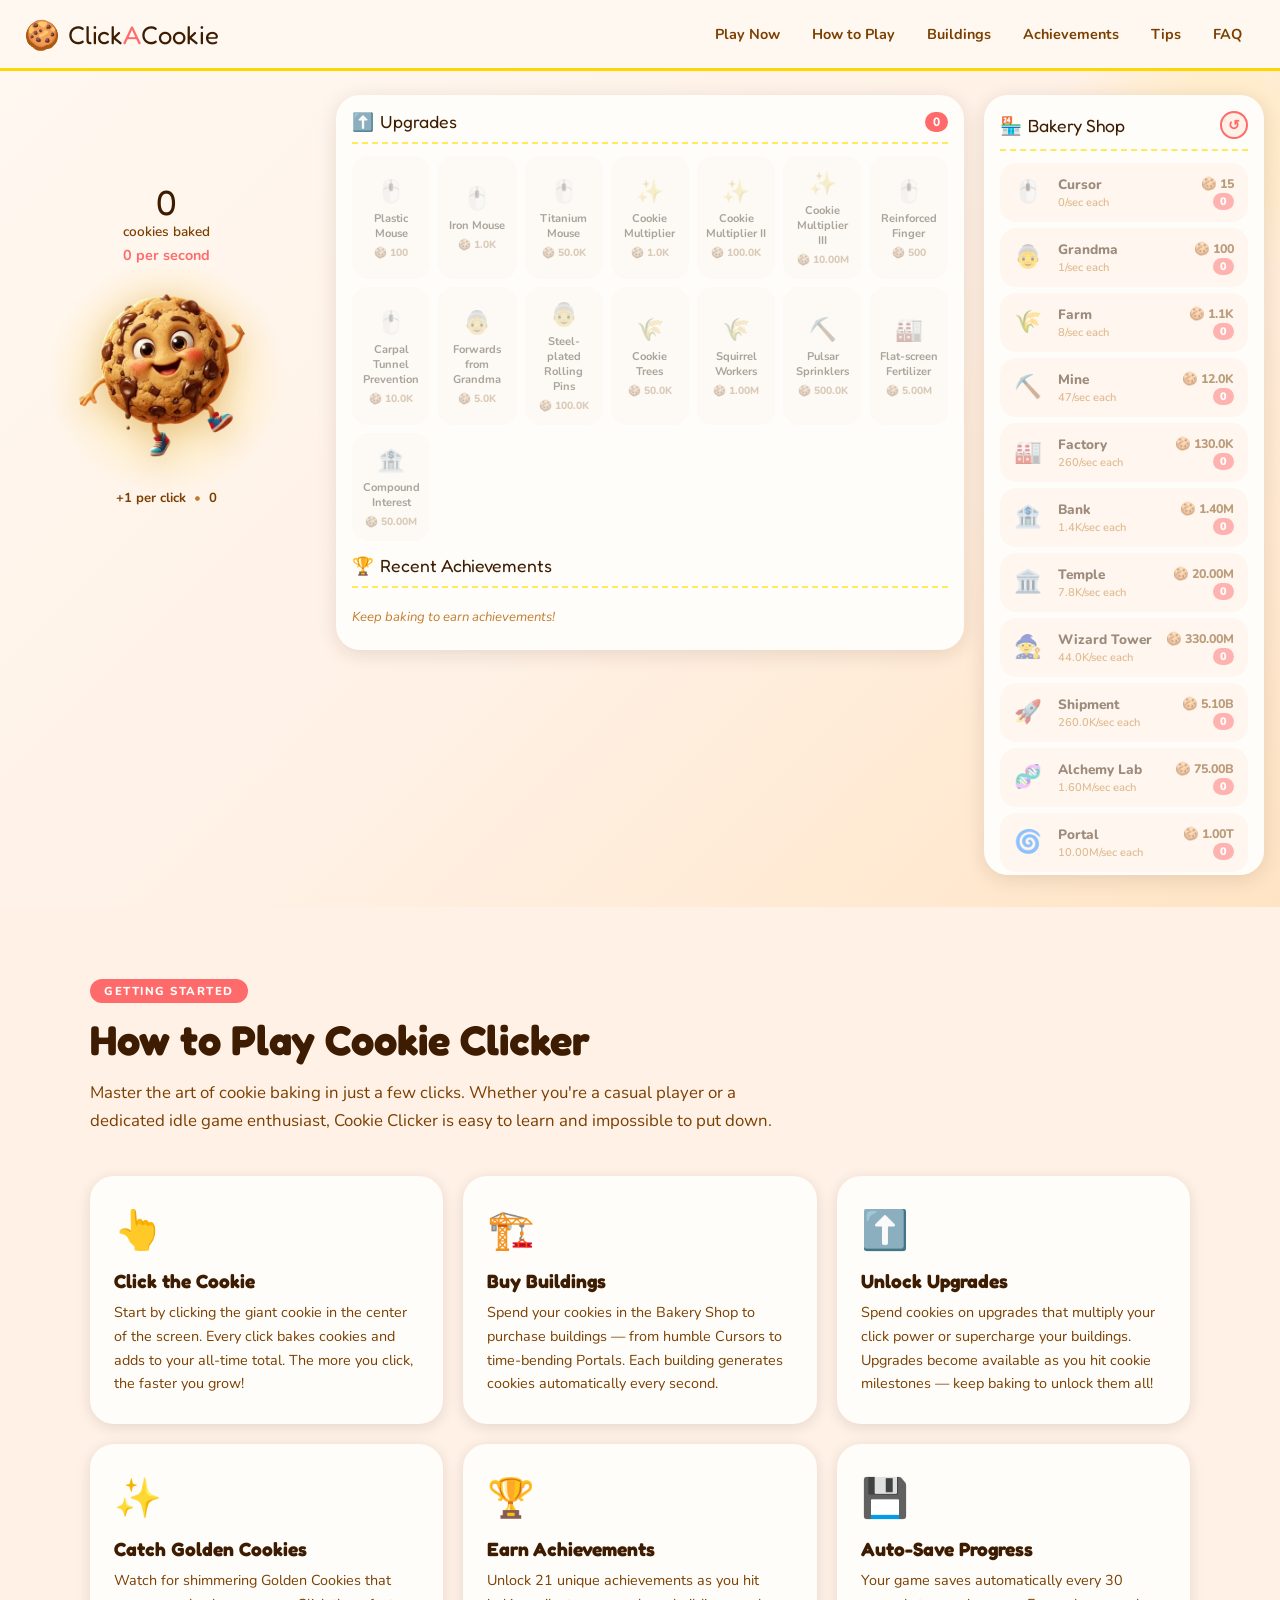
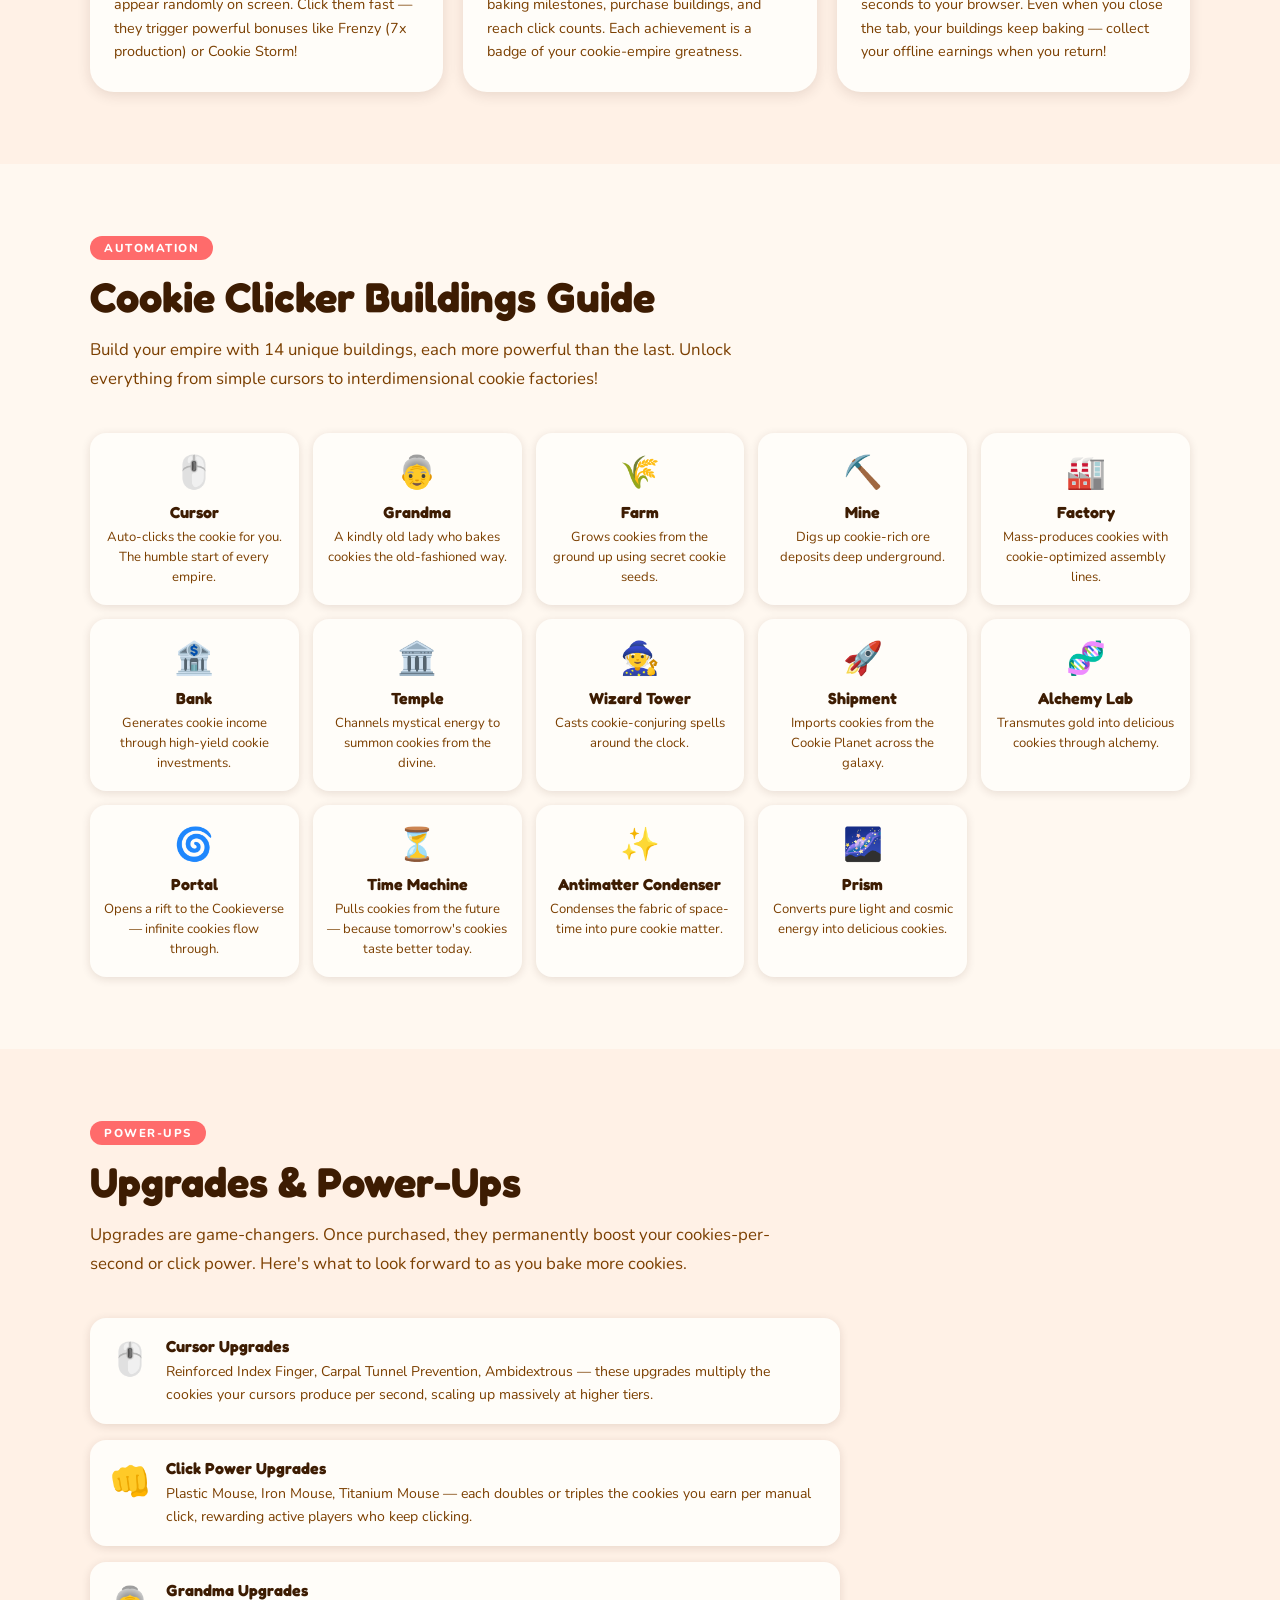
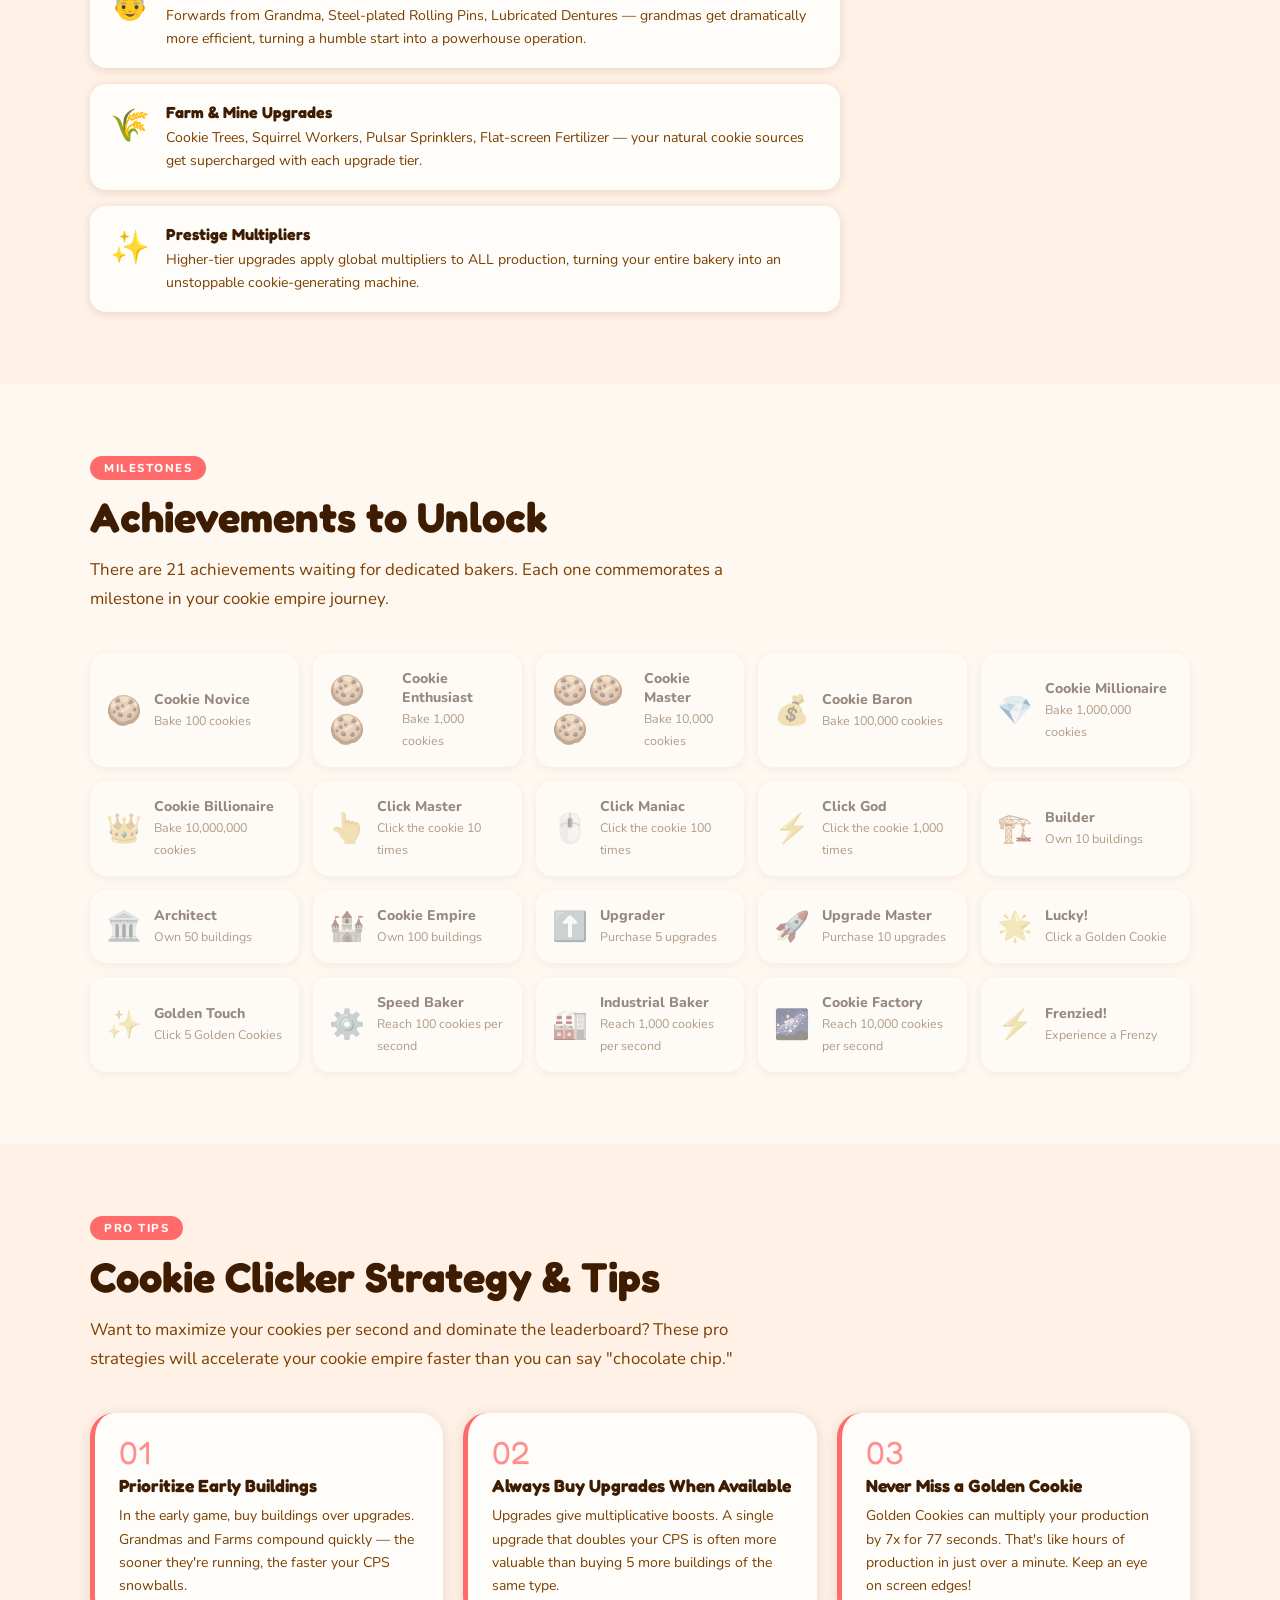
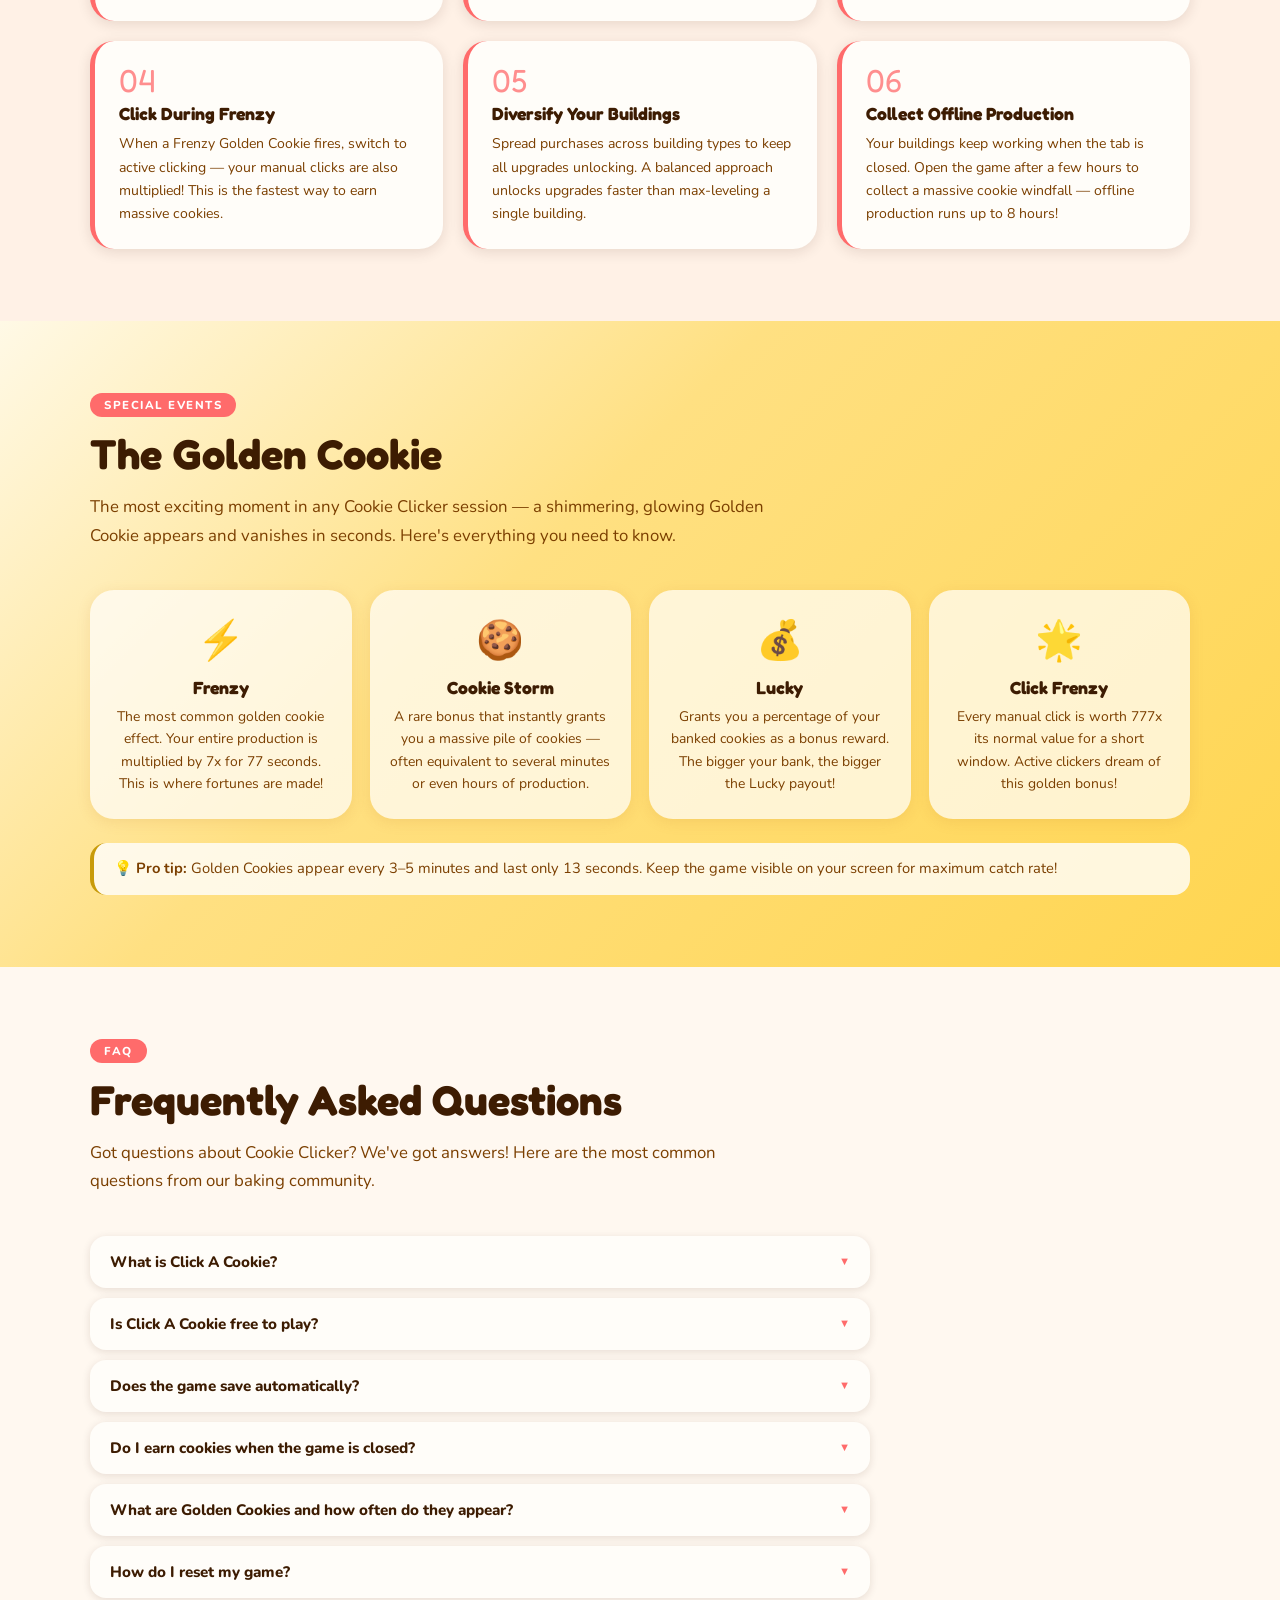
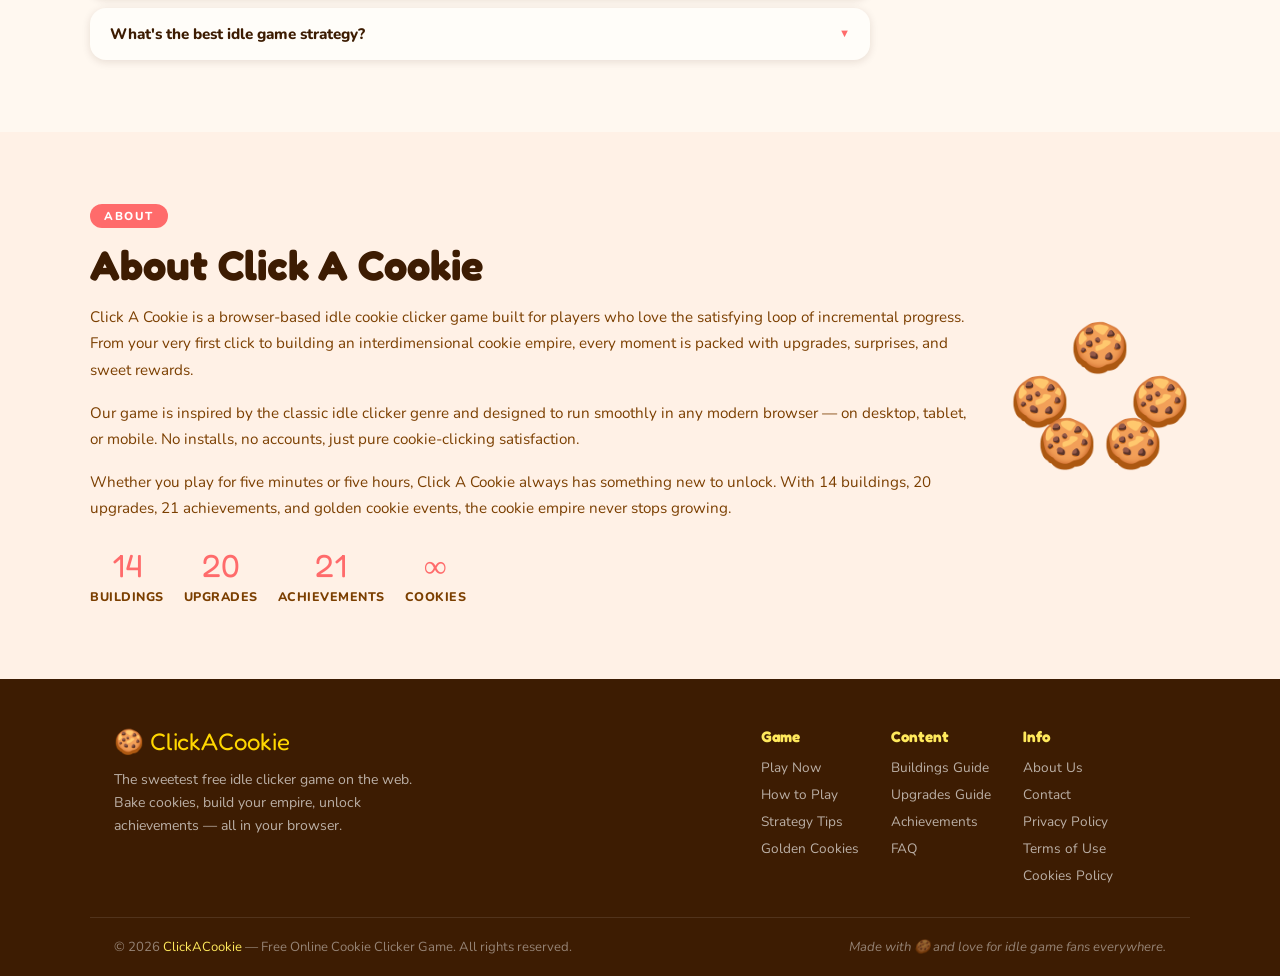
<file: index.html>
<!DOCTYPE html>
<html lang="en">
<head>
  <!-- Google tag (gtag.js) -->
<script async src="https://www.googletagmanager.com/gtag/js?id=G-NMZQP5T8FH"></script>
<script>
  window.dataLayer = window.dataLayer || [];
  function gtag(){dataLayer.push(arguments);}
  gtag('js', new Date());

  gtag('config', 'G-NMZQP5T8FH');
</script>
  <meta charset="UTF-8" />
  <meta name="viewport" content="width=device-width, initial-scale=1.0" />
  <title>Cookie Clicker – Click A Cookie | Free Online Idle Clicker Game</title>
  <meta name="description" content="Play Cookie Clicker free online at ClickACookie! Bake millions of cookies, unlock upgrades, buy buildings, discover achievements, and dominate the cookie empire. The ultimate idle clicker game!" />
  <meta name="keywords" content="cookie clicker, click a cookie, idle clicker game, baking game, cookie game online, free clicker game, cookie empire, idle game, incremental game, cookie clicker unblocked" />
  <meta name="author" content="ClickACookie" />
  <meta name="robots" content="index, follow" />
  <link rel="canonical" href="https://clickacookie.github.io/" />
  <link rel="icon" type="image/png" sizes="32x32" href="/favicon.png">

  <!-- Open Graph -->
  <meta property="og:type" content="website" />
  <meta property="og:url" content="https://clickacookie.github.io/" />
  <meta property="og:title" content="Cookie Clicker – Click A Cookie | Free Online Idle Game" />
  <meta property="og:description" content="Bake billions of cookies in the most addictive idle clicker game! Unlock 14 buildings, 20+ upgrades, and 21 achievements. Play free now!" />
  <meta property="og:image" content="https://clickacookie.github.io/og-image.webp" />
  <meta name="twitter:card" content="summary_large_image" />
  <meta name="twitter:title" content="Cookie Clicker – Click A Cookie" />
  <meta name="twitter:description" content="The ultimate free online cookie clicker idle game. Bake, upgrade, and build your cookie empire!" />

  <!-- Schema Markup -->
  <script type="application/ld+json">
  {
    "@context": "https://schema.org",
    "@type": "VideoGame",
    "name": "Cookie Clicker – Click A Cookie",
    "image": "https://clickacookie.github.io/cookie.webp",
    "description": "A free online idle clicker game where you bake cookies by clicking and purchase buildings and upgrades to automate your cookie production.",
    "url": "https://clickacookie.github.io/",
    "genre": ["Idle Game", "Clicker Game", "Incremental Game"],
    "gamePlatform": "Web Browser",
    "applicationCategory": "Game",
    "operatingSystem": "Any",
    "offers": {
      "@type": "Offer",
      "price": "0",
      "priceCurrency": "USD"
    },
    "publisher": {
      "@type": "Organization",
      "name": "ClickACookie"
    }
  }
  </script>

  <link rel="preconnect" href="https://fonts.googleapis.com" />
  <link rel="preconnect" href="https://fonts.gstatic.com" crossorigin />
  <link href="https://fonts.googleapis.com/css2?family=Fredoka+One&family=Nunito:wght@400;600;700;800&display=swap" rel="stylesheet" />
  <link rel="stylesheet" href="css/style.css" />
</head>
<body>

  <div id="header-placeholder"></div>

  <!-- HERO / GAME SECTION -->
  <section id="game-section" class="game-section">
    <div class="game-container">

      <!-- Left Panel: Cookie -->
      <div class="left-panel">
        <div class="cookie-stats">
          <div class="cookie-count" id="cookie-count">0</div>
          <div class="cookie-label">cookies baked</div>
          <div class="cps-display" id="cps-display">0 per second</div>
        </div>

        <div class="cookie-wrapper">
          <div class="cookie-glow" id="cookie-glow"></div>
          <img
            src="cookie.webp"
            alt="Click the cookie to bake cookies"
            id="main-cookie"
            class="main-cookie"
            draggable="false"
          />
          <div id="click-particles"></div>
        </div>

        <div class="click-stats">
          <span id="click-power-display">+1 per click</span>
          <span class="stat-sep">•</span>
          <span id="total-baked-display">0 all time</span>
        </div>

        <!-- Golden Cookie -->
        <div id="golden-cookie" class="golden-cookie hidden" title="Golden Cookie! Click fast!">🍪</div>
      </div>

      <!-- Middle Panel: Upgrades -->
      <div class="middle-panel">
        <div class="panel-header">
          <span class="panel-icon">⬆️</span> Upgrades
          <span class="upgrade-count" id="upgrade-count">0</span>
        </div>
        <div class="upgrades-grid" id="upgrades-grid"></div>

        <!-- Achievements mini strip -->
        <div class="panel-header" style="margin-top:14px;">
          <span class="panel-icon">🏆</span> Recent Achievements
        </div>
        <div class="achievements-strip" id="achievements-strip">
          <div class="ach-empty">Keep baking to earn achievements!</div>
        </div>
      </div>

      <!-- Right Panel: Buildings / Shop -->
      <div class="right-panel">
        <div class="panel-header">
          <span class="panel-icon">🏪</span> Bakery Shop
          <button id="reset-btn" class="reset-btn" title="Reset game">↺</button>
        </div>
        <div class="buildings-list" id="buildings-list"></div>
      </div>

    </div>

    <!-- Notification Toast -->
    <div id="toast" class="toast hidden"></div>
  </section>

  <!-- SECTION: How to Play -->
  <section id="how-to-play" class="content-section alt-bg">
    <div class="section-inner">
      <div class="section-tag">Getting Started</div>
      <h2 class="section-title">How to Play Cookie Clicker</h2>
      <p class="section-intro">Master the art of cookie baking in just a few clicks. Whether you're a casual player or a dedicated idle game enthusiast, Cookie Clicker is easy to learn and impossible to put down.</p>
      <div class="steps-grid">
        <div class="step-card">
          <div class="step-emoji">👆</div>
          <h3>Click the Cookie</h3>
          <p>Start by clicking the giant cookie in the center of the screen. Every click bakes cookies and adds to your all-time total. The more you click, the faster you grow!</p>
        </div>
        <div class="step-card">
          <div class="step-emoji">🏗️</div>
          <h3>Buy Buildings</h3>
          <p>Spend your cookies in the Bakery Shop to purchase buildings — from humble Cursors to time-bending Portals. Each building generates cookies automatically every second.</p>
        </div>
        <div class="step-card">
          <div class="step-emoji">⬆️</div>
          <h3>Unlock Upgrades</h3>
          <p>Spend cookies on upgrades that multiply your click power or supercharge your buildings. Upgrades become available as you hit cookie milestones — keep baking to unlock them all!</p>
        </div>
        <div class="step-card">
          <div class="step-emoji">✨</div>
          <h3>Catch Golden Cookies</h3>
          <p>Watch for shimmering Golden Cookies that appear randomly on screen. Click them fast — they trigger powerful bonuses like Frenzy (7x production) or Cookie Storm!</p>
        </div>
        <div class="step-card">
          <div class="step-emoji">🏆</div>
          <h3>Earn Achievements</h3>
          <p>Unlock 21 unique achievements as you hit baking milestones, purchase buildings, and reach click counts. Each achievement is a badge of your cookie-empire greatness.</p>
        </div>
        <div class="step-card">
          <div class="step-emoji">💾</div>
          <h3>Auto-Save Progress</h3>
          <p>Your game saves automatically every 30 seconds to your browser. Even when you close the tab, your buildings keep baking — collect your offline earnings when you return!</p>
        </div>
      </div>
    </div>
  </section>

  <!-- SECTION: Buildings -->
  <section id="buildings-section" class="content-section">
    <div class="section-inner">
      <div class="section-tag">Automation</div>
      <h2 class="section-title">Cookie Clicker Buildings Guide</h2>
      <p class="section-intro">Build your empire with 14 unique buildings, each more powerful than the last. Unlock everything from simple cursors to interdimensional cookie factories!</p>
      <div class="buildings-info-grid">
        <div class="building-info-card">
          <span class="bi-icon">🖱️</span>
          <strong>Cursor</strong>
          <p>Auto-clicks the cookie for you. The humble start of every empire.</p>
        </div>
        <div class="building-info-card">
          <span class="bi-icon">👵</span>
          <strong>Grandma</strong>
          <p>A kindly old lady who bakes cookies the old-fashioned way.</p>
        </div>
        <div class="building-info-card">
          <span class="bi-icon">🌾</span>
          <strong>Farm</strong>
          <p>Grows cookies from the ground up using secret cookie seeds.</p>
        </div>
        <div class="building-info-card">
          <span class="bi-icon">⛏️</span>
          <strong>Mine</strong>
          <p>Digs up cookie-rich ore deposits deep underground.</p>
        </div>
        <div class="building-info-card">
          <span class="bi-icon">🏭</span>
          <strong>Factory</strong>
          <p>Mass-produces cookies with cookie-optimized assembly lines.</p>
        </div>
        <div class="building-info-card">
          <span class="bi-icon">🏦</span>
          <strong>Bank</strong>
          <p>Generates cookie income through high-yield cookie investments.</p>
        </div>
        <div class="building-info-card">
          <span class="bi-icon">🏛️</span>
          <strong>Temple</strong>
          <p>Channels mystical energy to summon cookies from the divine.</p>
        </div>
        <div class="building-info-card">
          <span class="bi-icon">🧙</span>
          <strong>Wizard Tower</strong>
          <p>Casts cookie-conjuring spells around the clock.</p>
        </div>
        <div class="building-info-card">
          <span class="bi-icon">🚀</span>
          <strong>Shipment</strong>
          <p>Imports cookies from the Cookie Planet across the galaxy.</p>
        </div>
        <div class="building-info-card">
          <span class="bi-icon">🧬</span>
          <strong>Alchemy Lab</strong>
          <p>Transmutes gold into delicious cookies through alchemy.</p>
        </div>
        <div class="building-info-card">
          <span class="bi-icon">🌀</span>
          <strong>Portal</strong>
          <p>Opens a rift to the Cookieverse — infinite cookies flow through.</p>
        </div>
        <div class="building-info-card">
          <span class="bi-icon">⏳</span>
          <strong>Time Machine</strong>
          <p>Pulls cookies from the future — because tomorrow's cookies taste better today.</p>
        </div>
        <div class="building-info-card">
          <span class="bi-icon">✨</span>
          <strong>Antimatter Condenser</strong>
          <p>Condenses the fabric of space-time into pure cookie matter.</p>
        </div>
        <div class="building-info-card">
          <span class="bi-icon">🌌</span>
          <strong>Prism</strong>
          <p>Converts pure light and cosmic energy into delicious cookies.</p>
        </div>
      </div>
    </div>
  </section>

  <!-- SECTION: Upgrades Guide -->
  <section id="upgrades-section" class="content-section alt-bg">
    <div class="section-inner">
      <div class="section-tag">Power-Ups</div>
      <h2 class="section-title">Upgrades & Power-Ups</h2>
      <p class="section-intro">Upgrades are game-changers. Once purchased, they permanently boost your cookies-per-second or click power. Here's what to look forward to as you bake more cookies.</p>
      <div class="upgrades-info-list">
        <div class="upgrade-info-row">
          <div class="uir-icon">🖱️</div>
          <div class="uir-content">
            <strong>Cursor Upgrades</strong>
            <p>Reinforced Index Finger, Carpal Tunnel Prevention, Ambidextrous — these upgrades multiply the cookies your cursors produce per second, scaling up massively at higher tiers.</p>
          </div>
        </div>
        <div class="upgrade-info-row">
          <div class="uir-icon">👊</div>
          <div class="uir-content">
            <strong>Click Power Upgrades</strong>
            <p>Plastic Mouse, Iron Mouse, Titanium Mouse — each doubles or triples the cookies you earn per manual click, rewarding active players who keep clicking.</p>
          </div>
        </div>
        <div class="upgrade-info-row">
          <div class="uir-icon">👵</div>
          <div class="uir-content">
            <strong>Grandma Upgrades</strong>
            <p>Forwards from Grandma, Steel-plated Rolling Pins, Lubricated Dentures — grandmas get dramatically more efficient, turning a humble start into a powerhouse operation.</p>
          </div>
        </div>
        <div class="upgrade-info-row">
          <div class="uir-icon">🌾</div>
          <div class="uir-content">
            <strong>Farm & Mine Upgrades</strong>
            <p>Cookie Trees, Squirrel Workers, Pulsar Sprinklers, Flat-screen Fertilizer — your natural cookie sources get supercharged with each upgrade tier.</p>
          </div>
        </div>
        <div class="upgrade-info-row">
          <div class="uir-icon">✨</div>
          <div class="uir-content">
            <strong>Prestige Multipliers</strong>
            <p>Higher-tier upgrades apply global multipliers to ALL production, turning your entire bakery into an unstoppable cookie-generating machine.</p>
          </div>
        </div>
      </div>
    </div>
  </section>

  <!-- SECTION: Achievements -->
  <section id="achievements-section" class="content-section">
    <div class="section-inner">
      <div class="section-tag">Milestones</div>
      <h2 class="section-title">Achievements to Unlock</h2>
      <p class="section-intro">There are 21 achievements waiting for dedicated bakers. Each one commemorates a milestone in your cookie empire journey.</p>
      <div class="ach-preview-grid" id="ach-preview-grid"></div>
    </div>
  </section>

  <!-- SECTION: Tips & Strategy -->
  <section id="tips-section" class="content-section alt-bg">
    <div class="section-inner">
      <div class="section-tag">Pro Tips</div>
      <h2 class="section-title">Cookie Clicker Strategy & Tips</h2>
      <p class="section-intro">Want to maximize your cookies per second and dominate the leaderboard? These pro strategies will accelerate your cookie empire faster than you can say "chocolate chip."</p>
      <div class="tips-grid">
        <div class="tip-card">
          <div class="tip-number">01</div>
          <h3>Prioritize Early Buildings</h3>
          <p>In the early game, buy buildings over upgrades. Grandmas and Farms compound quickly — the sooner they're running, the faster your CPS snowballs.</p>
        </div>
        <div class="tip-card">
          <div class="tip-number">02</div>
          <h3>Always Buy Upgrades When Available</h3>
          <p>Upgrades give multiplicative boosts. A single upgrade that doubles your CPS is often more valuable than buying 5 more buildings of the same type.</p>
        </div>
        <div class="tip-card">
          <div class="tip-number">03</div>
          <h3>Never Miss a Golden Cookie</h3>
          <p>Golden Cookies can multiply your production by 7x for 77 seconds. That's like hours of production in just over a minute. Keep an eye on screen edges!</p>
        </div>
        <div class="tip-card">
          <div class="tip-number">04</div>
          <h3>Click During Frenzy</h3>
          <p>When a Frenzy Golden Cookie fires, switch to active clicking — your manual clicks are also multiplied! This is the fastest way to earn massive cookies.</p>
        </div>
        <div class="tip-card">
          <div class="tip-number">05</div>
          <h3>Diversify Your Buildings</h3>
          <p>Spread purchases across building types to keep all upgrades unlocking. A balanced approach unlocks upgrades faster than max-leveling a single building.</p>
        </div>
        <div class="tip-card">
          <div class="tip-number">06</div>
          <h3>Collect Offline Production</h3>
          <p>Your buildings keep working when the tab is closed. Open the game after a few hours to collect a massive cookie windfall — offline production runs up to 8 hours!</p>
        </div>
      </div>
    </div>
  </section>

  <!-- SECTION: Golden Cookie Guide -->
  <section id="golden-section" class="content-section golden-bg">
    <div class="section-inner">
      <div class="section-tag">Special Events</div>
      <h2 class="section-title">The Golden Cookie</h2>
      <p class="section-intro">The most exciting moment in any Cookie Clicker session — a shimmering, glowing Golden Cookie appears and vanishes in seconds. Here's everything you need to know.</p>
      <div class="golden-grid">
        <div class="golden-info-card">
          <div class="gi-icon">⚡</div>
          <h3>Frenzy</h3>
          <p>The most common golden cookie effect. Your entire production is multiplied by 7x for 77 seconds. This is where fortunes are made!</p>
        </div>
        <div class="golden-info-card">
          <div class="gi-icon">🍪</div>
          <h3>Cookie Storm</h3>
          <p>A rare bonus that instantly grants you a massive pile of cookies — often equivalent to several minutes or even hours of production.</p>
        </div>
        <div class="golden-info-card">
          <div class="gi-icon">💰</div>
          <h3>Lucky</h3>
          <p>Grants you a percentage of your banked cookies as a bonus reward. The bigger your bank, the bigger the Lucky payout!</p>
        </div>
        <div class="golden-info-card">
          <div class="gi-icon">🌟</div>
          <h3>Click Frenzy</h3>
          <p>Every manual click is worth 777x its normal value for a short window. Active clickers dream of this golden bonus!</p>
        </div>
      </div>
      <p class="golden-tip">💡 <strong>Pro tip:</strong> Golden Cookies appear every 3–5 minutes and last only 13 seconds. Keep the game visible on your screen for maximum catch rate!</p>
    </div>
  </section>

  <!-- SECTION: FAQ -->
  <section id="faq-section" class="content-section">
    <div class="section-inner">
      <div class="section-tag">FAQ</div>
      <h2 class="section-title">Frequently Asked Questions</h2>
      <p class="section-intro">Got questions about Cookie Clicker? We've got answers! Here are the most common questions from our baking community.</p>
      <div class="faq-list">
        <div class="faq-item">
          <button class="faq-q" onclick="toggleFaq(this)">
            What is Click A Cookie? <span class="faq-arrow">▼</span>
          </button>
          <div class="faq-a">
            <p>Click A Cookie is a free online idle/incremental game where your goal is to bake as many cookies as possible. You start by clicking a giant cookie, then use the cookies you earn to buy buildings that automatically produce more cookies. The game features upgrades, achievements, golden cookie events, and offline production — there's always something new to unlock!</p>
          </div>
        </div>
        <div class="faq-item">
          <button class="faq-q" onclick="toggleFaq(this)">
            Is Click A Cookie free to play? <span class="faq-arrow">▼</span>
          </button>
          <div class="faq-a">
            <p>Yes! Click A Cookie is 100% free to play, with no downloads, no accounts, and no purchases required. Just open the page in any browser and start baking. Your progress is saved automatically in your browser's local storage.</p>
          </div>
        </div>
        <div class="faq-item">
          <button class="faq-q" onclick="toggleFaq(this)">
            Does the game save automatically? <span class="faq-arrow">▼</span>
          </button>
          <div class="faq-a">
            <p>Absolutely. Your game saves every 30 seconds automatically to your browser's localStorage. You can close the tab and your progress will be waiting when you return. Note that clearing browser data or using private/incognito mode will erase your save.</p>
          </div>
        </div>
        <div class="faq-item">
          <button class="faq-q" onclick="toggleFaq(this)">
            Do I earn cookies when the game is closed? <span class="faq-arrow">▼</span>
          </button>
          <div class="faq-a">
            <p>Yes! Offline production means your buildings keep baking even when you close the tab. When you return, you'll receive up to 8 hours of accumulated cookies based on your current CPS. The longer you're away (up to the cap), the bigger the welcome-back bonus!</p>
          </div>
        </div>
        <div class="faq-item">
          <button class="faq-q" onclick="toggleFaq(this)">
            What are Golden Cookies and how often do they appear? <span class="faq-arrow">▼</span>
          </button>
          <div class="faq-a">
            <p>Golden Cookies are special shimmering cookies that appear randomly on screen. They trigger powerful bonuses like Frenzy (7x production for 77 seconds), Cookie Storm (instant cookie windfall), or Lucky (percentage of your cookies as bonus). They appear every 3–5 minutes and disappear after 13 seconds, so act fast!</p>
          </div>
        </div>
        <div class="faq-item">
          <button class="faq-q" onclick="toggleFaq(this)">
            How do I reset my game? <span class="faq-arrow">▼</span>
          </button>
          <div class="faq-a">
            <p>Use the reset button (↺) in the top-right of the Shop panel. This will wipe all your progress and start fresh. Be careful — there's no undo! The reset is useful if you want to try a different strategy or start a fresh run.</p>
          </div>
        </div>
        <div class="faq-item">
          <button class="faq-q" onclick="toggleFaq(this)">
            What's the best idle game strategy? <span class="faq-arrow">▼</span>
          </button>
          <div class="faq-a">
            <p>The best idle strategy is to balance active buying with passive production. In early game, buy every new building type as soon as you can afford it. In mid-game, prioritize upgrades over redundant buildings. In late game, chase the highest-tier buildings and let golden cookie bonuses do the heavy lifting.</p>
          </div>
        </div>
      </div>
    </div>
  </section>

  <!-- SECTION: About -->
  <section id="about-section" class="content-section alt-bg">
    <div class="section-inner about-inner">
      <div class="about-text">
        <div class="section-tag">About</div>
        <h2 class="section-title">About Click A Cookie</h2>
        <p>Click A Cookie is a browser-based idle cookie clicker game built for players who love the satisfying loop of incremental progress. From your very first click to building an interdimensional cookie empire, every moment is packed with upgrades, surprises, and sweet rewards.</p>
        <p>Our game is inspired by the classic idle clicker genre and designed to run smoothly in any modern browser — on desktop, tablet, or mobile. No installs, no accounts, just pure cookie-clicking satisfaction.</p>
        <p>Whether you play for five minutes or five hours, Click A Cookie always has something new to unlock. With 14 buildings, 20 upgrades, 21 achievements, and golden cookie events, the cookie empire never stops growing.</p>
        <div class="about-stats">
          <div class="about-stat"><span class="as-num">14</span><span class="as-label">Buildings</span></div>
          <div class="about-stat"><span class="as-num">20</span><span class="as-label">Upgrades</span></div>
          <div class="about-stat"><span class="as-num">21</span><span class="as-label">Achievements</span></div>
          <div class="about-stat"><span class="as-num">∞</span><span class="as-label">Cookies</span></div>
        </div>
      </div>
      <div class="about-visual">
        <div class="cookie-stack">
          <div class="cs-cookie cs1">🍪</div>
          <div class="cs-cookie cs2">🍪</div>
          <div class="cs-cookie cs3">🍪</div>
          <div class="cs-cookie cs4">🍪</div>
          <div class="cs-cookie cs5">🍪</div>
        </div>
      </div>
    </div>
  </section>

  <div id="footer-placeholder"></div>

  <!-- Achievement Toast -->
  <div id="ach-toast" class="ach-toast hidden">
    <div class="ach-toast-inner">
      <span class="ach-toast-icon" id="ach-toast-icon">🏆</span>
      <div>
        <div class="ach-toast-title">Achievement Unlocked!</div>
        <div class="ach-toast-name" id="ach-toast-name"></div>
      </div>
    </div>
  </div>

  <script src="js/header.js"></script>
  <script src="js/footer.js"></script>
  <script src="js/game.js"></script>
</body>
</html>
</file>
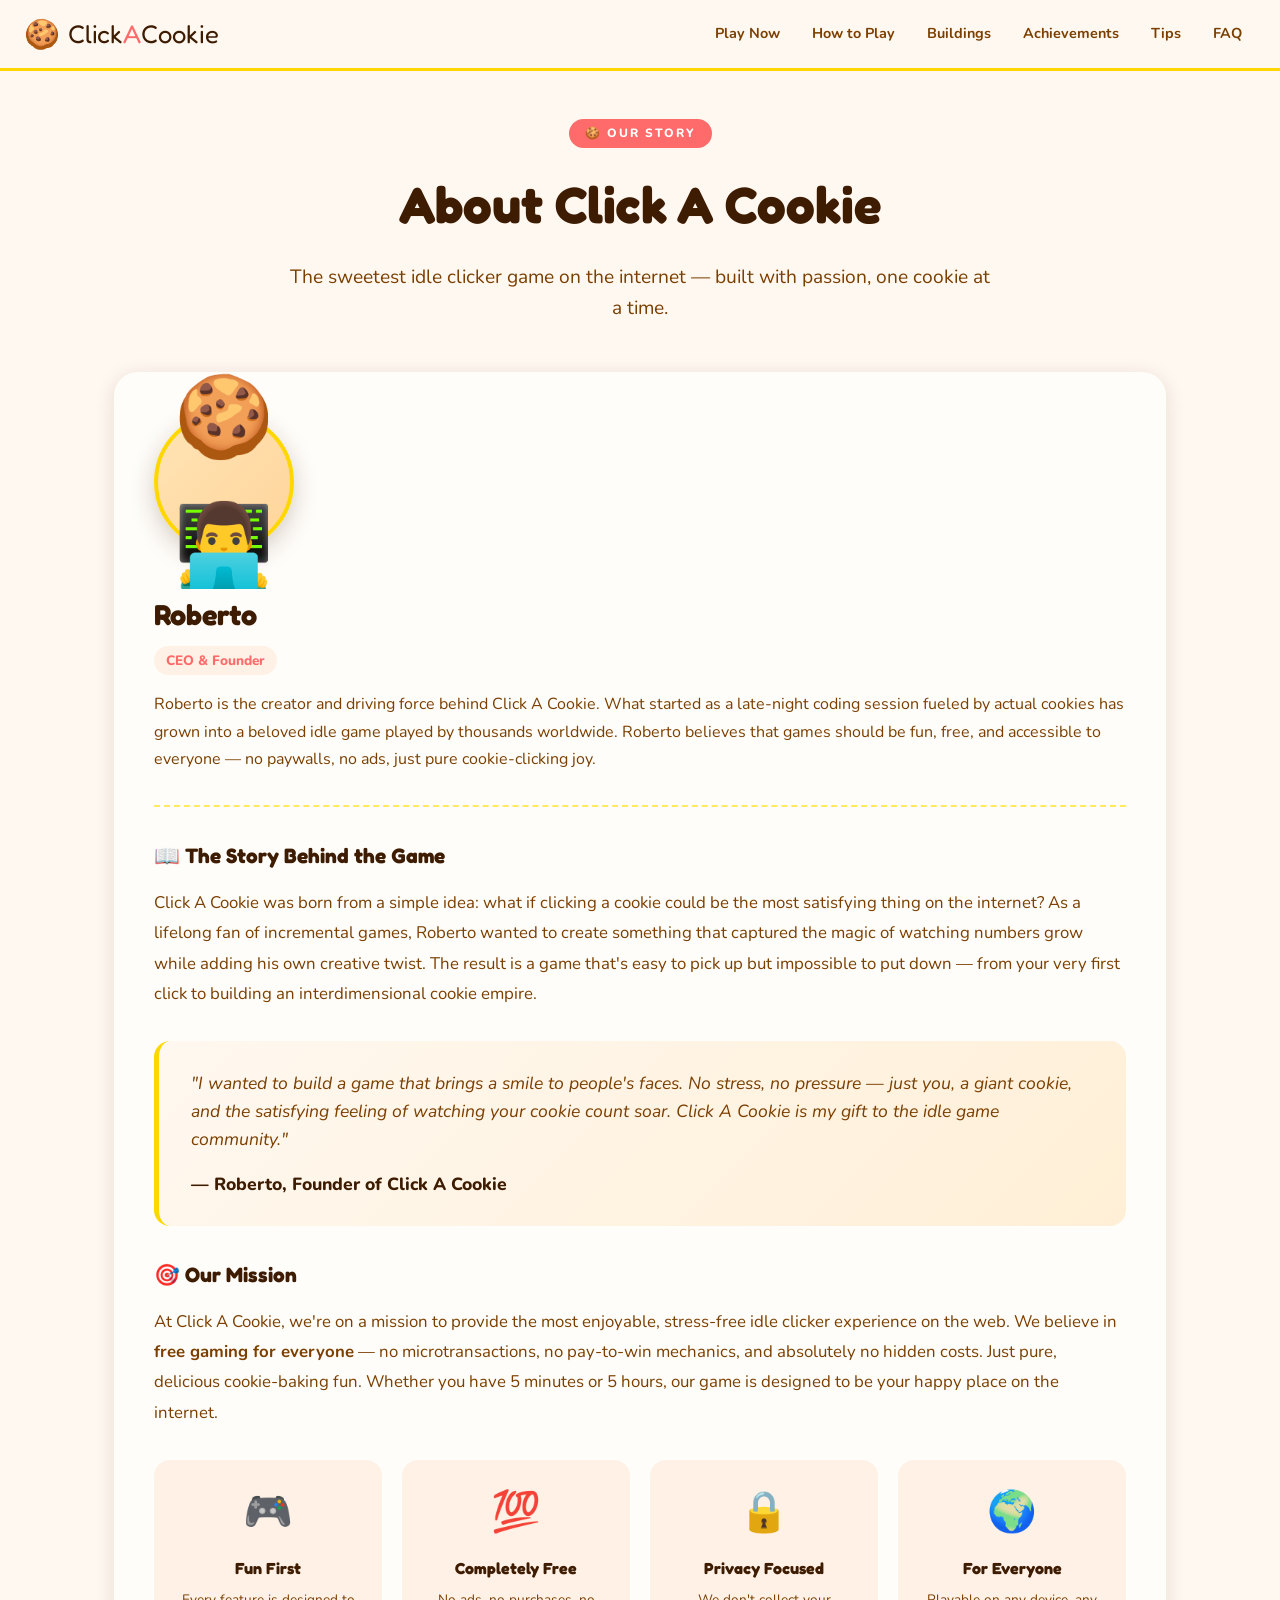
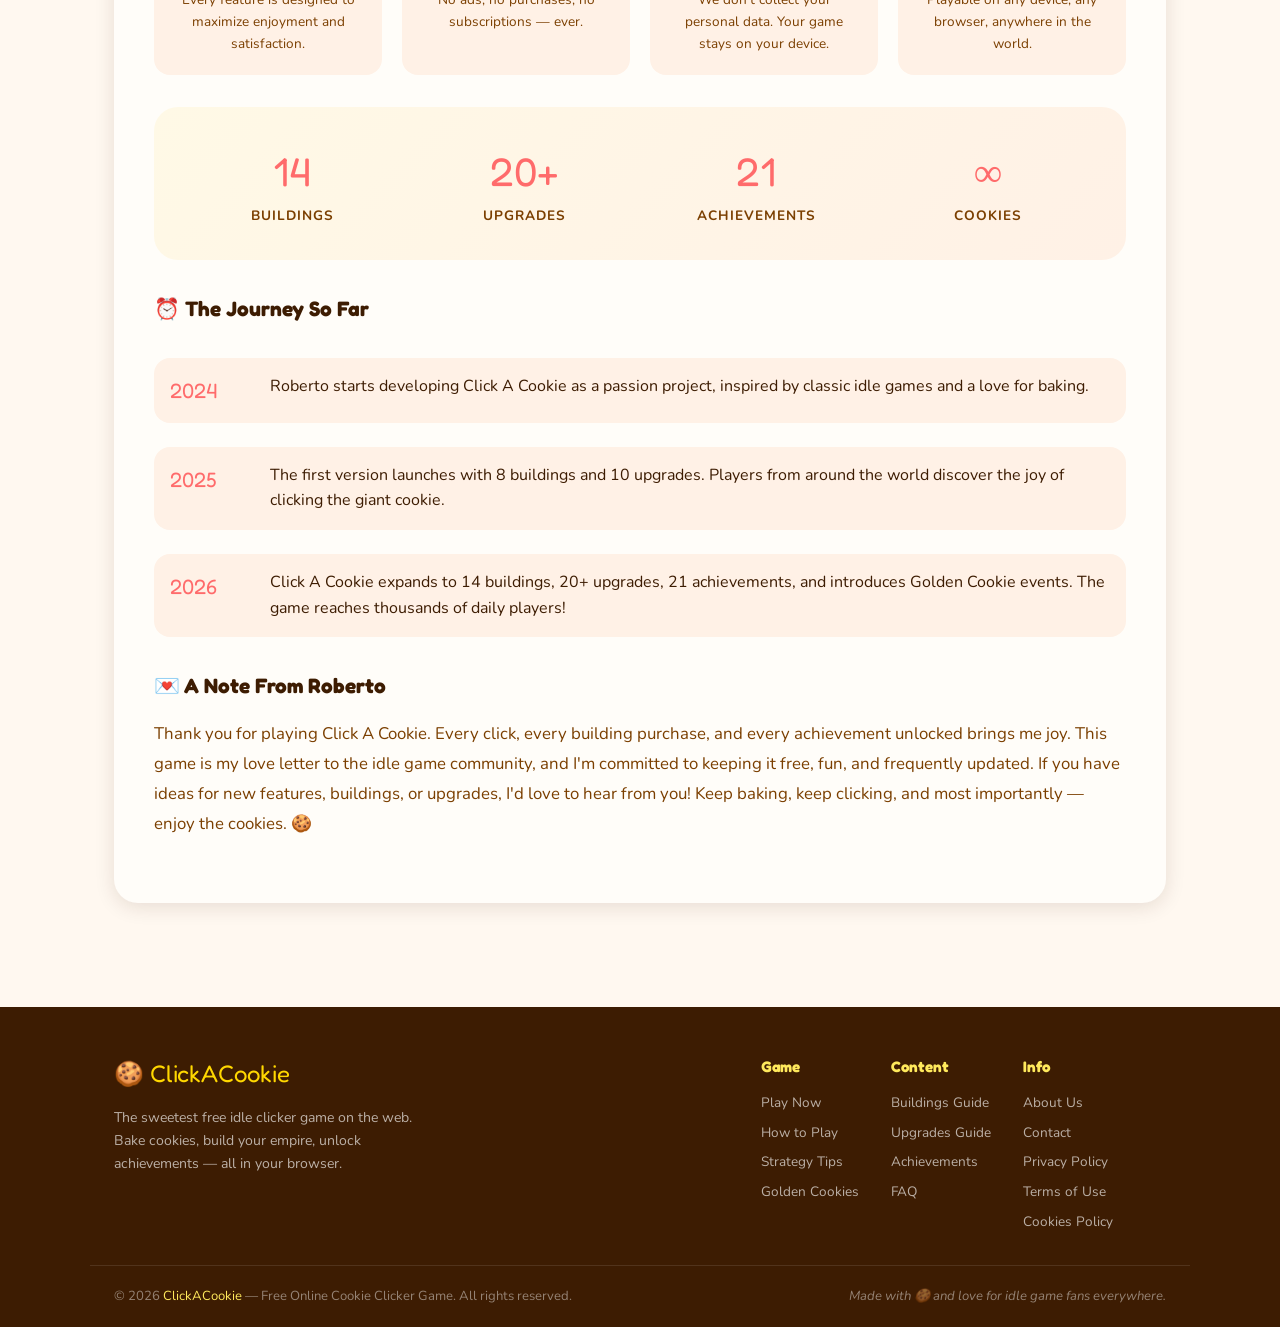
<file: about.html>
<!DOCTYPE html>
<html lang="en">
<head>
  <meta charset="UTF-8" />
  <meta name="viewport" content="width=device-width, initial-scale=1.0" />
  <title>About Us – Click A Cookie | The Story Behind the Game</title>
  <meta name="description" content="Learn about Click A Cookie – the free online idle clicker game created by Roberto. Discover our mission, the story behind the game, and why we love cookies!" />
  <meta name="robots" content="index, follow" />
  <link rel="canonical" href="https://clickacookie.github.io/about" />
  <link rel="icon" type="image/png" sizes="32x32" href="/favicon.png">
  <link rel="stylesheet" href="css/style.css" />

  <!-- Open Graph -->
  <meta property="og:type" content="website" />
  <meta property="og:url" content="https://clickacookie.github.io/about" />
  <meta property="og:title" content="About Click A Cookie – The Cookie Empire Story" />
  <meta property="og:description" content="Meet Roberto, the founder of Click A Cookie. Learn how this addictive idle clicker game was born from a simple love of cookies and incremental games." />
  <meta property="og:image" content="https://clickacookie.github.io/og-image.png" />

  <link rel="preconnect" href="https://fonts.googleapis.com" />
  <link rel="preconnect" href="https://fonts.gstatic.com" crossorigin />
  <link href="https://fonts.googleapis.com/css2?family=Fredoka+One&family=Nunito:wght@400;600;700;800&display=swap" rel="stylesheet" />
  <style>
    :root {
      --cream:       #FFF8F0;
      --cream-alt:   #FFF1E6;
      --warm-white:  #FFFDF9;
      --brown-dark:  #3D1C02;
      --brown-mid:   #7B3F00;
      --brown-light: #C47B2B;
      --coral:       #FF6B6B;
      --coral-light: #FF8E8E;
      --pink:        #FF8DC7;
      --gold:        #FFD700;
      --gold-light:  #FFE95C;
      --gold-dark:   #C89B0A;
      --green:       #4CAF50;
      --purple:      #9C27B0;
      --blue:        #4FC3F7;
      --shadow:      rgba(61,28,2,0.12);
      --shadow-lg:   rgba(61,28,2,0.22);
      --radius-sm:   8px;
      --radius-md:   16px;
      --radius-lg:   24px;
      --font-display: 'Fredoka One', cursive;
      --font-body:    'Nunito', sans-serif;
    }

    * { margin: 0; padding: 0; box-sizing: border-box; }
    body {
      font-family: var(--font-body);
      background: var(--cream);
      color: var(--brown-dark);
      line-height: 1.6;
    }
    a { text-decoration: none; color: var(--coral); transition: color 0.2s; }
    a:hover { color: var(--gold-dark); }

    .site-header {
      position: sticky;
      top: 0;
      z-index: 1000;
      background: var(--cream);
      border-bottom: 3px solid var(--gold);
    }
    .header-inner {
      max-width: 1300px;
      margin: 0 auto;
      padding: 0 24px;
      height: 68px;
      display: flex;
      align-items: center;
      justify-content: space-between;
    }
    .logo {
      display: flex;
      align-items: center;
      gap: 8px;
      font-family: var(--font-display);
      font-size: 1.6rem;
      color: var(--brown-dark);
    }
    .logo-icon { font-size: 1.8rem; animation: spin-slow 8s linear infinite; display: inline-block; }
    .logo-accent { color: var(--coral); }
    .back-link {
      background: var(--cream-alt);
      padding: 8px 18px;
      border-radius: 30px;
      font-weight: 700;
      color: var(--brown-mid);
      transition: all 0.2s;
    }
    .back-link:hover {
      background: var(--coral);
      color: white;
    }

    .about-container {
      max-width: 1100px;
      margin: 0 auto;
      padding: 48px 24px 72px;
    }

    /* Hero Section */
    .about-hero {
      text-align: center;
      margin-bottom: 48px;
    }
    .about-badge {
      display: inline-block;
      background: var(--coral);
      color: white;
      font-size: 0.75rem;
      font-weight: 800;
      text-transform: uppercase;
      letter-spacing: 2px;
      padding: 5px 16px;
      border-radius: 30px;
      margin-bottom: 16px;
    }
    h1 {
      font-family: var(--font-display);
      font-size: clamp(2rem, 5vw, 3.2rem);
      color: var(--brown-dark);
      margin-bottom: 16px;
    }
    .hero-subtitle {
      font-size: 1.2rem;
      color: var(--brown-mid);
      max-width: 700px;
      margin: 0 auto;
    }

    /* Story Card */
    .story-card {
      background: var(--warm-white);
      border-radius: var(--radius-lg);
      padding: 40px;
      box-shadow: 0 4px 20px var(--shadow);
      margin-bottom: 32px;
    }
    .founder-section {
      display: flex;
      gap: 40px;
      align-items: center;
      flex-wrap: wrap;
      margin-bottom: 32px;
      padding-bottom: 32px;
      border-bottom: 2px dashed var(--gold-light);
    }
    .founder-avatar {
      flex-shrink: 0;
      text-align: center;
    }
    .avatar-cookie {
      width: 140px;
      height: 140px;
      background: linear-gradient(135deg, #FFE4B5, #FFD49A);
      border-radius: 50%;
      display: flex;
      align-items: center;
      justify-content: center;
      font-size: 5rem;
      box-shadow: 0 8px 24px var(--shadow-lg);
      border: 4px solid var(--gold);
      animation: float-cookie 3s ease-in-out infinite;
    }
    .founder-info h2 {
      font-family: var(--font-display);
      font-size: 1.8rem;
      color: var(--brown-dark);
      margin-bottom: 8px;
    }
    .founder-title {
      color: var(--coral);
      font-weight: 800;
      margin-bottom: 16px;
      display: inline-block;
      background: var(--cream-alt);
      padding: 4px 12px;
      border-radius: 20px;
      font-size: 0.85rem;
    }
    .founder-desc {
      color: var(--brown-mid);
      line-height: 1.7;
    }
    h3 {
      font-family: var(--font-display);
      font-size: 1.3rem;
      color: var(--brown-dark);
      margin: 32px 0 16px 0;
    }
    .mission-text {
      font-size: 1.05rem;
      line-height: 1.8;
      color: var(--brown-mid);
      margin-bottom: 24px;
    }
    .values-grid {
      display: grid;
      grid-template-columns: repeat(auto-fit, minmax(200px, 1fr));
      gap: 20px;
      margin: 32px 0;
    }
    .value-card {
      background: var(--cream-alt);
      border-radius: var(--radius-md);
      padding: 20px;
      text-align: center;
      transition: transform 0.2s;
    }
    .value-card:hover { transform: translateY(-4px); }
    .value-icon { font-size: 2.5rem; margin-bottom: 12px; }
    .value-card h4 { font-family: var(--font-display); font-size: 1rem; margin-bottom: 8px; color: var(--brown-dark); }
    .value-card p { font-size: 0.85rem; color: var(--brown-mid); }

    .stats-grid {
      display: grid;
      grid-template-columns: repeat(4, 1fr);
      gap: 20px;
      background: linear-gradient(135deg, #FFF9E6, #FFF1E6);
      border-radius: var(--radius-lg);
      padding: 32px;
      margin: 32px 0;
      text-align: center;
    }
    .stat-num {
      font-family: var(--font-display);
      font-size: 2.5rem;
      color: var(--coral);
      display: block;
    }
    .stat-label {
      font-size: 0.85rem;
      font-weight: 700;
      color: var(--brown-mid);
      text-transform: uppercase;
      letter-spacing: 1px;
    }
    .quote-box {
      background: linear-gradient(135deg, #FFF8F0, #FFEFD6);
      border-left: 5px solid var(--gold);
      padding: 28px 32px;
      border-radius: var(--radius-md);
      margin: 32px 0;
      font-style: italic;
      font-size: 1.1rem;
      color: var(--brown-mid);
    }
    .quote-author {
      margin-top: 16px;
      font-weight: 800;
      color: var(--brown-dark);
      font-style: normal;
    }
    .timeline {
      margin: 32px 0;
    }
    .timeline-item {
      display: flex;
      gap: 20px;
      margin-bottom: 24px;
      padding: 16px;
      background: var(--cream-alt);
      border-radius: var(--radius-md);
    }
    .timeline-year {
      font-family: var(--font-display);
      font-size: 1.3rem;
      color: var(--coral);
      min-width: 80px;
    }
    .timeline-text p { margin-bottom: 0; }

    @keyframes spin-slow {
      from { transform: rotate(0deg); }
      to { transform: rotate(360deg); }
    }
    @keyframes float-cookie {
      0%, 100% { transform: translateY(0px); }
      50% { transform: translateY(-10px); }
    } 

    @media (max-width: 768px) {
      .story-card { padding: 24px; }
      .founder-section { flex-direction: column; text-align: center; }
      .stats-grid { grid-template-columns: repeat(2, 1fr); gap: 16px; }
      .timeline-item { flex-direction: column; gap: 8px; }
      .values-grid { grid-template-columns: 1fr; }
    }
  </style>
</head>
<body>

<div id="header-placeholder"></div>

<main class="about-container">
  <div class="about-hero">
    <span class="about-badge">🍪 OUR STORY</span>
    <h1>About Click A Cookie</h1>
    <p class="hero-subtitle">The sweetest idle clicker game on the internet — built with passion, one cookie at a time.</p>
  </div>

  <div class="story-card">
    <div class="founder-section">
      <div class="founder-avatar">
        <div class="avatar-cookie">🍪👨‍💻</div>
      </div>
      <div class="founder-info">
        <h2>Roberto</h2>
        <span class="founder-title">CEO & Founder</span>
        <p class="founder-desc">Roberto is the creator and driving force behind Click A Cookie. What started as a late-night coding session fueled by actual cookies has grown into a beloved idle game played by thousands worldwide. Roberto believes that games should be fun, free, and accessible to everyone — no paywalls, no ads, just pure cookie-clicking joy.</p>
      </div>
    </div>

    <h3>📖 The Story Behind the Game</h3>
    <p class="mission-text">Click A Cookie was born from a simple idea: what if clicking a cookie could be the most satisfying thing on the internet? As a lifelong fan of incremental games, Roberto wanted to create something that captured the magic of watching numbers grow while adding his own creative twist. The result is a game that's easy to pick up but impossible to put down — from your very first click to building an interdimensional cookie empire.</p>

    <div class="quote-box">
      "I wanted to build a game that brings a smile to people's faces. No stress, no pressure — just you, a giant cookie, and the satisfying feeling of watching your cookie count soar. Click A Cookie is my gift to the idle game community."
      <div class="quote-author">— Roberto, Founder of Click A Cookie</div>
    </div>

    <h3>🎯 Our Mission</h3>
    <p class="mission-text">At Click A Cookie, we're on a mission to provide the most enjoyable, stress-free idle clicker experience on the web. We believe in <strong>free gaming for everyone</strong> — no microtransactions, no pay-to-win mechanics, and absolutely no hidden costs. Just pure, delicious cookie-baking fun. Whether you have 5 minutes or 5 hours, our game is designed to be your happy place on the internet.</p>

    <div class="values-grid">
      <div class="value-card">
        <div class="value-icon">🎮</div>
        <h4>Fun First</h4>
        <p>Every feature is designed to maximize enjoyment and satisfaction.</p>
      </div>
      <div class="value-card">
        <div class="value-icon">💯</div>
        <h4>Completely Free</h4>
        <p>No ads, no purchases, no subscriptions — ever.</p>
      </div>
      <div class="value-card">
        <div class="value-icon">🔒</div>
        <h4>Privacy Focused</h4>
        <p>We don't collect your personal data. Your game stays on your device.</p>
      </div>
      <div class="value-card">
        <div class="value-icon">🌍</div>
        <h4>For Everyone</h4>
        <p>Playable on any device, any browser, anywhere in the world.</p>
      </div>
    </div>

    <div class="stats-grid">
      <div class="stat">
        <span class="stat-num">14</span>
        <span class="stat-label">Buildings</span>
      </div>
      <div class="stat">
        <span class="stat-num">20+</span>
        <span class="stat-label">Upgrades</span>
      </div>
      <div class="stat">
        <span class="stat-num">21</span>
        <span class="stat-label">Achievements</span>
      </div>
      <div class="stat">
        <span class="stat-num">∞</span>
        <span class="stat-label">Cookies</span>
      </div>
    </div>

    <h3>⏰ The Journey So Far</h3>
    <div class="timeline">
      <div class="timeline-item">
        <div class="timeline-year">2024</div>
        <div class="timeline-text"><p>Roberto starts developing Click A Cookie as a passion project, inspired by classic idle games and a love for baking.</p></div>
      </div>
      <div class="timeline-item">
        <div class="timeline-year">2025</div>
        <div class="timeline-text"><p>The first version launches with 8 buildings and 10 upgrades. Players from around the world discover the joy of clicking the giant cookie.</p></div>
      </div>
      <div class="timeline-item">
        <div class="timeline-year">2026</div>
        <div class="timeline-text"><p>Click A Cookie expands to 14 buildings, 20+ upgrades, 21 achievements, and introduces Golden Cookie events. The game reaches thousands of daily players!</p></div>
      </div>
    </div>

    <h3>💌 A Note From Roberto</h3>
    <p class="mission-text">Thank you for playing Click A Cookie. Every click, every building purchase, and every achievement unlocked brings me joy. This game is my love letter to the idle game community, and I'm committed to keeping it free, fun, and frequently updated. If you have ideas for new features, buildings, or upgrades, I'd love to hear from you! Keep baking, keep clicking, and most importantly — enjoy the cookies. 🍪</p>
  </div>
</main>
<div id="footer-placeholder"></div>
<script src="js/header.js"></script>
  <script src="js/footer.js"></script>
  <script src="js/game.js"></script>

</body>
</html>
</file>
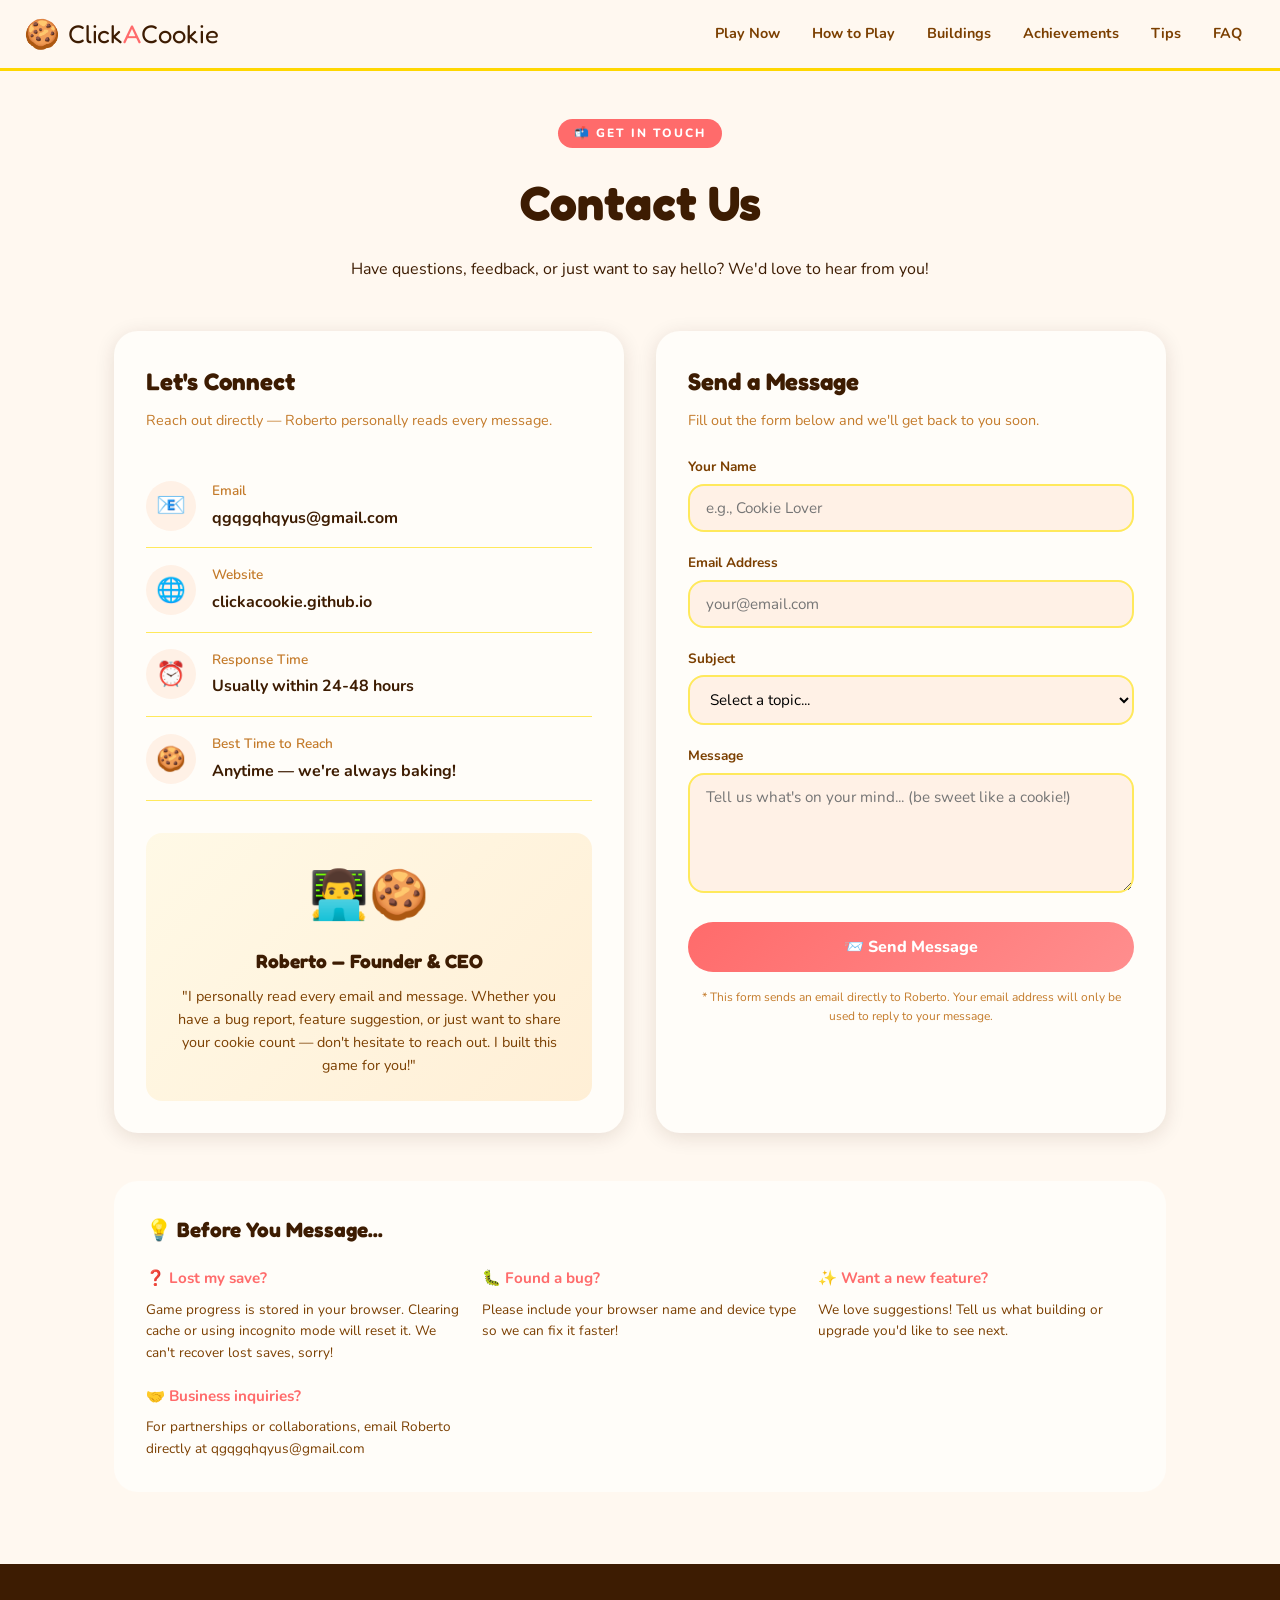
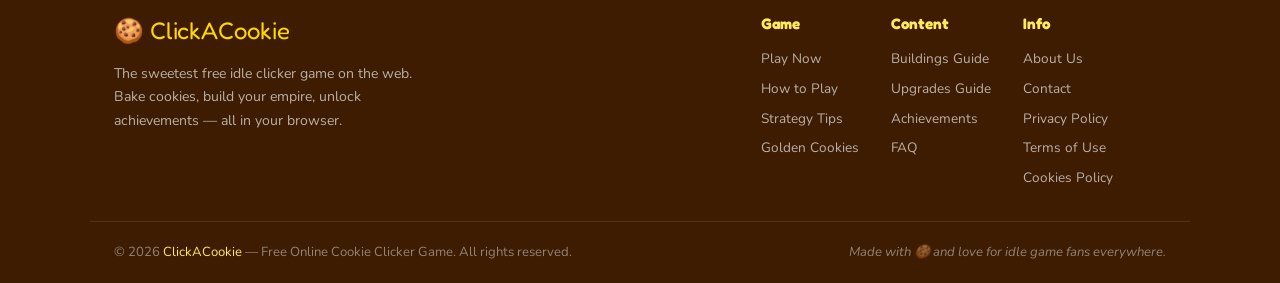
<file: contact.html>
<!DOCTYPE html>
<html lang="en">
<head>
  <meta charset="UTF-8" />
  <meta name="viewport" content="width=device-width, initial-scale=1.0" />
  <title>Contact Us – Click A Cookie | Get in Touch</title>
  <meta name="description" content="Contact Click A Cookie – Reach out to founder Roberto for support, feedback, or just to say hello. We'd love to hear from you!" />
  <meta name="robots" content="index, follow" />
  <link rel="canonical" href="https://clickacookie.github.io/contact" />
  <link rel="icon" type="image/png" sizes="32x32" href="/favicon.png">

  <!-- Open Graph -->
  <meta property="og:type" content="website" />
  <meta property="og:url" content="https://clickacookie.github.io/contact" />
  <meta property="og:title" content="Contact Click A Cookie" />
  <meta property="og:description" content="Get in touch with Roberto, the founder of Click A Cookie. Send feedback, report issues, or just share your love for cookies!" />

  <link rel="preconnect" href="https://fonts.googleapis.com" />
  <link rel="preconnect" href="https://fonts.gstatic.com" crossorigin />
  <link href="https://fonts.googleapis.com/css2?family=Fredoka+One&family=Nunito:wght@400;600;700;800&display=swap" rel="stylesheet" />
  <style>
    :root {
      --cream:       #FFF8F0;
      --cream-alt:   #FFF1E6;
      --warm-white:  #FFFDF9;
      --brown-dark:  #3D1C02;
      --brown-mid:   #7B3F00;
      --brown-light: #C47B2B;
      --coral:       #FF6B6B;
      --coral-light: #FF8E8E;
      --gold:        #FFD700;
      --gold-light:  #FFE95C;
      --gold-dark:   #C89B0A;
      --green:       #4CAF50;
      --shadow:      rgba(61,28,2,0.12);
      --shadow-lg:   rgba(61,28,2,0.22);
      --radius-md:   16px;
      --radius-lg:   24px;
      --font-display: 'Fredoka One', cursive;
      --font-body:    'Nunito', sans-serif;
    }

    * { margin: 0; padding: 0; box-sizing: border-box; }
    body {
      font-family: var(--font-body);
      background: linear-gradient(135deg, #FFF8F0 0%, #FFF1E6 100%);
      color: var(--brown-dark);
      line-height: 1.6;
    }
    a { text-decoration: none; color: var(--coral); transition: color 0.2s; }
    a:hover { color: var(--gold-dark); }

    .site-header {
      position: sticky;
      top: 0;
      z-index: 1000;
      background: var(--cream);
      border-bottom: 3px solid var(--gold);
    }
    .header-inner {
      max-width: 1300px;
      margin: 0 auto;
      padding: 0 24px;
      height: 68px;
      display: flex;
      align-items: center;
      justify-content: space-between;
    }
    .logo {
      display: flex;
      align-items: center;
      gap: 8px;
      font-family: var(--font-display);
      font-size: 1.6rem;
      color: var(--brown-dark);
    }
    .logo-icon { font-size: 1.8rem; animation: spin-slow 8s linear infinite; display: inline-block; }
    .logo-accent { color: var(--coral); }
    .back-link {
      background: var(--cream-alt);
      padding: 8px 18px;
      border-radius: 30px;
      font-weight: 700;
      color: var(--brown-mid);
      transition: all 0.2s;
    }
    .back-link:hover {
      background: var(--coral);
      color: white;
    }

    .contact-container {
      max-width: 1100px;
      margin: 0 auto;
      padding: 48px 24px 72px;
    }

    .contact-header {
      text-align: center;
      margin-bottom: 48px;
    }
    .contact-badge {
      display: inline-block;
      background: var(--coral);
      color: white;
      font-size: 0.75rem;
      font-weight: 800;
      text-transform: uppercase;
      letter-spacing: 2px;
      padding: 5px 16px;
      border-radius: 30px;
      margin-bottom: 16px;
    }
    h1 {
      font-family: var(--font-display);
      font-size: clamp(2rem, 5vw, 3rem);
      color: var(--brown-dark);
      margin-bottom: 16px;
    }

    .contact-grid {
      display: grid;
      grid-template-columns: 1fr 1fr;
      gap: 32px;
    }

    /* Contact Info Card */
    .contact-info {
      background: var(--warm-white);
      border-radius: var(--radius-lg);
      padding: 32px;
      box-shadow: 0 4px 20px var(--shadow);
    }
    .contact-info h2 {
      font-family: var(--font-display);
      font-size: 1.5rem;
      color: var(--brown-dark);
      margin-bottom: 8px;
    }
    .contact-sub {
      color: var(--brown-light);
      margin-bottom: 24px;
      font-size: 0.9rem;
    }
    .contact-details {
      margin: 32px 0;
    }
    .contact-item {
      display: flex;
      align-items: center;
      gap: 16px;
      padding: 16px 0;
      border-bottom: 1px solid var(--gold-light);
    }
    .contact-icon {
      width: 50px;
      height: 50px;
      background: var(--cream-alt);
      border-radius: 50%;
      display: flex;
      align-items: center;
      justify-content: center;
      font-size: 1.5rem;
    }
    .contact-item h3 {
      font-size: 0.85rem;
      color: var(--brown-light);
      font-weight: 600;
      margin-bottom: 4px;
    }
    .contact-item p {
      font-weight: 700;
      color: var(--brown-dark);
    }
    .contact-item a {
      font-weight: 700;
      color: var(--brown-dark);
    }
    .contact-item a:hover { color: var(--coral); }

    .founder-card {
      background: linear-gradient(135deg, #FFF9E6, #FFEFD6);
      border-radius: var(--radius-md);
      padding: 24px;
      margin-top: 24px;
      text-align: center;
    }
    .founder-emoji {
      font-size: 3rem;
      margin-bottom: 12px;
    }
    .founder-card h3 {
      font-family: var(--font-display);
      font-size: 1.2rem;
      margin-bottom: 8px;
    }
    .founder-card p {
      font-size: 0.9rem;
      color: var(--brown-mid);
    }

    /* Contact Form */
    .contact-form-card {
      background: var(--warm-white);
      border-radius: var(--radius-lg);
      padding: 32px;
      box-shadow: 0 4px 20px var(--shadow);
    }
    .contact-form-card h2 {
      font-family: var(--font-display);
      font-size: 1.5rem;
      color: var(--brown-dark);
      margin-bottom: 8px;
    }
    .form-group {
      margin-bottom: 20px;
    }
    label {
      display: block;
      font-weight: 700;
      margin-bottom: 6px;
      color: var(--brown-mid);
      font-size: 0.85rem;
    }
    input, select, textarea {
      width: 100%;
      padding: 12px 16px;
      border: 2px solid var(--gold-light);
      border-radius: var(--radius-md);
      font-family: var(--font-body);
      font-size: 0.95rem;
      background: var(--cream-alt);
      transition: all 0.2s;
    }
    input:focus, select:focus, textarea:focus {
      outline: none;
      border-color: var(--coral);
      box-shadow: 0 0 0 3px rgba(255,107,107,0.2);
    }
    textarea {
      resize: vertical;
      min-height: 120px;
    }
    .submit-btn {
      background: linear-gradient(135deg, var(--coral), var(--coral-light));
      color: white;
      border: none;
      padding: 14px 28px;
      border-radius: 40px;
      font-weight: 800;
      font-size: 1rem;
      cursor: pointer;
      transition: all 0.2s;
      width: 100%;
    }
    .submit-btn:hover {
      transform: translateY(-2px);
      box-shadow: 0 4px 12px var(--shadow-lg);
    }
    .form-note {
      font-size: 0.75rem;
      color: var(--brown-light);
      margin-top: 16px;
      text-align: center;
    }

    .faq-contact {
      margin-top: 48px;
      background: var(--warm-white);
      border-radius: var(--radius-lg);
      padding: 32px;
    }
    .faq-contact h2 {
      font-family: var(--font-display);
      font-size: 1.3rem;
      margin-bottom: 20px;
    }
    .faq-contact-grid {
      display: grid;
      grid-template-columns: repeat(auto-fit, minmax(250px, 1fr));
      gap: 20px;
    }
    .faq-contact-item h3 {
      font-size: 0.95rem;
      color: var(--coral);
      margin-bottom: 8px;
    }
    .faq-contact-item p {
      font-size: 0.85rem;
      color: var(--brown-mid);
    }

    @keyframes spin-slow {
      from { transform: rotate(0deg); }
      to { transform: rotate(360deg); }
    }    

    @media (max-width: 768px) {
      .contact-grid { grid-template-columns: 1fr; }
      .contact-container { padding: 32px 16px 48px; }
      .contact-info, .contact-form-card { padding: 24px; }
    }
  </style>
  <link rel="stylesheet" href="css/style.css" />
</head>
<body>

  <div id="header-placeholder"></div>


<main class="contact-container">
  <div class="contact-header">
    <span class="contact-badge">📬 GET IN TOUCH</span>
    <h1>Contact Us</h1>
    <p>Have questions, feedback, or just want to say hello? We'd love to hear from you!</p>
  </div>

  <div class="contact-grid">
    <!-- Left: Contact Info -->
    <div class="contact-info">
      <h2>Let's Connect</h2>
      <p class="contact-sub">Reach out directly — Roberto personally reads every message.</p>

      <div class="contact-details">
        <div class="contact-item">
          <div class="contact-icon">📧</div>
          <div>
            <h3>Email</h3>
            <p><a href="mailto:qgqgqhqyus@gmail.com">qgqgqhqyus@gmail.com</a></p>
          </div>
        </div>
        <div class="contact-item">
          <div class="contact-icon">🌐</div>
          <div>
            <h3>Website</h3>
            <p><a href="https://clickacookie.github.io">clickacookie.github.io</a></p>
          </div>
        </div>
        <div class="contact-item">
          <div class="contact-icon">⏰</div>
          <div>
            <h3>Response Time</h3>
            <p>Usually within 24-48 hours</p>
          </div>
        </div>
        <div class="contact-item">
          <div class="contact-icon">🍪</div>
          <div>
            <h3>Best Time to Reach</h3>
            <p>Anytime — we're always baking!</p>
          </div>
        </div>
      </div>

      <div class="founder-card">
        <div class="founder-emoji">👨‍💻🍪</div>
        <h3>Roberto — Founder & CEO</h3>
        <p>"I personally read every email and message. Whether you have a bug report, feature suggestion, or just want to share your cookie count — don't hesitate to reach out. I built this game for you!"</p>
      </div>
    </div>

    <!-- Right: Contact Form -->
    <div class="contact-form-card">
      <h2>Send a Message</h2>
      <p class="contact-sub">Fill out the form below and we'll get back to you soon.</p>

      <form id="contactForm" action="https://formspree.io/f/xgvovqpg" method="POST">
        <div class="form-group">
          <label for="name">Your Name</label>
          <input type="text" id="name" name="name" placeholder="e.g., Cookie Lover" required>
        </div>
        <div class="form-group">
          <label for="email">Email Address</label>
          <input type="email" id="email" name="email" placeholder="your@email.com" required>
        </div>
        <div class="form-group">
          <label for="subject">Subject</label>
          <select id="subject" name="subject" required>
            <option value="">Select a topic...</option>
            <option value="feedback">💬 General Feedback</option>
            <option value="bug">🐛 Bug Report</option>
            <option value="feature">✨ Feature Request</option>
            <option value="question">❓ Question</option>
            <option value="collab">🤝 Collaboration</option>
            <option value="other">🍪 Other</option>
          </select>
        </div>
        <div class="form-group">
          <label for="message">Message</label>
          <textarea id="message" name="message" placeholder="Tell us what's on your mind... (be sweet like a cookie!)" required></textarea>
        </div>
        <button type="submit" class="submit-btn">📨 Send Message</button>
        <p class="form-note">* This form sends an email directly to Roberto. Your email address will only be used to reply to your message.</p>
      </form>
    </div>
  </div>

  <!-- FAQ Section -->
  <div class="faq-contact">
    <h2>💡 Before You Message...</h2>
    <div class="faq-contact-grid">
      <div class="faq-contact-item">
        <h3>❓ Lost my save?</h3>
        <p>Game progress is stored in your browser. Clearing cache or using incognito mode will reset it. We can't recover lost saves, sorry!</p>
      </div>
      <div class="faq-contact-item">
        <h3>🐛 Found a bug?</h3>
        <p>Please include your browser name and device type so we can fix it faster!</p>
      </div>
      <div class="faq-contact-item">
        <h3>✨ Want a new feature?</h3>
        <p>We love suggestions! Tell us what building or upgrade you'd like to see next.</p>
      </div>
      <div class="faq-contact-item">
        <h3>🤝 Business inquiries?</h3>
        <p>For partnerships or collaborations, email Roberto directly at qgqgqhqyus@gmail.com</p>
      </div>
    </div>
  </div>
</main>

  <div id="footer-placeholder"></div>

<script src="js/header.js"></script>
  <script src="js/footer.js"></script>
  <script src="js/game.js"></script>

<script>
  // Simple form submission handling with Formspree
  const form = document.getElementById('contactForm');
  if (form) {
    form.addEventListener('submit', async (e) => {
      e.preventDefault();
      const submitBtn = form.querySelector('.submit-btn');
      const originalText = submitBtn.textContent;
      submitBtn.textContent = 'Sending...';
      submitBtn.disabled = true;

      try {
        const formData = new FormData(form);
        const response = await fetch(form.action, {
          method: 'POST',
          body: formData,
          headers: { 'Accept': 'application/json' }
        });
        if (response.ok) {
          alert('✅ Message sent successfully! Roberto will get back to you soon. 🍪');
          form.reset();
        } else {
          alert('❌ Oops! Something went wrong. Please email directly: qgqgqhqyus@gmail.com');
        }
      } catch (error) {
        alert('❌ Network error. Please email directly: qgqgqhqyus@gmail.com');
      } finally {
        submitBtn.textContent = originalText;
        submitBtn.disabled = false;
      }
    });
  }
</script>
</body>
</html>
</file>
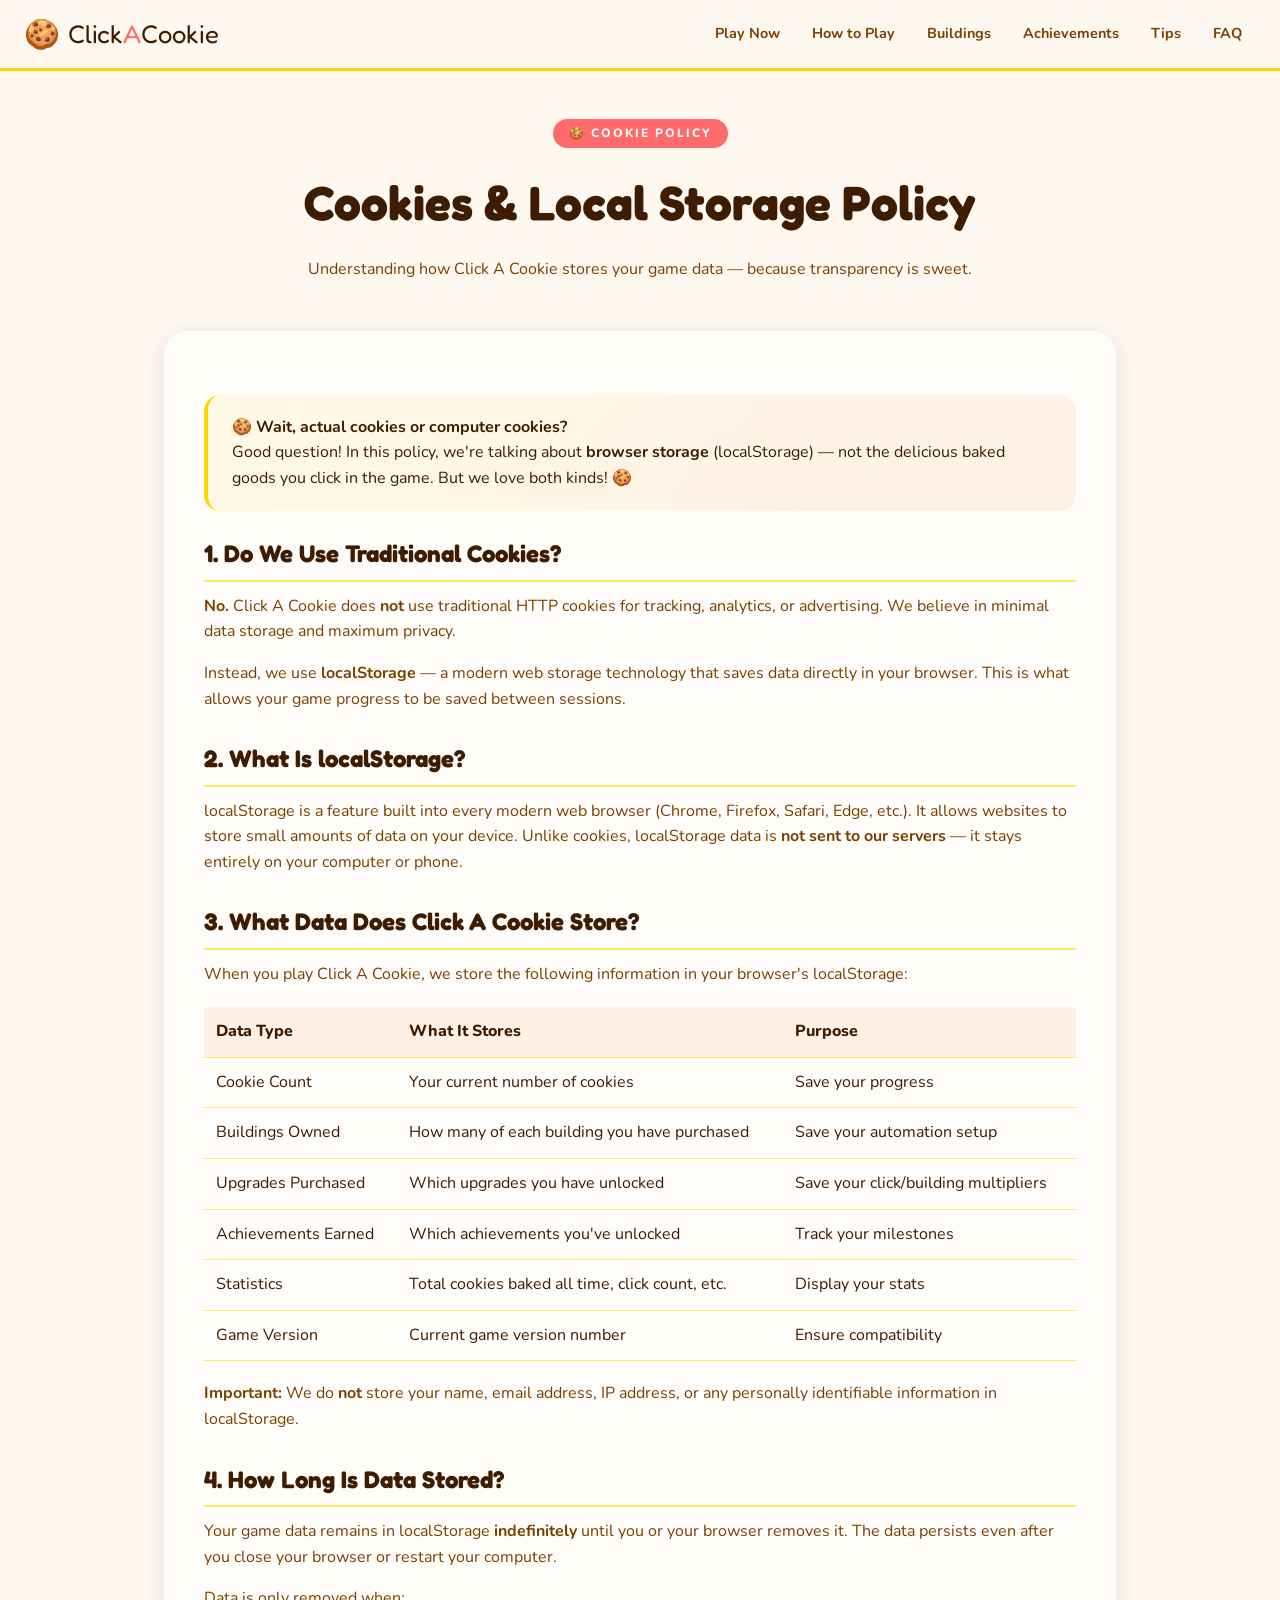
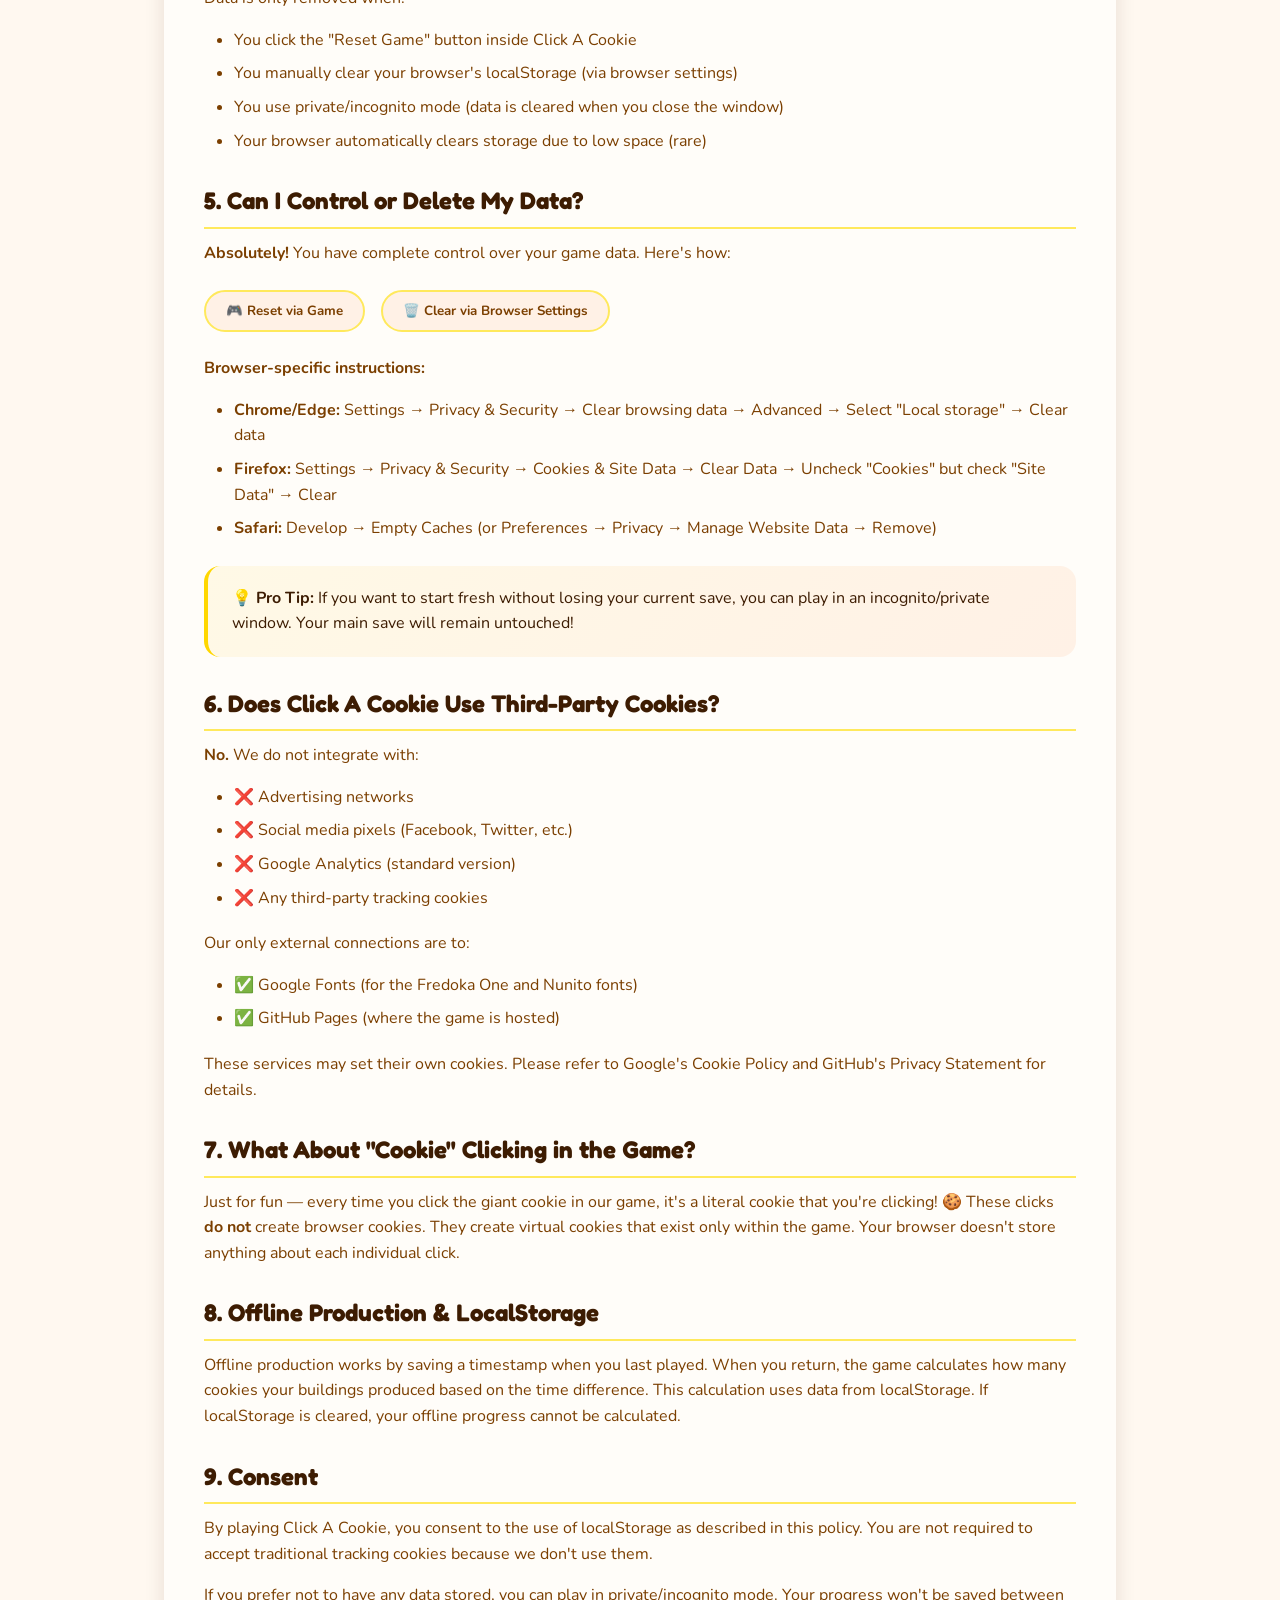
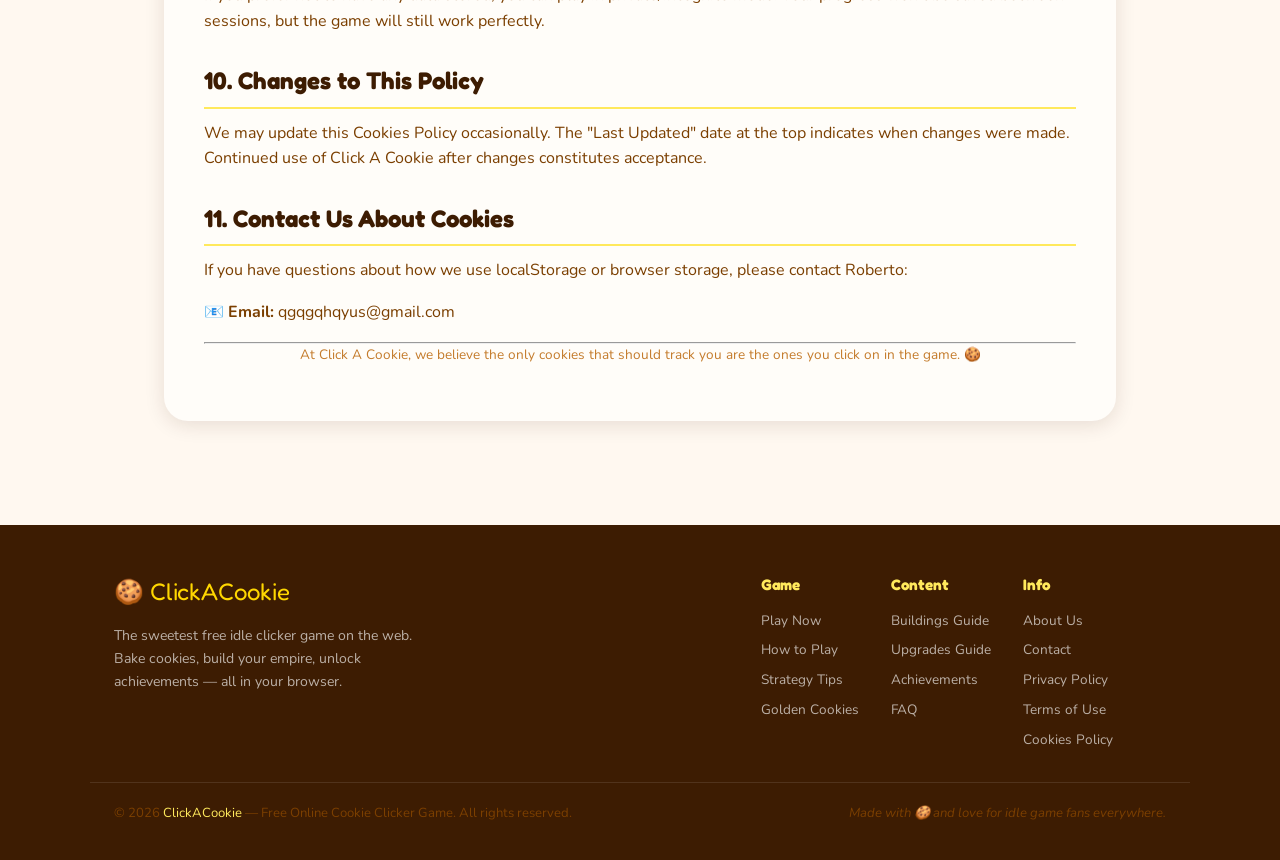
<file: cookies-policy.html>
<!DOCTYPE html>
<html lang="en">
<head>
  <meta charset="UTF-8" />
  <meta name="viewport" content="width=device-width, initial-scale=1.0" />
  <title>Cookies Policy – Click A Cookie</title>
  <meta name="description" content="Cookies Policy for Click A Cookie – Learn how we use localStorage and what data we store to save your game progress." />
  <meta name="robots" content="index, follow" />
  <link rel="canonical" href="https://clickacookie.github.io/cookies-policy" />
  <link rel="icon" type="image/png" sizes="32x32" href="/favicon.png">

  <link rel="preconnect" href="https://fonts.googleapis.com" />
  <link rel="preconnect" href="https://fonts.gstatic.com" crossorigin />
  <link href="https://fonts.googleapis.com/css2?family=Fredoka+One&family=Nunito:wght@400;600;700;800&display=swap" rel="stylesheet" />
  <style>
    :root {
      --cream:       #FFF8F0;
      --cream-alt:   #FFF1E6;
      --warm-white:  #FFFDF9;
      --brown-dark:  #3D1C02;
      --brown-mid:   #7B3F00;
      --brown-light: #C47B2B;
      --coral:       #FF6B6B;
      --coral-light: #FF8E8E;
      --gold:        #FFD700;
      --gold-light:  #FFE95C;
      --gold-dark:   #C89B0A;
      --green:       #4CAF50;
      --shadow:      rgba(61,28,2,0.12);
      --shadow-lg:   rgba(61,28,2,0.22);
      --radius-md:   16px;
      --radius-lg:   24px;
      --font-display: 'Fredoka One', cursive;
      --font-body:    'Nunito', sans-serif;
    }

    * { margin: 0; padding: 0; box-sizing: border-box; }
    body {
      font-family: var(--font-body);
      background: var(--cream);
      color: var(--brown-dark);
      line-height: 1.6;
    }
    a { text-decoration: none; color: var(--coral); transition: color 0.2s; }
    a:hover { color: var(--gold-dark); }

    .site-header {
      position: sticky;
      top: 0;
      z-index: 1000;
      background: var(--cream);
      border-bottom: 3px solid var(--gold);
    }
    .header-inner {
      max-width: 1300px;
      margin: 0 auto;
      padding: 0 24px;
      height: 68px;
      display: flex;
      align-items: center;
      justify-content: space-between;
    }
    .logo {
      display: flex;
      align-items: center;
      gap: 8px;
      font-family: var(--font-display);
      font-size: 1.6rem;
      color: var(--brown-dark);
    }
    .logo-icon { font-size: 1.8rem; animation: spin-slow 8s linear infinite; display: inline-block; }
    .logo-accent { color: var(--coral); }
    .back-link {
      background: var(--cream-alt);
      padding: 8px 18px;
      border-radius: 30px;
      font-weight: 700;
      color: var(--brown-mid);
      transition: all 0.2s;
    }
    .back-link:hover {
      background: var(--coral);
      color: white;
    }

    .cookies-container {
      max-width: 1000px;
      margin: 0 auto;
      padding: 48px 24px 72px;
    }
    .cookies-header {
      text-align: center;
      margin-bottom: 48px;
    }
    .cookies-badge {
      display: inline-block;
      background: var(--coral);
      color: white;
      font-size: 0.75rem;
      font-weight: 800;
      text-transform: uppercase;
      letter-spacing: 2px;
      padding: 5px 16px;
      border-radius: 30px;
      margin-bottom: 16px;
    }
    h1 {
      font-family: var(--font-display);
      font-size: clamp(2rem, 5vw, 3rem);
      color: var(--brown-dark);
      margin-bottom: 16px;
    }

    .cookies-card {
      background: var(--warm-white);
      border-radius: var(--radius-lg);
      padding: 40px;
      box-shadow: 0 4px 20px var(--shadow);
      margin-bottom: 32px;
    }
    h2 {
      font-family: var(--font-display);
      font-size: 1.5rem;
      color: var(--brown-dark);
      margin: 28px 0 12px 0;
      padding-bottom: 6px;
      border-bottom: 2px solid var(--gold-light);
    }
    h2:first-of-type { margin-top: 0; }
    h3 {
      font-size: 1.1rem;
      font-weight: 800;
      color: var(--brown-mid);
      margin: 20px 0 8px 0;
    }
    p {
      margin-bottom: 16px;
      color: var(--brown-mid);
    }
    ul, ol {
      margin: 12px 0 20px 30px;
      color: var(--brown-mid);
    }
    li {
      margin: 8px 0;
    }
    .info-box {
      background: linear-gradient(135deg, #FFF9E6, #FFF1E6);
      border-left: 4px solid var(--gold);
      padding: 20px 24px;
      border-radius: var(--radius-md);
      margin: 24px 0;
    }
    table {
      width: 100%;
      border-collapse: collapse;
      margin: 20px 0;
    }
    th, td {
      padding: 12px;
      text-align: left;
      border-bottom: 1px solid var(--gold-light);
    }
    th {
      background: var(--cream-alt);
      font-weight: 800;
      color: var(--brown-dark);
    }
    .control-buttons {
      display: flex;
      gap: 16px;
      flex-wrap: wrap;
      margin: 24px 0;
    }
    .control-btn {
      background: var(--cream-alt);
      border: 2px solid var(--gold-light);
      padding: 10px 20px;
      border-radius: 40px;
      font-weight: 700;
      color: var(--brown-mid);
      cursor: pointer;
      transition: all 0.2s;
    }
    .control-btn:hover {
      background: var(--coral);
      border-color: var(--coral);
      color: white;
    }

    @keyframes spin-slow {
      from { transform: rotate(0deg); }
      to { transform: rotate(360deg); }
    }    

    @media (max-width: 768px) {
      .cookies-card { padding: 24px; }
      .cookies-container { padding: 32px 16px 48px; }
      th, td { padding: 8px; font-size: 0.85rem; }
    }
  </style>
  <link rel="stylesheet" href="css/style.css" />
</head>
<body>

<div id="header-placeholder"></div>

<main class="cookies-container">
  <div class="cookies-header">
    <span class="cookies-badge">🍪 COOKIE POLICY</span>
    <h1>Cookies & Local Storage Policy</h1>
    <p>Understanding how Click A Cookie stores your game data — because transparency is sweet.</p>
  </div>

  <div class="cookies-card">
    <div class="info-box">
      <strong>🍪 Wait, actual cookies or computer cookies?</strong><br>
      Good question! In this policy, we're talking about <strong>browser storage</strong> (localStorage) — not the delicious baked goods you click in the game. But we love both kinds! 🍪
    </div>

    <h2>1. Do We Use Traditional Cookies?</h2>
    <p><strong>No.</strong> Click A Cookie does <strong>not</strong> use traditional HTTP cookies for tracking, analytics, or advertising. We believe in minimal data storage and maximum privacy.</p>
    <p>Instead, we use <strong>localStorage</strong> — a modern web storage technology that saves data directly in your browser. This is what allows your game progress to be saved between sessions.</p>

    <h2>2. What Is localStorage?</h2>
    <p>localStorage is a feature built into every modern web browser (Chrome, Firefox, Safari, Edge, etc.). It allows websites to store small amounts of data on your device. Unlike cookies, localStorage data is <strong>not sent to our servers</strong> — it stays entirely on your computer or phone.</p>

    <h2>3. What Data Does Click A Cookie Store?</h2>
    <p>When you play Click A Cookie, we store the following information in your browser's localStorage:</p>

    <table>
      <thead>
        <tr><th>Data Type</th><th>What It Stores</th><th>Purpose</th></tr>
      </thead>
      <tbody>
        <tr><td>Cookie Count</td><td>Your current number of cookies</td><td>Save your progress</td></tr>
        <tr><td>Buildings Owned</td><td>How many of each building you have purchased</td><td>Save your automation setup</td></tr>
        <tr><td>Upgrades Purchased</td><td>Which upgrades you have unlocked</td><td>Save your click/building multipliers</td></tr>
        <tr><td>Achievements Earned</td><td>Which achievements you've unlocked</td><td>Track your milestones</td></tr>
        <tr><td>Statistics</td><td>Total cookies baked all time, click count, etc.</td><td>Display your stats</td></tr>
        <tr><td>Game Version</td><td>Current game version number</td><td>Ensure compatibility</td></tr>
      </tbody>
    </table>

    <p><strong>Important:</strong> We do <strong>not</strong> store your name, email address, IP address, or any personally identifiable information in localStorage.</p>

    <h2>4. How Long Is Data Stored?</h2>
    <p>Your game data remains in localStorage <strong>indefinitely</strong> until you or your browser removes it. The data persists even after you close your browser or restart your computer.</p>
    <p>Data is only removed when:</p>
    <ul>
      <li>You click the "Reset Game" button inside Click A Cookie</li>
      <li>You manually clear your browser's localStorage (via browser settings)</li>
      <li>You use private/incognito mode (data is cleared when you close the window)</li>
      <li>Your browser automatically clears storage due to low space (rare)</li>
    </ul>

    <h2>5. Can I Control or Delete My Data?</h2>
    <p><strong>Absolutely!</strong> You have complete control over your game data. Here's how:</p>

    <div class="control-buttons">
      <button class="control-btn" onclick="alert('In the game, click the reset button (↺) in the top-right of the Bakery Shop panel.')">🎮 Reset via Game</button>
      <button class="control-btn" onclick="showClearInstructions()">🗑️ Clear via Browser Settings</button>
    </div>

    <p><strong>Browser-specific instructions:</strong></p>
    <ul>
      <li><strong>Chrome/Edge:</strong> Settings → Privacy & Security → Clear browsing data → Advanced → Select "Local storage" → Clear data</li>
      <li><strong>Firefox:</strong> Settings → Privacy & Security → Cookies & Site Data → Clear Data → Uncheck "Cookies" but check "Site Data" → Clear</li>
      <li><strong>Safari:</strong> Develop → Empty Caches (or Preferences → Privacy → Manage Website Data → Remove)</li>
    </ul>

    <div class="info-box">
      <strong>💡 Pro Tip:</strong> If you want to start fresh without losing your current save, you can play in an incognito/private window. Your main save will remain untouched!
    </div>

    <h2>6. Does Click A Cookie Use Third-Party Cookies?</h2>
    <p><strong>No.</strong> We do not integrate with:</p>
    <ul>
      <li>❌ Advertising networks</li>
      <li>❌ Social media pixels (Facebook, Twitter, etc.)</li>
      <li>❌ Google Analytics (standard version)</li>
      <li>❌ Any third-party tracking cookies</li>
    </ul>
    <p>Our only external connections are to:</p>
    <ul>
      <li>✅ Google Fonts (for the Fredoka One and Nunito fonts)</li>
      <li>✅ GitHub Pages (where the game is hosted)</li>
    </ul>
    <p>These services may set their own cookies. Please refer to <a href="https://policies.google.com/technologies/cookies" target="_blank">Google's Cookie Policy</a> and <a href="https://docs.github.com/en/site-policy/privacy-policies/github-general-privacy-statement" target="_blank">GitHub's Privacy Statement</a> for details.</p>

    <h2>7. What About "Cookie" Clicking in the Game?</h2>
    <p>Just for fun — every time you click the giant cookie in our game, it's a literal cookie that you're clicking! 🍪 These clicks <strong>do not</strong> create browser cookies. They create virtual cookies that exist only within the game. Your browser doesn't store anything about each individual click.</p>

    <h2>8. Offline Production & LocalStorage</h2>
    <p>Offline production works by saving a timestamp when you last played. When you return, the game calculates how many cookies your buildings produced based on the time difference. This calculation uses data from localStorage. If localStorage is cleared, your offline progress cannot be calculated.</p>

    <h2>9. Consent</h2>
    <p>By playing Click A Cookie, you consent to the use of localStorage as described in this policy. You are not required to accept traditional tracking cookies because we don't use them.</p>
    <p>If you prefer not to have any data stored, you can play in private/incognito mode. Your progress won't be saved between sessions, but the game will still work perfectly.</p>

    <h2>10. Changes to This Policy</h2>
    <p>We may update this Cookies Policy occasionally. The "Last Updated" date at the top indicates when changes were made. Continued use of Click A Cookie after changes constitutes acceptance.</p>

    <h2>11. Contact Us About Cookies</h2>
    <p>If you have questions about how we use localStorage or browser storage, please contact Roberto:</p>
    <p><strong>📧 Email:</strong> <a href="mailto:qgqgqhqyus@gmail.com">qgqgqhqyus@gmail.com</a></p>

    <hr />

    <p style="font-size: 0.85rem; text-align: center; color: var(--brown-light);">
      At Click A Cookie, we believe the only cookies that should track you are the ones you click on in the game. 🍪
    </p>
  </div>
</main>

  <div id="footer-placeholder"></div>

<script src="js/header.js"></script>
  <script src="js/footer.js"></script>
  <script src="js/game.js"></script>

<script>
  function showClearInstructions() {
    const userAgent = navigator.userAgent.toLowerCase();
    let instructions = "";
    
    if (userAgent.includes('chrome')) {
      instructions = "Chrome/Edge: Go to Settings → Privacy & Security → Clear browsing data → Advanced → Select 'Local storage' → Clear data";
    } else if (userAgent.includes('firefox')) {
      instructions = "Firefox: Go to Settings → Privacy & Security → Cookies & Site Data → Clear Data → Check 'Site Data' → Clear";
    } else if (userAgent.includes('safari')) {
      instructions = "Safari: Go to Develop → Empty Caches (or Preferences → Privacy → Manage Website Data → Remove)";
    } else {
      instructions = "Check your browser's settings for 'Clear browsing data' or 'Local storage'. Look for options to clear site data or local storage.";
    }
    
    alert("🗑️ To clear your game data:\n\n" + instructions + "\n\n⚠️ Warning: This will delete ALL your cookie progress!");
  }
</script>
</body>
</html>
</file>
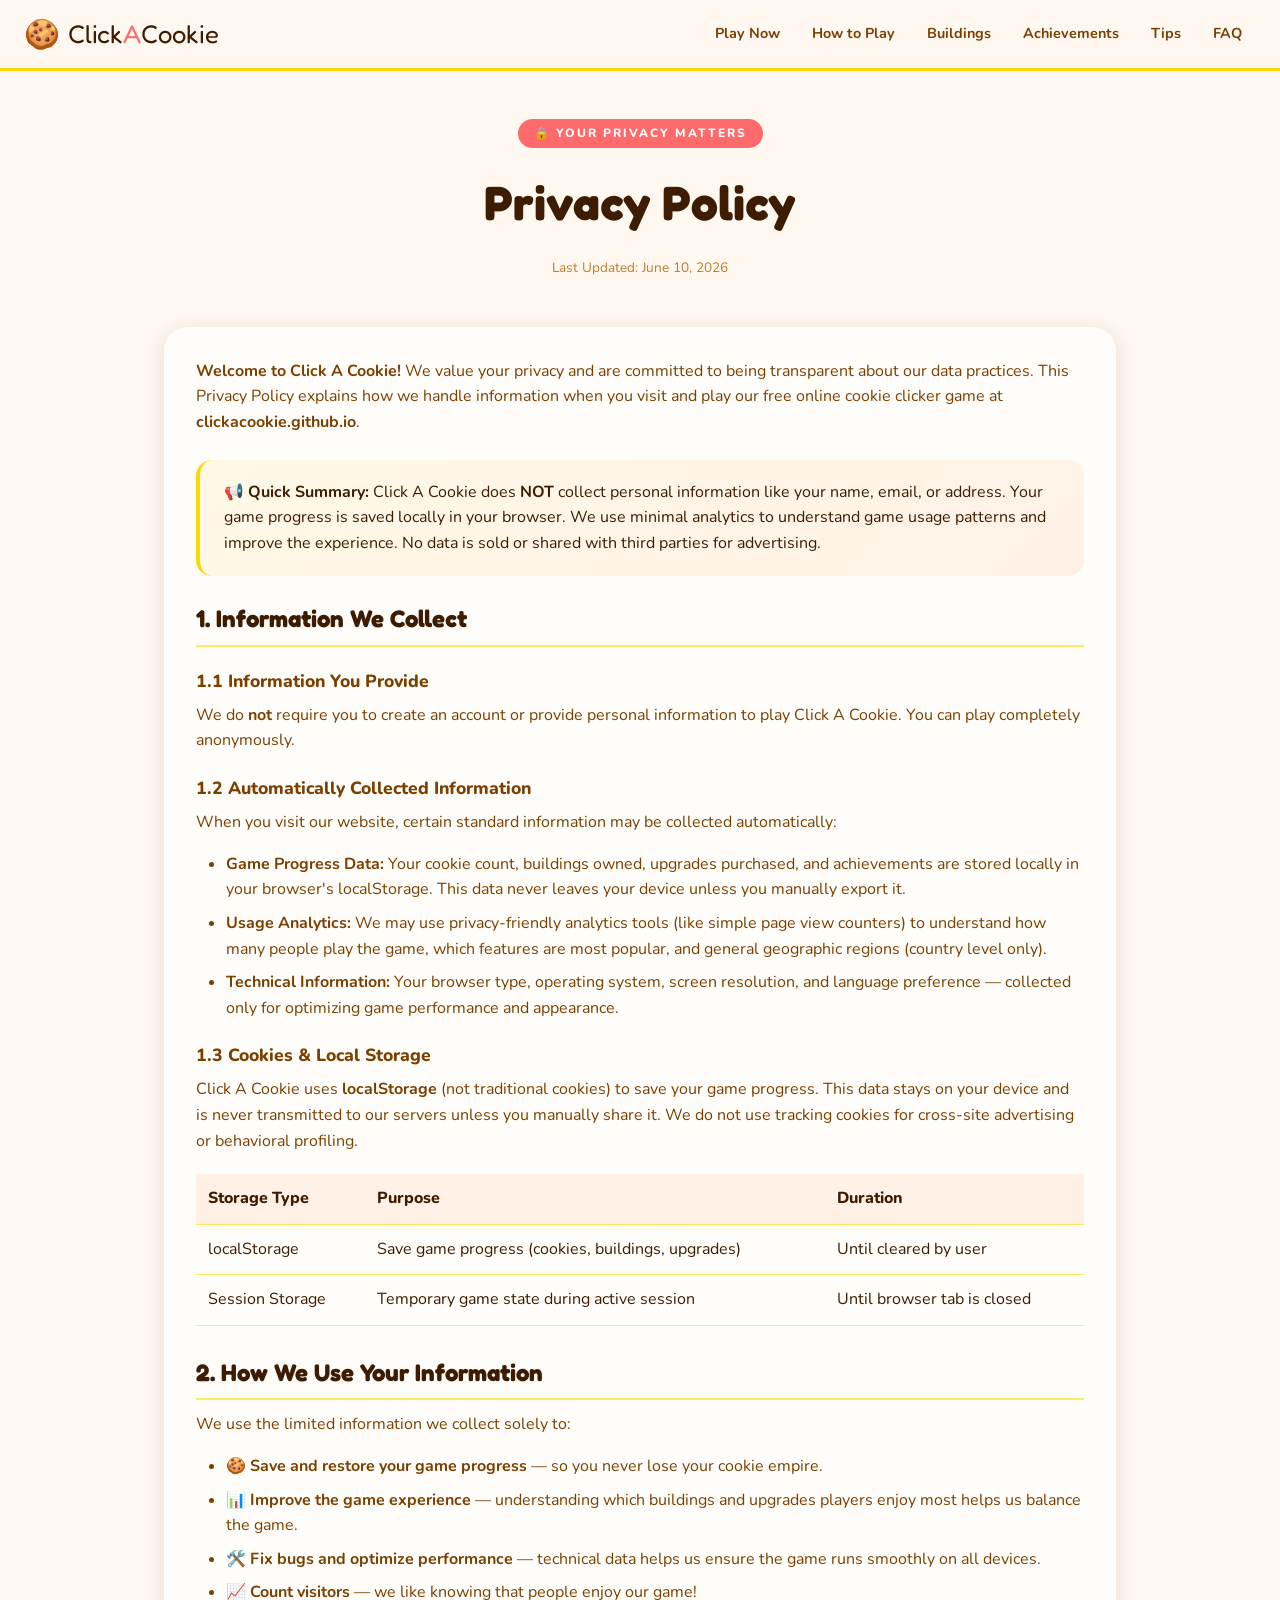
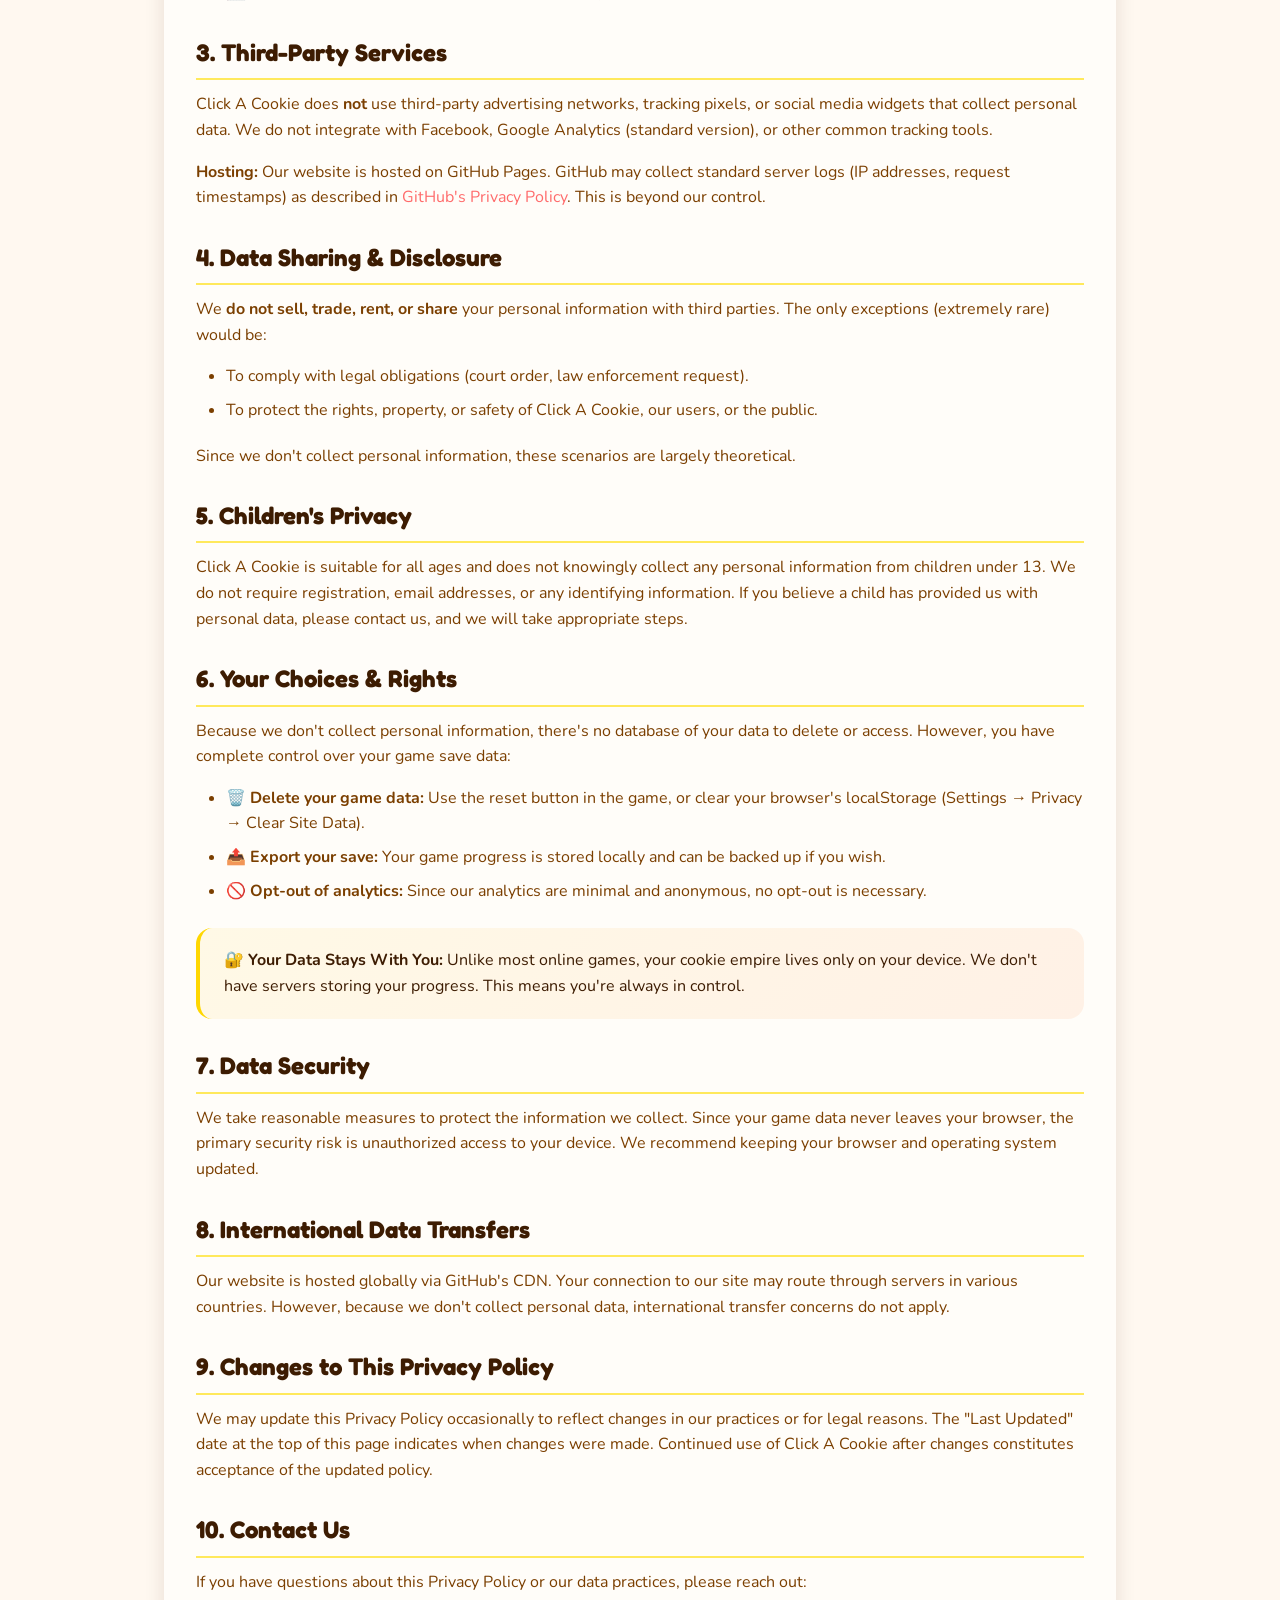
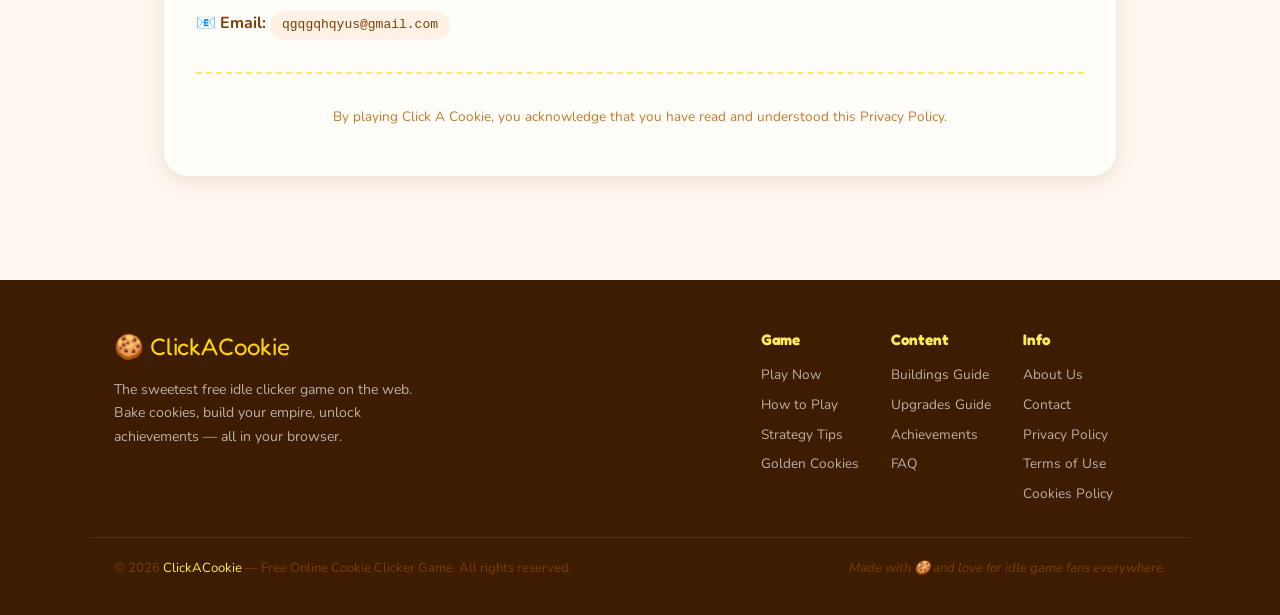
<file: privacy.html>
<!DOCTYPE html>
<html lang="en">
<head>
  <meta charset="UTF-8" />
  <meta name="viewport" content="width=device-width, initial-scale=1.0" />
  <title>Privacy Policy – Click A Cookie</title>
  <meta name="description" content="Privacy policy for Click A Cookie – Learn how we protect your data, what information we collect, and your privacy rights while playing our free online cookie clicker game." />
  <meta name="robots" content="index, follow" />
  <link rel="canonical" href="https://clickacookie.github.io/privacy.html" />
  <link rel="icon" type="image/png" sizes="32x32" href="/favicon.png">
  <link rel="stylesheet" href="css/style.css" />

  <!-- Open Graph -->
  <meta property="og:type" content="website" />
  <meta property="og:url" content="https://clickacookie.github.io/privacy.html" />
  <meta property="og:title" content="Privacy Policy – Click A Cookie" />
  <meta property="og:description" content="Read our privacy policy to understand how Click A Cookie handles your data. We respect your privacy and are transparent about our practices." />
  <meta property="og:image" content="https://clickacookie.github.io/og-image.png" />

  <link rel="preconnect" href="https://fonts.googleapis.com" />
  <link rel="preconnect" href="https://fonts.gstatic.com" crossorigin />
  <link href="https://fonts.googleapis.com/css2?family=Fredoka+One&family=Nunito:wght@400;600;700;800&display=swap" rel="stylesheet" />
  <style>
    :root {
      --cream:       #FFF8F0;
      --cream-alt:   #FFF1E6;
      --warm-white:  #FFFDF9;
      --brown-dark:  #3D1C02;
      --brown-mid:   #7B3F00;
      --brown-light: #C47B2B;
      --coral:       #FF6B6B;
      --coral-light: #FF8E8E;
      --pink:        #FF8DC7;
      --gold:        #FFD700;
      --gold-light:  #FFE95C;
      --gold-dark:   #C89B0A;
      --green:       #4CAF50;
      --purple:      #9C27B0;
      --blue:        #4FC3F7;
      --shadow:      rgba(61,28,2,0.12);
      --shadow-lg:   rgba(61,28,2,0.22);
      --radius-sm:   8px;
      --radius-md:   16px;
      --radius-lg:   24px;
      --font-display: 'Fredoka One', cursive;
      --font-body:    'Nunito', sans-serif;
    }

    * { margin: 0; padding: 0; box-sizing: border-box; }
    body {
      font-family: var(--font-body);
      background: var(--cream);
      color: var(--brown-dark);
      line-height: 1.6;
    }
    a { text-decoration: none; color: var(--coral); transition: color 0.2s; }
    a:hover { color: var(--gold-dark); }

    /* Header */
    .site-header {
      position: sticky;
      top: 0;
      z-index: 1000;
      background: var(--cream);
      border-bottom: 3px solid var(--gold);
    }
    .header-inner {
      max-width: 1300px;
      margin: 0 auto;
      padding: 0 24px;
      height: 68px;
      display: flex;
      align-items: center;
      justify-content: space-between;
    }
    .logo {
      display: flex;
      align-items: center;
      gap: 8px;
      font-family: var(--font-display);
      font-size: 1.6rem;
      color: var(--brown-dark);
    }
    .logo-icon { font-size: 1.8rem; animation: spin-slow 8s linear infinite; display: inline-block; }
    .logo-accent { color: var(--coral); }
    .back-link {
      background: var(--cream-alt);
      padding: 8px 18px;
      border-radius: 30px;
      font-weight: 700;
      color: var(--brown-mid);
      transition: all 0.2s;
    }
    .back-link:hover {
      background: var(--coral);
      color: white;
    }

    /* Main Content */
    .privacy-container {
      max-width: 1000px;
      margin: 0 auto;
      padding: 48px 24px 72px;
    }
    .privacy-header {
      text-align: center;
      margin-bottom: 48px;
    }
    .privacy-badge {
      display: inline-block;
      background: var(--coral);
      color: white;
      font-size: 0.75rem;
      font-weight: 800;
      text-transform: uppercase;
      letter-spacing: 2px;
      padding: 5px 16px;
      border-radius: 30px;
      margin-bottom: 16px;
    }
    h1 {
      font-family: var(--font-display);
      font-size: clamp(2rem, 5vw, 3rem);
      color: var(--brown-dark);
      margin-bottom: 16px;
    }
    .last-updated {
      color: var(--brown-light);
      font-size: 0.85rem;
    }
    .privacy-card {
      background: var(--warm-white);
      border-radius: var(--radius-lg);
      padding: 32px;
      box-shadow: 0 4px 20px var(--shadow);
      margin-bottom: 32px;
    }
    h2 {
      font-family: var(--font-display);
      font-size: 1.5rem;
      color: var(--brown-dark);
      margin: 28px 0 12px 0;
      padding-bottom: 6px;
      border-bottom: 2px solid var(--gold-light);
    }
    h2:first-of-type { margin-top: 0; }
    h3 {
      font-size: 1.1rem;
      font-weight: 800;
      color: var(--brown-mid);
      margin: 20px 0 8px 0;
    }
    p {
      margin-bottom: 16px;
      color: var(--brown-mid);
    }
    ul, ol {
      margin: 12px 0 20px 30px;
      color: var(--brown-mid);
    }
    li {
      margin: 8px 0;
    }
    .highlight-box {
      background: linear-gradient(135deg, #FFF9E6, #FFF1E6);
      border-left: 4px solid var(--gold);
      padding: 20px 24px;
      border-radius: var(--radius-md);
      margin: 24px 0;
    }
    .highlight-box p:last-child { margin-bottom: 0; }
    hr {
      border: none;
      border-top: 2px dashed var(--gold-light);
      margin: 32px 0;
    }
    table {
      width: 100%;
      border-collapse: collapse;
      margin: 20px 0;
    }
    th, td {
      padding: 12px;
      text-align: left;
      border-bottom: 1px solid var(--gold-light);
    }
    th {
      background: var(--cream-alt);
      font-weight: 800;
      color: var(--brown-dark);
    }
    .contact-email {
      background: var(--cream-alt);
      display: inline-block;
      padding: 4px 12px;
      border-radius: 20px;
      font-family: monospace;
    }

    /* Footer */
    
    @keyframes spin-slow {
      from { transform: rotate(0deg); }
      to { transform: rotate(360deg); }
    }

    @media (max-width: 768px) {
      .privacy-card { padding: 20px; }
      .privacy-container { padding: 32px 16px 48px; }
      h2 { font-size: 1.3rem; }
      ul, ol { margin-left: 20px; }
    }
  </style>
</head>
<body>

<div id="header-placeholder"></div>

<main class="privacy-container">
  <div class="privacy-header">
    <span class="privacy-badge">🔒 YOUR PRIVACY MATTERS</span>
    <h1>Privacy Policy</h1>
    <p class="last-updated">Last Updated: June 10, 2026</p>
  </div>

  <div class="privacy-card">
    <p><strong>Welcome to Click A Cookie!</strong> We value your privacy and are committed to being transparent about our data practices. This Privacy Policy explains how we handle information when you visit and play our free online cookie clicker game at <strong>clickacookie.github.io</strong>.</p>

    <div class="highlight-box">
      <strong>📢 Quick Summary:</strong> Click A Cookie does <strong>NOT</strong> collect personal information like your name, email, or address. Your game progress is saved locally in your browser. We use minimal analytics to understand game usage patterns and improve the experience. No data is sold or shared with third parties for advertising.
    </div>

    <h2>1. Information We Collect</h2>
    <h3>1.1 Information You Provide</h3>
    <p>We do <strong>not</strong> require you to create an account or provide personal information to play Click A Cookie. You can play completely anonymously.</p>

    <h3>1.2 Automatically Collected Information</h3>
    <p>When you visit our website, certain standard information may be collected automatically:</p>
    <ul>
      <li><strong>Game Progress Data:</strong> Your cookie count, buildings owned, upgrades purchased, and achievements are stored locally in your browser's localStorage. This data never leaves your device unless you manually export it.</li>
      <li><strong>Usage Analytics:</strong> We may use privacy-friendly analytics tools (like simple page view counters) to understand how many people play the game, which features are most popular, and general geographic regions (country level only).</li>
      <li><strong>Technical Information:</strong> Your browser type, operating system, screen resolution, and language preference — collected only for optimizing game performance and appearance.</li>
    </ul>

    <h3>1.3 Cookies & Local Storage</h3>
    <p>Click A Cookie uses <strong>localStorage</strong> (not traditional cookies) to save your game progress. This data stays on your device and is never transmitted to our servers unless you manually share it. We do not use tracking cookies for cross-site advertising or behavioral profiling.</p>

    <table>
      <tr>
        <th>Storage Type</th>
        <th>Purpose</th>
        <th>Duration</th>
      </tr>
      <tr>
        <td>localStorage</td>
        <td>Save game progress (cookies, buildings, upgrades)</td>
        <td>Until cleared by user</td>
      </tr>
      <tr>
        <td>Session Storage</td>
        <td>Temporary game state during active session</td>
        <td>Until browser tab is closed</td>
      </tr>
    </table>

    <h2>2. How We Use Your Information</h2>
    <p>We use the limited information we collect solely to:</p>
    <ul>
      <li>🍪 <strong>Save and restore your game progress</strong> — so you never lose your cookie empire.</li>
      <li>📊 <strong>Improve the game experience</strong> — understanding which buildings and upgrades players enjoy most helps us balance the game.</li>
      <li>🛠️ <strong>Fix bugs and optimize performance</strong> — technical data helps us ensure the game runs smoothly on all devices.</li>
      <li>📈 <strong>Count visitors</strong> — we like knowing that people enjoy our game!</li>
    </ul>

    <h2>3. Third-Party Services</h2>
    <p>Click A Cookie does <strong>not</strong> use third-party advertising networks, tracking pixels, or social media widgets that collect personal data. We do not integrate with Facebook, Google Analytics (standard version), or other common tracking tools.</p>
    <p><strong>Hosting:</strong> Our website is hosted on GitHub Pages. GitHub may collect standard server logs (IP addresses, request timestamps) as described in <a href="https://docs.github.com/en/site-policy/privacy-policies/github-general-privacy-statement" target="_blank" rel="noopener noreferrer">GitHub's Privacy Policy</a>. This is beyond our control.</p>

    <h2>4. Data Sharing & Disclosure</h2>
    <p>We <strong>do not sell, trade, rent, or share</strong> your personal information with third parties. The only exceptions (extremely rare) would be:</p>
    <ul>
      <li>To comply with legal obligations (court order, law enforcement request).</li>
      <li>To protect the rights, property, or safety of Click A Cookie, our users, or the public.</li>
    </ul>
    <p>Since we don't collect personal information, these scenarios are largely theoretical.</p>

    <h2>5. Children's Privacy</h2>
    <p>Click A Cookie is suitable for all ages and does not knowingly collect any personal information from children under 13. We do not require registration, email addresses, or any identifying information. If you believe a child has provided us with personal data, please contact us, and we will take appropriate steps.</p>

    <h2>6. Your Choices & Rights</h2>
    <p>Because we don't collect personal information, there's no database of your data to delete or access. However, you have complete control over your game save data:</p>
    <ul>
      <li>🗑️ <strong>Delete your game data:</strong> Use the reset button in the game, or clear your browser's localStorage (Settings → Privacy → Clear Site Data).</li>
      <li>📤 <strong>Export your save:</strong> Your game progress is stored locally and can be backed up if you wish.</li>
      <li>🚫 <strong>Opt-out of analytics:</strong> Since our analytics are minimal and anonymous, no opt-out is necessary.</li>
    </ul>

    <div class="highlight-box">
      <strong>🔐 Your Data Stays With You:</strong> Unlike most online games, your cookie empire lives only on your device. We don't have servers storing your progress. This means you're always in control.
    </div>

    <h2>7. Data Security</h2>
    <p>We take reasonable measures to protect the information we collect. Since your game data never leaves your browser, the primary security risk is unauthorized access to your device. We recommend keeping your browser and operating system updated.</p>

    <h2>8. International Data Transfers</h2>
    <p>Our website is hosted globally via GitHub's CDN. Your connection to our site may route through servers in various countries. However, because we don't collect personal data, international transfer concerns do not apply.</p>

    <h2>9. Changes to This Privacy Policy</h2>
    <p>We may update this Privacy Policy occasionally to reflect changes in our practices or for legal reasons. The "Last Updated" date at the top of this page indicates when changes were made. Continued use of Click A Cookie after changes constitutes acceptance of the updated policy.</p>

    <h2>10. Contact Us</h2>
    <p>If you have questions about this Privacy Policy or our data practices, please reach out:</p>
    <p><strong>📧 Email:</strong> <span class="contact-email">qgqgqhqyus@gmail.com</span></p>
    

    <hr />

    <p style="font-size: 0.85rem; text-align: center; color: var(--brown-light);">
      By playing Click A Cookie, you acknowledge that you have read and understood this Privacy Policy.
    </p>
  </div>
</main>

  <div id="footer-placeholder"></div>

<script src="js/header.js"></script>
  <script src="js/footer.js"></script>
  <script src="js/game.js"></script>

</body>
</html>
</file>
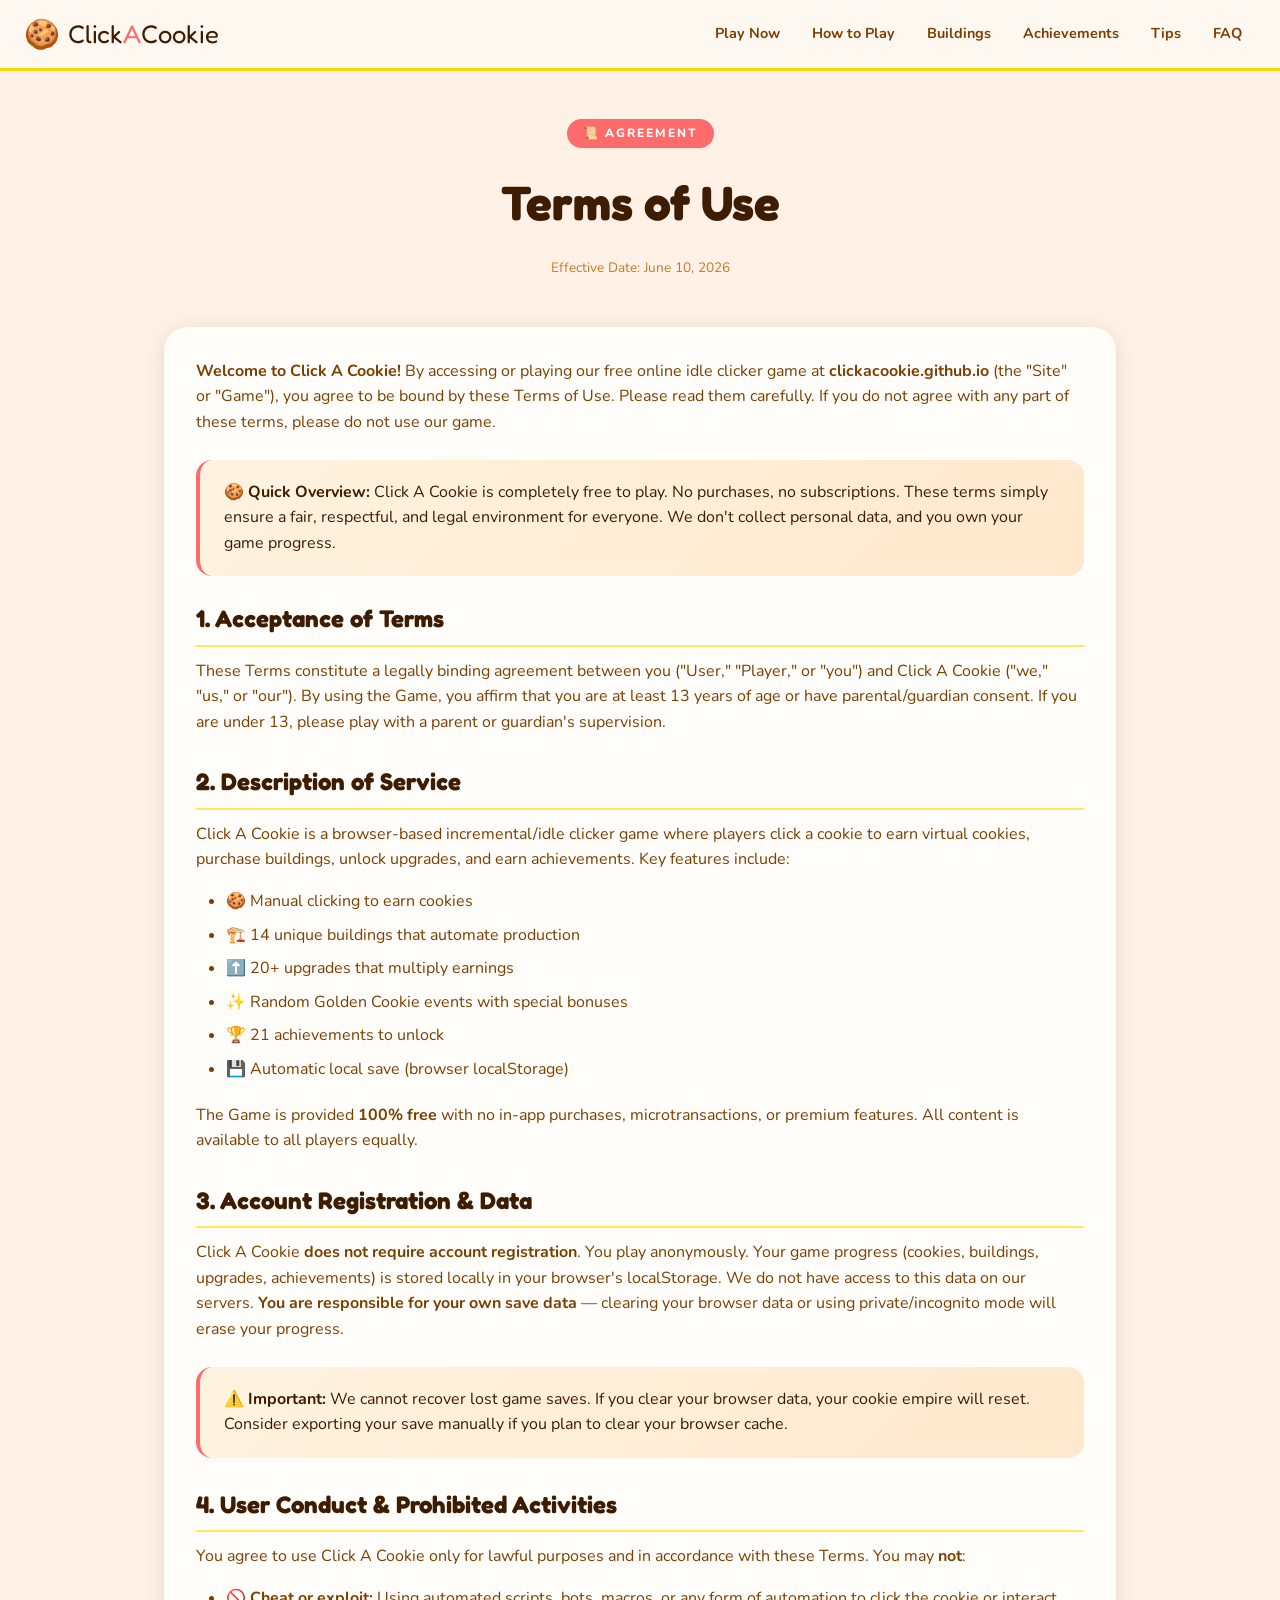
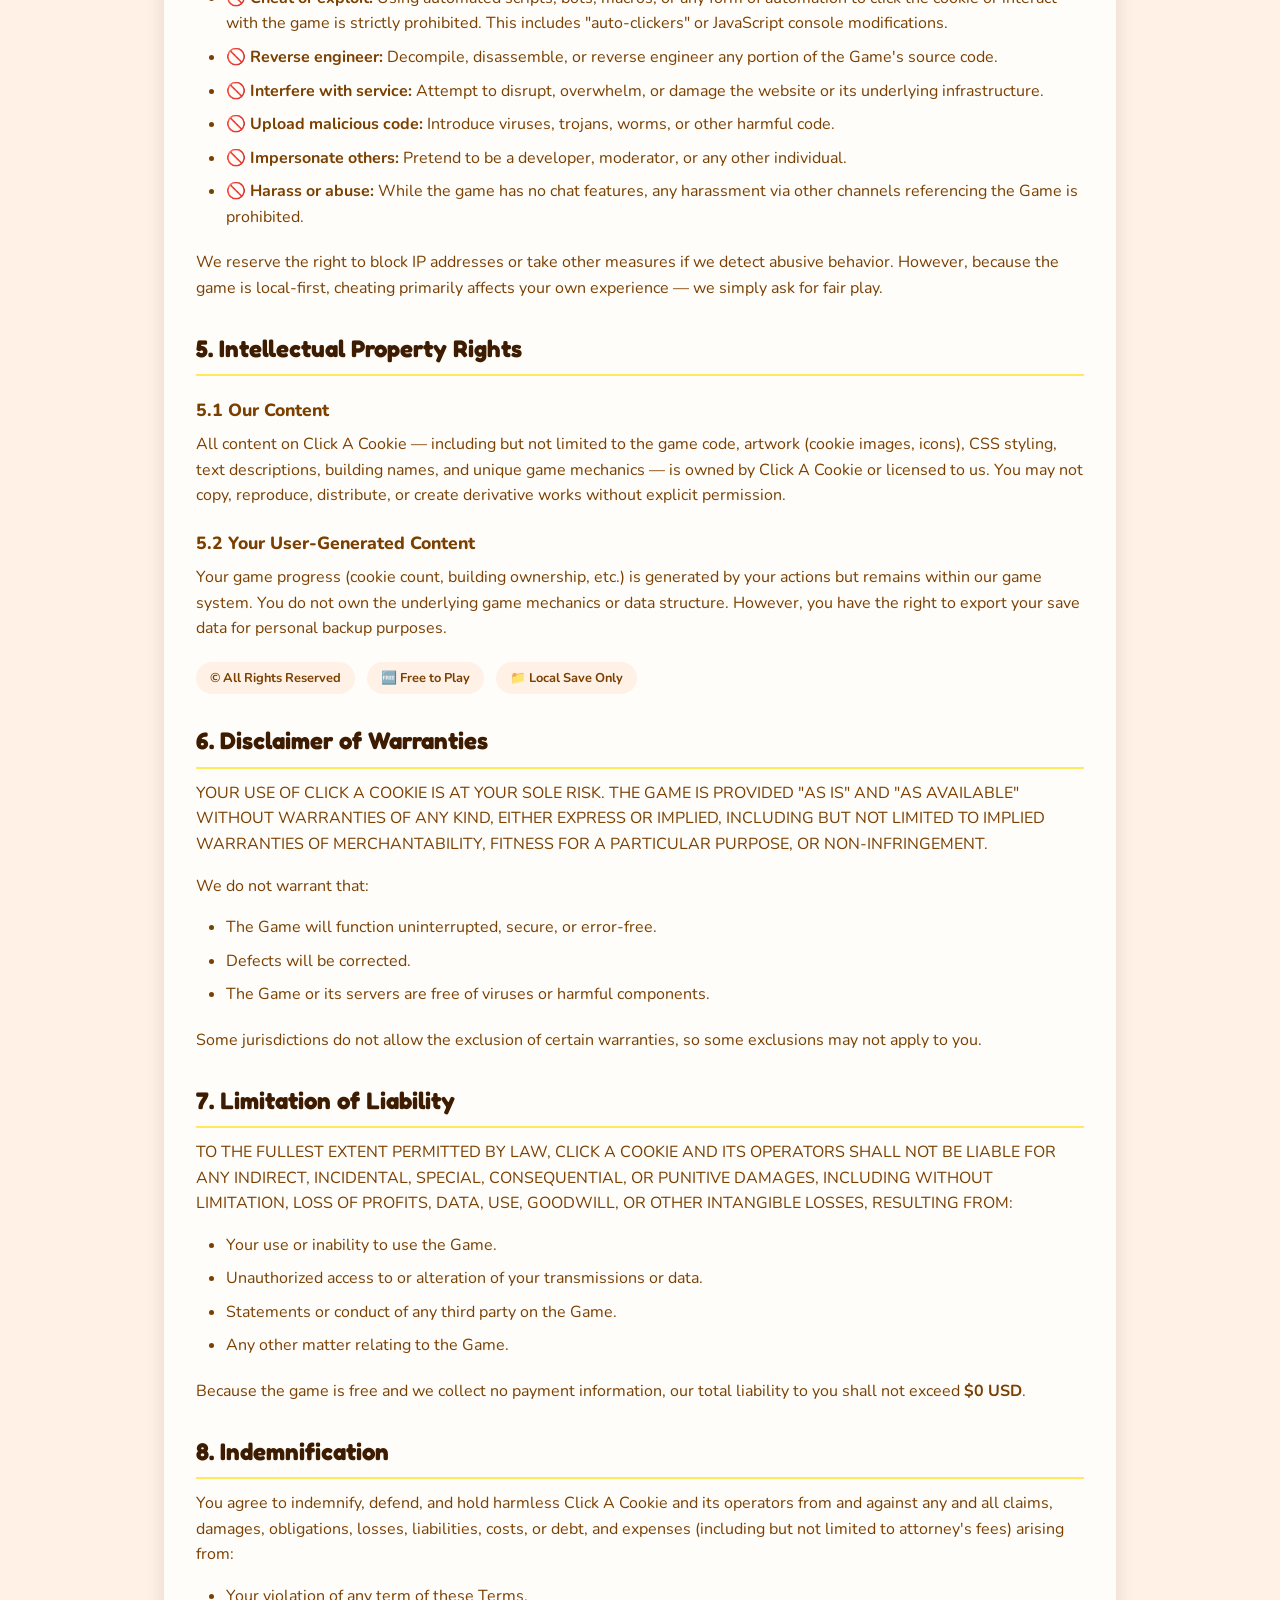
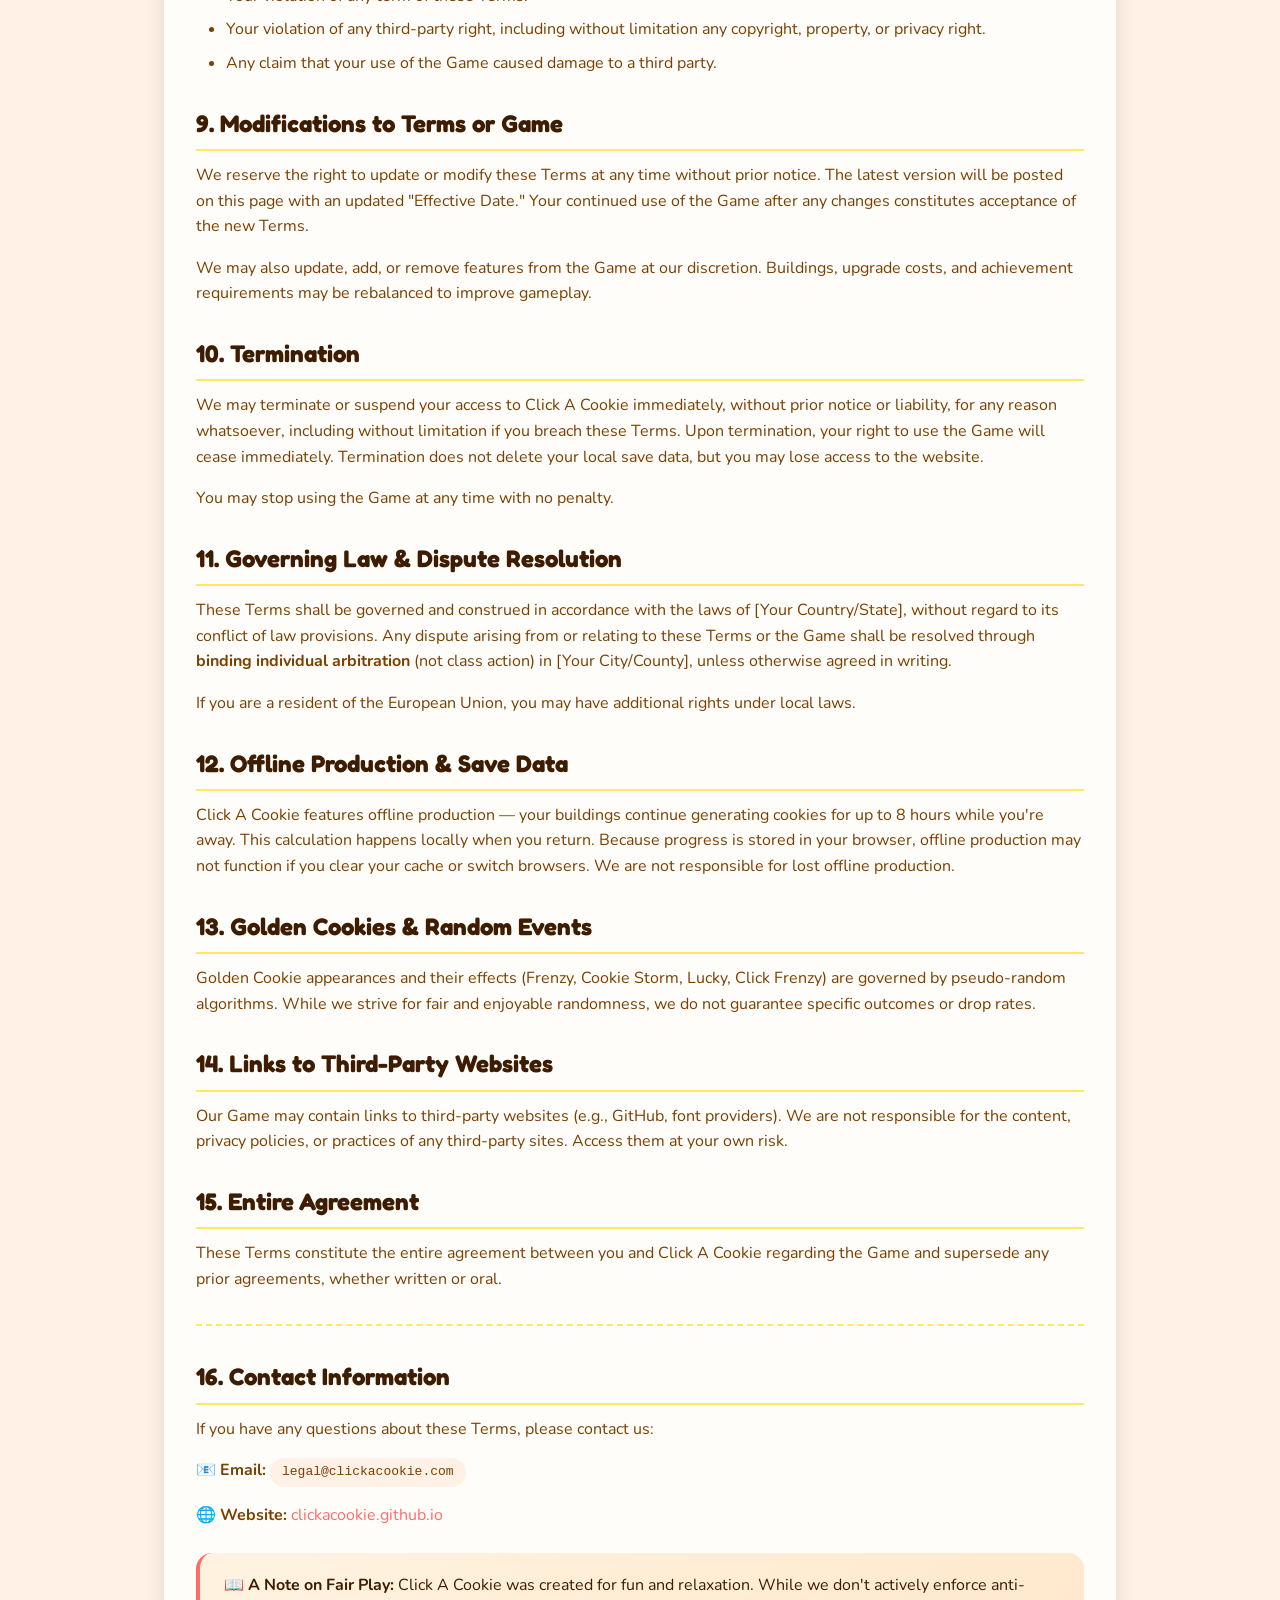
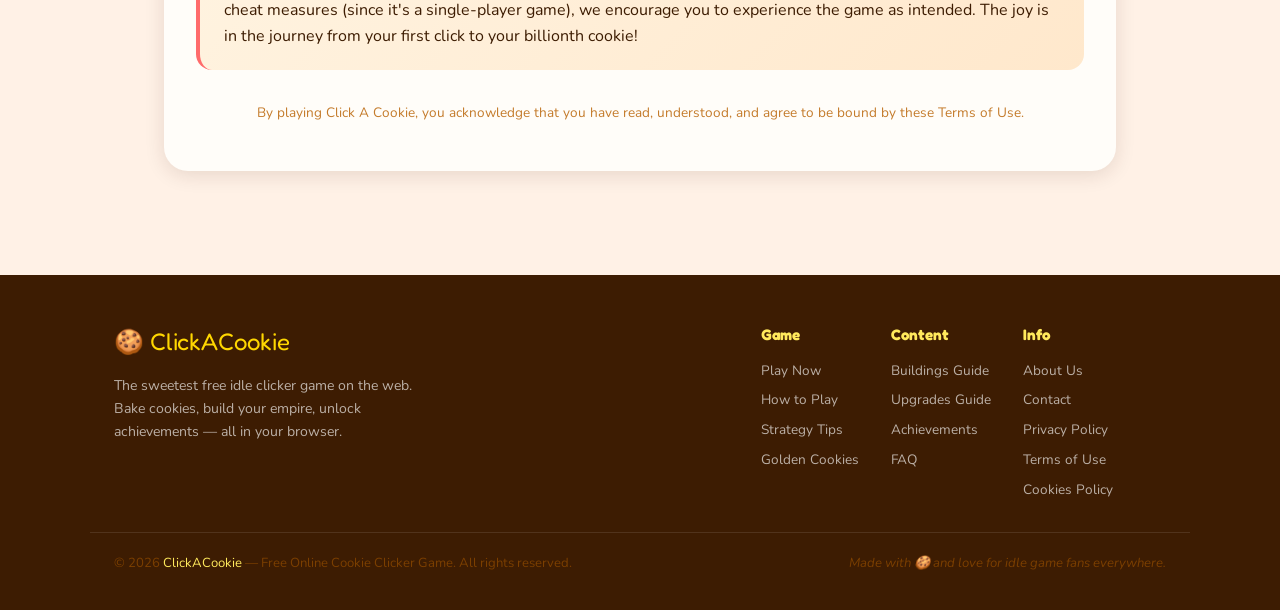
<file: terms.html>
<!DOCTYPE html>
<html lang="en">
<head>
  <meta charset="UTF-8" />
  <meta name="viewport" content="width=device-width, initial-scale=1.0" />
  <title>Terms of Use – Click A Cookie</title>
  <meta name="description" content="Terms of Use for Click A Cookie – Read the rules and guidelines for playing our free online cookie clicker idle game. Understand your rights and responsibilities." />
  <meta name="robots" content="index, follow" />
  <link rel="canonical" href="https://clickacookie.github.io/terms" />
  <link rel="icon" type="image/png" sizes="32x32" href="/favicon.png">
  <link rel="stylesheet" href="css/style.css" />

  <!-- Open Graph -->
  <meta property="og:type" content="website" />
  <meta property="og:url" content="https://clickacookie.github.io/terms" />
  <meta property="og:title" content="Terms of Use – Click A Cookie" />
  <meta property="og:description" content="Review the terms of use for Click A Cookie. Free to play, no strings attached — just fair guidelines for enjoying our cookie clicker game." />

  <link rel="preconnect" href="https://fonts.googleapis.com" />
  <link rel="preconnect" href="https://fonts.gstatic.com" crossorigin />
  <link href="https://fonts.googleapis.com/css2?family=Fredoka+One&family=Nunito:wght@400;600;700;800&display=swap" rel="stylesheet" />
  <style>
    :root {
      --cream:       #FFF8F0;
      --cream-alt:   #FFF1E6;
      --warm-white:  #FFFDF9;
      --brown-dark:  #3D1C02;
      --brown-mid:   #7B3F00;
      --brown-light: #C47B2B;
      --coral:       #FF6B6B;
      --coral-light: #FF8E8E;
      --gold:        #FFD700;
      --gold-light:  #FFE95C;
      --gold-dark:   #C89B0A;
      --green:       #4CAF50;
      --shadow:      rgba(61,28,2,0.12);
      --shadow-lg:   rgba(61,28,2,0.22);
      --radius-lg:   24px;
      --radius-md:   16px;
      --font-display: 'Fredoka One', cursive;
      --font-body:    'Nunito', sans-serif;
    }

    * { margin: 0; padding: 0; box-sizing: border-box; }
    body {
      font-family: var(--font-body);
      background: var(--cream-alt);
      color: var(--brown-dark);
      line-height: 1.6;
    }
    a { text-decoration: none; color: var(--coral); transition: color 0.2s; }
    a:hover { color: var(--gold-dark); }

    .site-header {
      position: sticky;
      top: 0;
      z-index: 1000;
      background: var(--cream);
      border-bottom: 3px solid var(--gold);
    }
    .header-inner {
      max-width: 1300px;
      margin: 0 auto;
      padding: 0 24px;
      height: 68px;
      display: flex;
      align-items: center;
      justify-content: space-between;
    }
    .logo {
      display: flex;
      align-items: center;
      gap: 8px;
      font-family: var(--font-display);
      font-size: 1.6rem;
      color: var(--brown-dark);
    }
    .logo-icon { font-size: 1.8rem; animation: spin-slow 8s linear infinite; display: inline-block; }
    .logo-accent { color: var(--coral); }
    .back-link {
      background: var(--cream-alt);
      padding: 8px 18px;
      border-radius: 30px;
      font-weight: 700;
      color: var(--brown-mid);
      transition: all 0.2s;
    }
    .back-link:hover {
      background: var(--coral);
      color: white;
    }

    .terms-container {
      max-width: 1000px;
      margin: 0 auto;
      padding: 48px 24px 72px;
    }
    .terms-header {
      text-align: center;
      margin-bottom: 48px;
    }
    .terms-badge {
      display: inline-block;
      background: var(--coral);
      color: white;
      font-size: 0.75rem;
      font-weight: 800;
      text-transform: uppercase;
      letter-spacing: 2px;
      padding: 5px 16px;
      border-radius: 30px;
      margin-bottom: 16px;
    }
    h1 {
      font-family: var(--font-display);
      font-size: clamp(2rem, 5vw, 3rem);
      color: var(--brown-dark);
      margin-bottom: 16px;
    }
    .effective-date {
      color: var(--brown-light);
      font-size: 0.85rem;
    }
    .terms-card {
      background: var(--warm-white);
      border-radius: var(--radius-lg);
      padding: 32px;
      box-shadow: 0 4px 20px var(--shadow);
      margin-bottom: 32px;
    }
    h2 {
      font-family: var(--font-display);
      font-size: 1.5rem;
      color: var(--brown-dark);
      margin: 28px 0 12px 0;
      padding-bottom: 6px;
      border-bottom: 2px solid var(--gold-light);
    }
    h2:first-of-type { margin-top: 0; }
    h3 {
      font-size: 1.1rem;
      font-weight: 800;
      color: var(--brown-mid);
      margin: 20px 0 8px 0;
    }
    p {
      margin-bottom: 16px;
      color: var(--brown-mid);
    }
    ul, ol {
      margin: 12px 0 20px 30px;
      color: var(--brown-mid);
    }
    li {
      margin: 8px 0;
    }
    .notice-box {
      background: linear-gradient(135deg, #FFF3E0, #FFE8CC);
      border-left: 4px solid var(--coral);
      padding: 20px 24px;
      border-radius: var(--radius-md);
      margin: 24px 0;
    }
    .notice-box p:last-child { margin-bottom: 0; }
    hr {
      border: none;
      border-top: 2px dashed var(--gold-light);
      margin: 32px 0;
    }
    .badge-list {
      display: flex;
      flex-wrap: wrap;
      gap: 12px;
      margin: 20px 0;
    }
    .badge {
      background: var(--cream-alt);
      padding: 6px 14px;
      border-radius: 30px;
      font-size: 0.8rem;
      font-weight: 700;
      color: var(--brown-mid);
    }
    .contact-email {
      background: var(--cream-alt);
      display: inline-block;
      padding: 4px 12px;
      border-radius: 20px;
      font-family: monospace;
    }   

    @keyframes spin-slow {
      from { transform: rotate(0deg); }
      to { transform: rotate(360deg); }
    }

    @media (max-width: 768px) {
      .terms-card { padding: 20px; }
      .terms-container { padding: 32px 16px 48px; }
      h2 { font-size: 1.3rem; }
      ul, ol { margin-left: 20px; }
    }
  </style>
</head>
<body>

<div id="header-placeholder"></div>

<main class="terms-container">
  <div class="terms-header">
    <span class="terms-badge">📜 AGREEMENT</span>
    <h1>Terms of Use</h1>
    <p class="effective-date">Effective Date: June 10, 2026</p>
  </div>

  <div class="terms-card">
    <p><strong>Welcome to Click A Cookie!</strong> By accessing or playing our free online idle clicker game at <strong>clickacookie.github.io</strong> (the "Site" or "Game"), you agree to be bound by these Terms of Use. Please read them carefully. If you do not agree with any part of these terms, please do not use our game.</p>

    <div class="notice-box">
      <strong>🍪 Quick Overview:</strong> Click A Cookie is completely free to play. No purchases, no subscriptions. These terms simply ensure a fair, respectful, and legal environment for everyone. We don't collect personal data, and you own your game progress.
    </div>

    <h2>1. Acceptance of Terms</h2>
    <p>These Terms constitute a legally binding agreement between you ("User," "Player," or "you") and Click A Cookie ("we," "us," or "our"). By using the Game, you affirm that you are at least 13 years of age or have parental/guardian consent. If you are under 13, please play with a parent or guardian's supervision.</p>

    <h2>2. Description of Service</h2>
    <p>Click A Cookie is a browser-based incremental/idle clicker game where players click a cookie to earn virtual cookies, purchase buildings, unlock upgrades, and earn achievements. Key features include:</p>
    <ul>
      <li>🍪 Manual clicking to earn cookies</li>
      <li>🏗️ 14 unique buildings that automate production</li>
      <li>⬆️ 20+ upgrades that multiply earnings</li>
      <li>✨ Random Golden Cookie events with special bonuses</li>
      <li>🏆 21 achievements to unlock</li>
      <li>💾 Automatic local save (browser localStorage)</li>
    </ul>
    <p>The Game is provided <strong>100% free</strong> with no in-app purchases, microtransactions, or premium features. All content is available to all players equally.</p>

    <h2>3. Account Registration & Data</h2>
    <p>Click A Cookie <strong>does not require account registration</strong>. You play anonymously. Your game progress (cookies, buildings, upgrades, achievements) is stored locally in your browser's localStorage. We do not have access to this data on our servers. <strong>You are responsible for your own save data</strong> — clearing your browser data or using private/incognito mode will erase your progress.</p>

    <div class="notice-box">
      <strong>⚠️ Important:</strong> We cannot recover lost game saves. If you clear your browser data, your cookie empire will reset. Consider exporting your save manually if you plan to clear your browser cache.
    </div>

    <h2>4. User Conduct & Prohibited Activities</h2>
    <p>You agree to use Click A Cookie only for lawful purposes and in accordance with these Terms. You may <strong>not</strong>:</p>
    <ul>
      <li>🚫 <strong>Cheat or exploit:</strong> Using automated scripts, bots, macros, or any form of automation to click the cookie or interact with the game is strictly prohibited. This includes "auto-clickers" or JavaScript console modifications.</li>
      <li>🚫 <strong>Reverse engineer:</strong> Decompile, disassemble, or reverse engineer any portion of the Game's source code.</li>
      <li>🚫 <strong>Interfere with service:</strong> Attempt to disrupt, overwhelm, or damage the website or its underlying infrastructure.</li>
      <li>🚫 <strong>Upload malicious code:</strong> Introduce viruses, trojans, worms, or other harmful code.</li>
      <li>🚫 <strong>Impersonate others:</strong> Pretend to be a developer, moderator, or any other individual.</li>
      <li>🚫 <strong>Harass or abuse:</strong> While the game has no chat features, any harassment via other channels referencing the Game is prohibited.</li>
    </ul>
    <p>We reserve the right to block IP addresses or take other measures if we detect abusive behavior. However, because the game is local-first, cheating primarily affects your own experience — we simply ask for fair play.</p>

    <h2>5. Intellectual Property Rights</h2>
    <h3>5.1 Our Content</h3>
    <p>All content on Click A Cookie — including but not limited to the game code, artwork (cookie images, icons), CSS styling, text descriptions, building names, and unique game mechanics — is owned by Click A Cookie or licensed to us. You may not copy, reproduce, distribute, or create derivative works without explicit permission.</p>
    
    <h3>5.2 Your User-Generated Content</h3>
    <p>Your game progress (cookie count, building ownership, etc.) is generated by your actions but remains within our game system. You do not own the underlying game mechanics or data structure. However, you have the right to export your save data for personal backup purposes.</p>

    <div class="badge-list">
      <span class="badge">© All Rights Reserved</span>
      <span class="badge">🆓 Free to Play</span>
      <span class="badge">📁 Local Save Only</span>
    </div>

    <h2>6. Disclaimer of Warranties</h2>
    <p>YOUR USE OF CLICK A COOKIE IS AT YOUR SOLE RISK. THE GAME IS PROVIDED "AS IS" AND "AS AVAILABLE" WITHOUT WARRANTIES OF ANY KIND, EITHER EXPRESS OR IMPLIED, INCLUDING BUT NOT LIMITED TO IMPLIED WARRANTIES OF MERCHANTABILITY, FITNESS FOR A PARTICULAR PURPOSE, OR NON-INFRINGEMENT.</p>
    <p>We do not warrant that:</p>
    <ul>
      <li>The Game will function uninterrupted, secure, or error-free.</li>
      <li>Defects will be corrected.</li>
      <li>The Game or its servers are free of viruses or harmful components.</li>
    </ul>
    <p>Some jurisdictions do not allow the exclusion of certain warranties, so some exclusions may not apply to you.</p>

    <h2>7. Limitation of Liability</h2>
    <p>TO THE FULLEST EXTENT PERMITTED BY LAW, CLICK A COOKIE AND ITS OPERATORS SHALL NOT BE LIABLE FOR ANY INDIRECT, INCIDENTAL, SPECIAL, CONSEQUENTIAL, OR PUNITIVE DAMAGES, INCLUDING WITHOUT LIMITATION, LOSS OF PROFITS, DATA, USE, GOODWILL, OR OTHER INTANGIBLE LOSSES, RESULTING FROM:</p>
    <ul>
      <li>Your use or inability to use the Game.</li>
      <li>Unauthorized access to or alteration of your transmissions or data.</li>
      <li>Statements or conduct of any third party on the Game.</li>
      <li>Any other matter relating to the Game.</li>
    </ul>
    <p>Because the game is free and we collect no payment information, our total liability to you shall not exceed <strong>$0 USD</strong>.</p>

    <h2>8. Indemnification</h2>
    <p>You agree to indemnify, defend, and hold harmless Click A Cookie and its operators from and against any and all claims, damages, obligations, losses, liabilities, costs, or debt, and expenses (including but not limited to attorney's fees) arising from:</p>
    <ul>
      <li>Your violation of any term of these Terms.</li>
      <li>Your violation of any third-party right, including without limitation any copyright, property, or privacy right.</li>
      <li>Any claim that your use of the Game caused damage to a third party.</li>
    </ul>

    <h2>9. Modifications to Terms or Game</h2>
    <p>We reserve the right to update or modify these Terms at any time without prior notice. The latest version will be posted on this page with an updated "Effective Date." Your continued use of the Game after any changes constitutes acceptance of the new Terms.</p>
    <p>We may also update, add, or remove features from the Game at our discretion. Buildings, upgrade costs, and achievement requirements may be rebalanced to improve gameplay.</p>

    <h2>10. Termination</h2>
    <p>We may terminate or suspend your access to Click A Cookie immediately, without prior notice or liability, for any reason whatsoever, including without limitation if you breach these Terms. Upon termination, your right to use the Game will cease immediately. Termination does not delete your local save data, but you may lose access to the website.</p>
    <p>You may stop using the Game at any time with no penalty.</p>

    <h2>11. Governing Law & Dispute Resolution</h2>
    <p>These Terms shall be governed and construed in accordance with the laws of [Your Country/State], without regard to its conflict of law provisions. Any dispute arising from or relating to these Terms or the Game shall be resolved through <strong>binding individual arbitration</strong> (not class action) in [Your City/County], unless otherwise agreed in writing.</p>
    <p>If you are a resident of the European Union, you may have additional rights under local laws.</p>

    <h2>12. Offline Production & Save Data</h2>
    <p>Click A Cookie features offline production — your buildings continue generating cookies for up to 8 hours while you're away. This calculation happens locally when you return. Because progress is stored in your browser, offline production may not function if you clear your cache or switch browsers. We are not responsible for lost offline production.</p>

    <h2>13. Golden Cookies & Random Events</h2>
    <p>Golden Cookie appearances and their effects (Frenzy, Cookie Storm, Lucky, Click Frenzy) are governed by pseudo-random algorithms. While we strive for fair and enjoyable randomness, we do not guarantee specific outcomes or drop rates.</p>

    <h2>14. Links to Third-Party Websites</h2>
    <p>Our Game may contain links to third-party websites (e.g., GitHub, font providers). We are not responsible for the content, privacy policies, or practices of any third-party sites. Access them at your own risk.</p>

    <h2>15. Entire Agreement</h2>
    <p>These Terms constitute the entire agreement between you and Click A Cookie regarding the Game and supersede any prior agreements, whether written or oral.</p>

    <hr />

    <h2>16. Contact Information</h2>
    <p>If you have any questions about these Terms, please contact us:</p>
    <p><strong>📧 Email:</strong> <span class="contact-email">legal@clickacookie.com</span></p>
    <p><strong>🌐 Website:</strong> <a href="https://clickacookie.github.io">clickacookie.github.io</a></p>

    <div class="notice-box">
      <strong>📖 A Note on Fair Play:</strong> Click A Cookie was created for fun and relaxation. While we don't actively enforce anti-cheat measures (since it's a single-player game), we encourage you to experience the game as intended. The joy is in the journey from your first click to your billionth cookie!
    </div>

    <p style="font-size: 0.85rem; text-align: center; color: var(--brown-light); margin-top: 32px;">
      By playing Click A Cookie, you acknowledge that you have read, understood, and agree to be bound by these Terms of Use.
    </p>
  </div>
</main>

<div id="footer-placeholder"></div>

  <script src="js/header.js"></script>
  <script src="js/footer.js"></script>
  <script src="js/game.js"></script>

</body>
</html>
</file>
<file: css/style.css>
/* ============================================================
   CLICK A COOKIE — style.css
   Palette: Cream bg, coral/pink accents, golden highlights,
   candy-bright greens & purples, warm browns
   ============================================================ */

:root {
  --cream:       #FFF8F0;
  --cream-alt:   #FFF1E6;
  --warm-white:  #FFFDF9;
  --brown-dark:  #3D1C02;
  --brown-mid:   #7B3F00;
  --brown-light: #C47B2B;
  --coral:       #FF6B6B;
  --coral-light: #FF8E8E;
  --pink:        #FF8DC7;
  --pink-light:  #FFB3DA;
  --gold:        #FFD700;
  --gold-light:  #FFE95C;
  --gold-dark:   #C89B0A;
  --green:       #4CAF50;
  --green-light: #A8D5A2;
  --purple:      #9C27B0;
  --purple-light:#CE93D8;
  --blue:        #4FC3F7;
  --shadow:      rgba(61,28,2,0.12);
  --shadow-lg:   rgba(61,28,2,0.22);
  --radius-sm:   8px;
  --radius-md:   16px;
  --radius-lg:   24px;
  --radius-xl:   40px;
  --font-display: 'Fredoka One', cursive;
  --font-body:    'Nunito', sans-serif;
}

/* ---- Reset ---- */
*, *::before, *::after { box-sizing: border-box; margin: 0; padding: 0; }
html { scroll-behavior: smooth; }
body {
  font-family: var(--font-body);
  background: var(--cream);
  color: var(--brown-dark);
  overflow-x: hidden;
}
a { text-decoration: none; color: inherit; }
img { max-width: 100%; display: block; }
button { cursor: pointer; border: none; background: none; font-family: var(--font-body); }

/* ============================================================
   HEADER
   ============================================================ */
.site-header {
  position: sticky;
  top: 0;
  z-index: 1000;
  background: var(--cream);
  border-bottom: 3px solid var(--gold);
  transition: box-shadow 0.3s;
}
.site-header.scrolled {
  box-shadow: 0 4px 20px var(--shadow-lg);
}
.header-inner {
  max-width: 1300px;
  margin: 0 auto;
  padding: 0 24px;
  height: 68px;
  display: flex;
  align-items: center;
  justify-content: space-between;
  gap: 16px;
}
.logo {
  display: flex;
  align-items: center;
  gap: 8px;
  font-family: var(--font-display);
  font-size: 1.6rem;
  color: var(--brown-dark);
  text-decoration: none;
  transition: transform 0.2s;
}
.logo:hover { transform: scale(1.05); }
.logo-icon { font-size: 1.8rem; animation: spin-slow 8s linear infinite; display: inline-block; }
.logo-accent { color: var(--coral); }
.main-nav {
  display: flex;
  align-items: center;
  gap: 4px;
  flex-wrap: wrap;
}
.nav-link {
  padding: 6px 14px;
  border-radius: 20px;
  font-weight: 700;
  font-size: 0.9rem;
  color: var(--brown-mid);
  transition: background 0.2s, color 0.2s;
}
.nav-link:hover {
  background: var(--coral);
  color: #fff;
}
.hamburger {
  display: none;
  flex-direction: column;
  gap: 5px;
  padding: 6px;
  background: none;
  border: none;
  cursor: pointer;
}
.hamburger span {
  display: block;
  width: 24px;
  height: 3px;
  background: var(--brown-dark);
  border-radius: 2px;
  transition: all 0.3s;
}
.hamburger.is-open span:nth-child(1) { transform: translateY(8px) rotate(45deg); }
.hamburger.is-open span:nth-child(2) { opacity: 0; }
.hamburger.is-open span:nth-child(3) { transform: translateY(-8px) rotate(-45deg); }

/* ============================================================
   GAME SECTION
   ============================================================ */
.game-section {
  background: linear-gradient(135deg, #FFF8F0 0%, #FFF1E6 50%, #FFE4C4 100%);
  padding: 24px 16px 32px;
  position: relative;
  overflow: hidden;
  min-height: calc(100vh - 68px);
}
.game-section::before {
  content: '';
  position: absolute;
  top: -80px; right: -80px;
  width: 300px; height: 300px;
  background: radial-gradient(circle, rgba(255,215,0,0.15) 0%, transparent 70%);
  border-radius: 50%;
  pointer-events: none;
}
.game-container {
  max-width: 1260px;
  margin: 0 auto;
  display: grid;
  grid-template-columns: 300px 1fr 280px;
  gap: 20px;
  align-items: start;
}

/* ---- Cookie Left Panel ---- */
.left-panel {
  display: flex;
  flex-direction: column;
  align-items: center;
  gap: 12px;
  position: sticky;
  top: 88px;
}
.cookie-stats {
  text-align: center;
}
.cookie-count {
  font-family: var(--font-display);
  font-size: 2.2rem;
  color: var(--brown-dark);
  line-height: 1.1;
  word-break: break-all;
}
.cookie-label {
  font-size: 0.85rem;
  color: var(--brown-mid);
  font-weight: 600;
}
.cps-display {
  font-size: 0.9rem;
  font-weight: 700;
  color: var(--coral);
  margin-top: 4px;
}
.cookie-wrapper {
  position: relative;
  width: 200px;
  height: 200px;
  display: flex;
  align-items: center;
  justify-content: center;
}
.cookie-glow {
  position: absolute;
  inset: -20px;
  border-radius: 50%;
  background: radial-gradient(circle, rgba(255,215,0,0.3) 0%, transparent 70%);
  animation: pulse-glow 2s ease-in-out infinite;
}
.main-cookie {
  width: 180px;
  height: 180px;
  border-radius: 50%;
  cursor: pointer;
  user-select: none;
  transition: transform 0.08s;
  filter: drop-shadow(0 6px 16px rgba(196,123,43,0.4));
  -webkit-tap-highlight-color: transparent;
  animation: float-cookie 4s ease-in-out infinite;
}
.main-cookie:active { transform: scale(0.92) rotate(-3deg); }
#click-particles {
  position: absolute;
  inset: 0;
  pointer-events: none;
  overflow: visible;
}
.click-particle {
  position: absolute;
  font-family: var(--font-display);
  font-size: 1.1rem;
  color: var(--brown-mid);
  pointer-events: none;
  animation: fly-up 0.9s ease-out forwards;
  text-shadow: 0 1px 3px rgba(0,0,0,0.2);
}
.click-stats {
  font-size: 0.82rem;
  font-weight: 700;
  color: var(--brown-mid);
  display: flex;
  gap: 8px;
  align-items: center;
}
.stat-sep { color: var(--brown-light); }
.golden-cookie {
  position: fixed;
  font-size: 2.8rem;
  cursor: pointer;
  animation: golden-pulse 0.8s ease-in-out infinite, golden-spin 3s linear infinite;
  z-index: 900;
  filter: drop-shadow(0 0 12px var(--gold));
  transition: transform 0.15s;
  -webkit-tap-highlight-color: transparent;
}
.golden-cookie:hover { transform: scale(1.2); }
.golden-cookie.hidden { display: none; }

/* ---- Middle Panel: Upgrades ---- */
.middle-panel {
  background: var(--warm-white);
  border-radius: var(--radius-lg);
  padding: 16px;
  box-shadow: 0 4px 20px var(--shadow);
  min-height: 400px;
}
.panel-header {
  font-family: var(--font-display);
  font-size: 1.1rem;
  color: var(--brown-dark);
  display: flex;
  align-items: center;
  gap: 6px;
  margin-bottom: 12px;
  padding-bottom: 10px;
  border-bottom: 2px dashed var(--gold-light);
}
.panel-icon { font-size: 1.1rem; }
.upgrade-count {
  margin-left: auto;
  background: var(--coral);
  color: #fff;
  font-size: 0.75rem;
  font-family: var(--font-body);
  font-weight: 800;
  padding: 2px 8px;
  border-radius: 12px;
}
.upgrades-grid {
  display: grid;
  grid-template-columns: repeat(auto-fill, minmax(72px, 1fr));
  gap: 8px;
}
.upgrade-btn {
  display: flex;
  flex-direction: column;
  align-items: center;
  justify-content: center;
  gap: 4px;
  padding: 10px 6px;
  border-radius: var(--radius-md);
  border: 2px solid transparent;
  background: var(--cream-alt);
  font-size: 0.7rem;
  font-weight: 700;
  color: var(--brown-dark);
  text-align: center;
  transition: all 0.2s;
  position: relative;
  min-height: 70px;
}
.upgrade-btn .upg-icon { font-size: 1.4rem; }
.upgrade-btn .upg-cost { font-size: 0.65rem; color: var(--brown-light); font-weight: 800; }
.upgrade-btn.can-afford {
  background: linear-gradient(135deg, #FFF9E6, #FFEDAA);
  border-color: var(--gold);
  cursor: pointer;
  box-shadow: 0 2px 8px rgba(255,215,0,0.3);
}
.upgrade-btn.can-afford:hover {
  transform: translateY(-2px) scale(1.04);
  box-shadow: 0 6px 16px rgba(255,215,0,0.4);
}
.upgrade-btn.purchased {
  background: linear-gradient(135deg, #E8F5E9, #C8E6C9);
  border-color: var(--green);
  opacity: 0.7;
  cursor: default;
}
.upgrade-btn.purchased::after {
  content: '✓';
  position: absolute;
  top: 3px; right: 5px;
  font-size: 0.65rem;
  color: var(--green);
  font-weight: 900;
}
.upgrade-btn.locked {
  opacity: 0.4;
  filter: grayscale(0.5);
  cursor: not-allowed;
}
.upgrades-grid .upg-empty {
  grid-column: 1 / -1;
  text-align: center;
  padding: 20px;
  color: var(--brown-light);
  font-style: italic;
  font-size: 0.85rem;
}
/* Achievements strip */
.achievements-strip {
  display: flex;
  gap: 8px;
  flex-wrap: wrap;
}
.ach-badge {
  font-size: 1.4rem;
  background: linear-gradient(135deg, #FFF9E6, #FFE082);
  border: 2px solid var(--gold);
  border-radius: var(--radius-sm);
  padding: 5px 8px;
  cursor: default;
  animation: bounce-in 0.3s ease-out;
  position: relative;
}
.ach-badge[title]:hover::after {
  content: attr(title);
  position: absolute;
  bottom: calc(100% + 6px);
  left: 50%;
  transform: translateX(-50%);
  background: var(--brown-dark);
  color: #fff;
  font-size: 0.72rem;
  font-family: var(--font-body);
  padding: 4px 8px;
  border-radius: 6px;
  white-space: nowrap;
  z-index: 10;
  pointer-events: none;
}
.ach-empty {
  font-style: italic;
  font-size: 0.82rem;
  color: var(--brown-light);
  padding: 8px 0;
}

/* ---- Right Panel: Shop ---- */
.right-panel {
  background: var(--warm-white);
  border-radius: var(--radius-lg);
  padding: 16px;
  box-shadow: 0 4px 20px var(--shadow);
  position: sticky;
  top: 88px;
  max-height: calc(100vh - 120px);
  overflow-y: auto;
  scrollbar-width: thin;
  scrollbar-color: var(--gold-light) transparent;
}
.right-panel::-webkit-scrollbar { width: 5px; }
.right-panel::-webkit-scrollbar-thumb { background: var(--gold-light); border-radius: 3px; }
.reset-btn {
  margin-left: auto;
  background: var(--cream-alt);
  border: 2px solid var(--coral);
  color: var(--coral);
  border-radius: 50%;
  width: 28px; height: 28px;
  font-size: 0.9rem;
  font-weight: 900;
  display: flex;
  align-items: center;
  justify-content: center;
  transition: all 0.2s;
}
.reset-btn:hover { background: var(--coral); color: #fff; transform: rotate(-180deg); }
.buildings-list { display: flex; flex-direction: column; gap: 6px; }
.building-btn {
  display: grid;
  grid-template-columns: 36px 1fr auto;
  align-items: center;
  gap: 8px;
  padding: 10px 12px;
  border-radius: var(--radius-md);
  background: var(--cream-alt);
  border: 2px solid transparent;
  font-family: var(--font-body);
  font-size: 0.82rem;
  color: var(--brown-dark);
  transition: all 0.2s;
  text-align: left;
  cursor: not-allowed;
  opacity: 0.5;
}
.building-btn.can-afford {
  background: var(--cream);
  border-color: var(--gold-light);
  opacity: 1;
  cursor: pointer;
  box-shadow: 0 2px 8px rgba(255,215,0,0.2);
}
.building-btn.can-afford:hover {
  background: linear-gradient(135deg, #FFF9E6, #FFE4AA);
  border-color: var(--gold);
  transform: translateX(3px);
}
.building-btn.owned { opacity: 1; }
.building-btn.owned.can-afford { border-color: var(--gold); }
.building-btn .b-icon { font-size: 1.4rem; line-height: 1; }
.building-btn .b-info { display: flex; flex-direction: column; gap: 1px; }
.building-btn .b-name { font-weight: 800; font-size: 0.85rem; }
.building-btn .b-cps { font-size: 0.7rem; color: var(--brown-light); font-weight: 600; }
.building-btn .b-right { display: flex; flex-direction: column; align-items: flex-end; gap: 1px; }
.building-btn .b-cost { font-weight: 800; font-size: 0.78rem; color: var(--brown-mid); }
.building-btn .b-count {
  background: var(--coral);
  color: #fff;
  font-size: 0.68rem;
  font-weight: 900;
  padding: 1px 7px;
  border-radius: 10px;
}
.building-btn.can-afford .b-cost { color: var(--gold-dark); }

/* Toast */
.toast {
  position: fixed;
  bottom: 80px;
  left: 50%;
  transform: translateX(-50%);
  background: var(--brown-dark);
  color: #fff;
  padding: 10px 20px;
  border-radius: 24px;
  font-weight: 700;
  font-size: 0.9rem;
  z-index: 999;
  box-shadow: 0 4px 16px var(--shadow-lg);
  opacity: 1;
  transition: opacity 0.4s;
  white-space: nowrap;
}
.toast.hidden { opacity: 0; pointer-events: none; }

/* Achievement Toast */
.ach-toast {
  position: fixed;
  top: 80px;
  right: 20px;
  background: linear-gradient(135deg, #FFF9E6, #FFE082);
  border: 3px solid var(--gold);
  border-radius: var(--radius-lg);
  padding: 12px 18px;
  z-index: 1100;
  box-shadow: 0 8px 24px rgba(196,123,43,0.35);
  animation: slide-in-right 0.5s ease-out;
}
.ach-toast.hidden { display: none; }
.ach-toast-inner { display: flex; align-items: center; gap: 12px; }
.ach-toast-icon { font-size: 2rem; }
.ach-toast-title { font-size: 0.7rem; font-weight: 800; color: var(--gold-dark); text-transform: uppercase; letter-spacing: 0.5px; }
.ach-toast-name { font-family: var(--font-display); font-size: 1rem; color: var(--brown-dark); }

/* ============================================================
   CONTENT SECTIONS
   ============================================================ */
.content-section { padding: 72px 20px; }
.alt-bg { background: var(--cream-alt); }
.golden-bg { background: linear-gradient(135deg, #FFF9E6 0%, #FFE082 40%, #FFD54F 100%); }
.section-inner { max-width: 1100px; margin: 0 auto; }
.section-tag {
  display: inline-block;
  background: var(--coral);
  color: #fff;
  font-size: 0.72rem;
  font-weight: 800;
  text-transform: uppercase;
  letter-spacing: 1.5px;
  padding: 4px 14px;
  border-radius: 20px;
  margin-bottom: 12px;
}
.section-title {
  font-family: var(--font-display);
  font-size: clamp(1.7rem, 4vw, 2.6rem);
  color: var(--brown-dark);
  margin-bottom: 14px;
  line-height: 1.2;
}
.section-intro {
  font-size: 1.05rem;
  line-height: 1.7;
  color: var(--brown-mid);
  max-width: 700px;
  margin-bottom: 40px;
}

/* ---- How to Play Steps ---- */
.steps-grid {
  display: grid;
  grid-template-columns: repeat(auto-fill, minmax(280px, 1fr));
  gap: 20px;
}
.step-card {
  background: var(--warm-white);
  border-radius: var(--radius-lg);
  padding: 28px 24px;
  box-shadow: 0 3px 14px var(--shadow);
  transition: transform 0.2s, box-shadow 0.2s;
}
.step-card:hover { transform: translateY(-4px); box-shadow: 0 8px 24px var(--shadow-lg); }
.step-emoji { font-size: 2.4rem; margin-bottom: 12px; }
.step-card h3 { font-family: var(--font-display); font-size: 1.2rem; color: var(--brown-dark); margin-bottom: 8px; }
.step-card p { font-size: 0.9rem; line-height: 1.65; color: var(--brown-mid); }

/* ---- Buildings Info Grid ---- */
.buildings-info-grid {
  display: grid;
  grid-template-columns: repeat(auto-fill, minmax(180px, 1fr));
  gap: 14px;
}
.building-info-card {
  background: var(--warm-white);
  border-radius: var(--radius-md);
  padding: 18px 14px;
  box-shadow: 0 2px 10px var(--shadow);
  text-align: center;
  transition: transform 0.2s;
}
.building-info-card:hover { transform: translateY(-3px); }
.bi-icon { font-size: 2rem; display: block; margin-bottom: 8px; }
.building-info-card strong { font-family: var(--font-display); font-size: 1rem; display: block; margin-bottom: 6px; color: var(--brown-dark); }
.building-info-card p { font-size: 0.82rem; line-height: 1.5; color: var(--brown-mid); }

/* ---- Upgrades Info ---- */
.upgrades-info-list { display: flex; flex-direction: column; gap: 16px; max-width: 750px; }
.upgrade-info-row {
  display: flex;
  gap: 16px;
  align-items: flex-start;
  background: var(--warm-white);
  border-radius: var(--radius-md);
  padding: 18px 20px;
  box-shadow: 0 2px 10px var(--shadow);
}
.uir-icon { font-size: 2rem; flex-shrink: 0; margin-top: 2px; }
.uir-content strong { font-family: var(--font-display); font-size: 1rem; display: block; margin-bottom: 5px; color: var(--brown-dark); }
.uir-content p { font-size: 0.88rem; line-height: 1.6; color: var(--brown-mid); }

/* ---- Achievements Preview ---- */
.ach-preview-grid {
  display: grid;
  grid-template-columns: repeat(auto-fill, minmax(200px, 1fr));
  gap: 14px;
}
.ach-preview-card {
  background: var(--warm-white);
  border-radius: var(--radius-md);
  padding: 16px;
  box-shadow: 0 2px 10px var(--shadow);
  display: flex;
  align-items: center;
  gap: 12px;
  transition: transform 0.2s;
}
.ach-preview-card:hover { transform: translateY(-2px); }
.apc-icon { font-size: 1.8rem; }
.apc-info strong { font-size: 0.88rem; font-weight: 800; color: var(--brown-dark); display: block; }
.apc-info span { font-size: 0.78rem; color: var(--brown-mid); }

/* ---- Tips Grid ---- */
.tips-grid {
  display: grid;
  grid-template-columns: repeat(auto-fill, minmax(280px, 1fr));
  gap: 20px;
}
.tip-card {
  background: var(--warm-white);
  border-radius: var(--radius-lg);
  padding: 24px;
  box-shadow: 0 3px 14px var(--shadow);
  border-left: 5px solid var(--coral);
  transition: transform 0.2s;
}
.tip-card:hover { transform: translateY(-3px); }
.tip-number {
  font-family: var(--font-display);
  font-size: 2rem;
  color: var(--coral-light);
  line-height: 1;
  margin-bottom: 6px;
}
.tip-card h3 { font-family: var(--font-display); font-size: 1.1rem; color: var(--brown-dark); margin-bottom: 8px; }
.tip-card p { font-size: 0.88rem; line-height: 1.65; color: var(--brown-mid); }

/* ---- Golden Grid ---- */
.golden-grid {
  display: grid;
  grid-template-columns: repeat(auto-fill, minmax(220px, 1fr));
  gap: 18px;
  margin-bottom: 24px;
}
.golden-info-card {
  background: rgba(255,255,255,0.7);
  border-radius: var(--radius-lg);
  padding: 24px 20px;
  box-shadow: 0 3px 14px rgba(196,123,43,0.15);
  text-align: center;
  transition: transform 0.2s;
}
.golden-info-card:hover { transform: translateY(-4px); }
.gi-icon { font-size: 2.4rem; display: block; margin-bottom: 10px; }
.golden-info-card h3 { font-family: var(--font-display); font-size: 1.1rem; color: var(--brown-dark); margin-bottom: 8px; }
.golden-info-card p { font-size: 0.87rem; line-height: 1.6; color: var(--brown-mid); }
.golden-tip {
  background: rgba(255,255,255,0.8);
  border-radius: var(--radius-md);
  padding: 14px 20px;
  font-size: 0.92rem;
  color: var(--brown-mid);
  line-height: 1.6;
  border-left: 4px solid var(--gold-dark);
}

/* ---- FAQ ---- */
.faq-list { max-width: 780px; display: flex; flex-direction: column; gap: 10px; }
.faq-item {
  background: var(--warm-white);
  border-radius: var(--radius-md);
  overflow: hidden;
  box-shadow: 0 2px 8px var(--shadow);
}
.faq-q {
  width: 100%;
  text-align: left;
  padding: 16px 20px;
  font-family: var(--font-body);
  font-weight: 800;
  font-size: 0.95rem;
  color: var(--brown-dark);
  background: none;
  border: none;
  cursor: pointer;
  display: flex;
  justify-content: space-between;
  align-items: center;
  gap: 10px;
  transition: background 0.2s;
}
.faq-q:hover { background: var(--cream-alt); }
.faq-arrow { font-size: 0.7rem; color: var(--coral); transition: transform 0.3s; flex-shrink: 0; }
.faq-q.open .faq-arrow { transform: rotate(-180deg); }
.faq-a {
  display: none;
  padding: 0 20px 16px;
}
.faq-a.open { display: block; }
.faq-a p { font-size: 0.9rem; line-height: 1.7; color: var(--brown-mid); }

/* ---- About ---- */
.about-inner { display: grid; grid-template-columns: 1fr auto; gap: 40px; align-items: center; }
.about-text p { font-size: 0.95rem; line-height: 1.75; color: var(--brown-mid); margin-bottom: 16px; }
.about-stats {
  display: flex;
  gap: 20px;
  flex-wrap: wrap;
  margin-top: 24px;
}
.about-stat { text-align: center; }
.as-num { font-family: var(--font-display); font-size: 2rem; color: var(--coral); display: block; }
.as-label { font-size: 0.78rem; font-weight: 800; color: var(--brown-mid); text-transform: uppercase; letter-spacing: 0.5px; }
.about-visual {
  position: relative;
  width: 180px;
  height: 180px;
  flex-shrink: 0;
}
.cookie-stack { position: relative; width: 100%; height: 100%; }
.cs-cookie {
  position: absolute;
  font-size: 3rem;
  animation: float-cookie 4s ease-in-out infinite;
}
.cs1 { top:0; left:50%; transform:translateX(-50%); animation-delay:0s; }
.cs2 { top:30%; left:0; animation-delay:0.5s; }
.cs3 { top:30%; right:0; animation-delay:1s; }
.cs4 { bottom:10%; left:15%; animation-delay:1.5s; }
.cs5 { bottom:10%; right:15%; animation-delay:2s; }

/* ============================================================
   FOOTER
   ============================================================ */
.site-footer {
  background: var(--brown-dark);
  color: rgba(255,255,255,0.85);
  padding-top: 48px;
}
.footer-inner {
  max-width: 1100px;
  margin: 0 auto;
  padding: 0 24px 32px;
  display: grid;
  grid-template-columns: 1.5fr 1fr;
  gap: 40px;
}
.footer-brand .footer-logo {
  font-family: var(--font-display);
  font-size: 1.5rem;
  color: var(--gold);
  display: block;
  margin-bottom: 12px;
}
.footer-brand p { font-size: 0.88rem; line-height: 1.65; color: rgba(255,255,255,0.65); max-width: 320px; }
.footer-links { display: flex; gap: 32px; }
.footer-col { display: flex; flex-direction: column; gap: 8px; }
.footer-col h4 { font-family: var(--font-display); font-size: 0.95rem; color: var(--gold-light); margin-bottom: 4px; }
.footer-col a { font-size: 0.85rem; color: rgba(255,255,255,0.65); transition: color 0.2s; }
.footer-col a:hover { color: var(--gold-light); }
.footer-bottom {
  border-top: 1px solid rgba(255,255,255,0.1);
  max-width: 1100px;
  margin: 0 auto;
  padding: 20px 24px;
  display: flex;
  justify-content: space-between;
  align-items: center;
  flex-wrap: wrap;
  gap: 8px;
  font-size: 0.82rem;
  color: rgba(255,255,255,0.45);
}
.footer-bottom a { color: var(--gold-light); }
.footer-bottom a:hover { color: var(--gold); }
.footer-tagline { font-style: italic; }

/* ============================================================
   ANIMATIONS
   ============================================================ */
@keyframes spin-slow {
  from { transform: rotate(0deg); }
  to   { transform: rotate(360deg); }
}
@keyframes pulse-glow {
  0%, 100% { opacity: 0.4; transform: scale(1); }
  50%       { opacity: 0.85; transform: scale(1.12); }
}
@keyframes float-cookie {
  0%, 100% { transform: translateY(0px); }
  50%       { transform: translateY(-10px); }
}
@keyframes fly-up {
  0%   { opacity: 1; transform: translateY(0) scale(1); }
  80%  { opacity: 0.7; }
  100% { opacity: 0; transform: translateY(-70px) scale(0.6); }
}
@keyframes golden-pulse {
  0%, 100% { filter: drop-shadow(0 0 8px var(--gold)); }
  50%       { filter: drop-shadow(0 0 20px var(--gold)) drop-shadow(0 0 30px #fff700); }
}
@keyframes golden-spin {
  0%   { transform: rotate(0deg) scale(1); }
  50%  { transform: rotate(180deg) scale(1.1); }
  100% { transform: rotate(360deg) scale(1); }
}
@keyframes bounce-in {
  0%   { transform: scale(0); opacity: 0; }
  70%  { transform: scale(1.15); }
  100% { transform: scale(1); opacity: 1; }
}
@keyframes slide-in-right {
  from { transform: translateX(120%); opacity: 0; }
  to   { transform: translateX(0); opacity: 1; }
}
@keyframes frenzy-bg {
  0%, 100% { background-position: 0% 50%; }
  50%       { background-position: 100% 50%; }
}

/* Frenzy mode */
body.frenzy .game-section {
  background: linear-gradient(135deg, #FFF8F0, #FFE4C4, #FFD700, #FF8DC7, #FFF8F0);
  background-size: 300% 300%;
  animation: frenzy-bg 2s ease infinite;
}
body.frenzy .main-cookie {
  filter: drop-shadow(0 0 20px var(--gold)) drop-shadow(0 0 40px #FF8DC7);
}

/* ============================================================
   RESPONSIVE
   ============================================================ */
@media (max-width: 1024px) {
  .game-container {
    grid-template-columns: 260px 1fr 260px;
    gap: 14px;
  }
}
@media (max-width: 860px) {
  .game-container {
    grid-template-columns: 1fr 1fr;
    grid-template-rows: auto auto;
  }
  .left-panel {
    grid-column: 1 / -1;
    position: static;
    flex-direction: row;
    flex-wrap: wrap;
    justify-content: center;
  }
  .right-panel { position: static; max-height: none; }
  .about-inner { grid-template-columns: 1fr; }
  .about-visual { display: none; }
  .footer-inner { grid-template-columns: 1fr; }
  .footer-links { flex-wrap: wrap; gap: 24px; }
}
@media (max-width: 600px) {
  .game-container {
    grid-template-columns: 1fr;
  }
  .left-panel {
    flex-direction: column;
    align-items: center;
  }
  .cookie-wrapper { width: 160px; height: 160px; }
  .main-cookie { width: 140px; height: 140px; }
  .hamburger { display: flex; }
  .main-nav {
    display: none;
    position: absolute;
    top: 68px;
    left: 0; right: 0;
    background: var(--cream);
    border-bottom: 3px solid var(--gold);
    padding: 12px 20px 20px;
    flex-direction: column;
    align-items: flex-start;
    gap: 6px;
    box-shadow: 0 8px 20px var(--shadow-lg);
  }
  .main-nav.nav-open { display: flex; }
  .nav-link { font-size: 1rem; width: 100%; padding: 10px 16px; }
  .content-section { padding: 48px 16px; }
  .footer-bottom { flex-direction: column; text-align: center; }
}
@media (max-width: 360px) {
  .cookie-count { font-size: 1.6rem; }
  .game-section { padding: 16px 10px 24px; }
}

/* ---- Reduced Motion ---- */
@media (prefers-reduced-motion: reduce) {
  *, *::before, *::after { animation-duration: 0.01ms !important; transition-duration: 0.01ms !important; }
}
</file>
